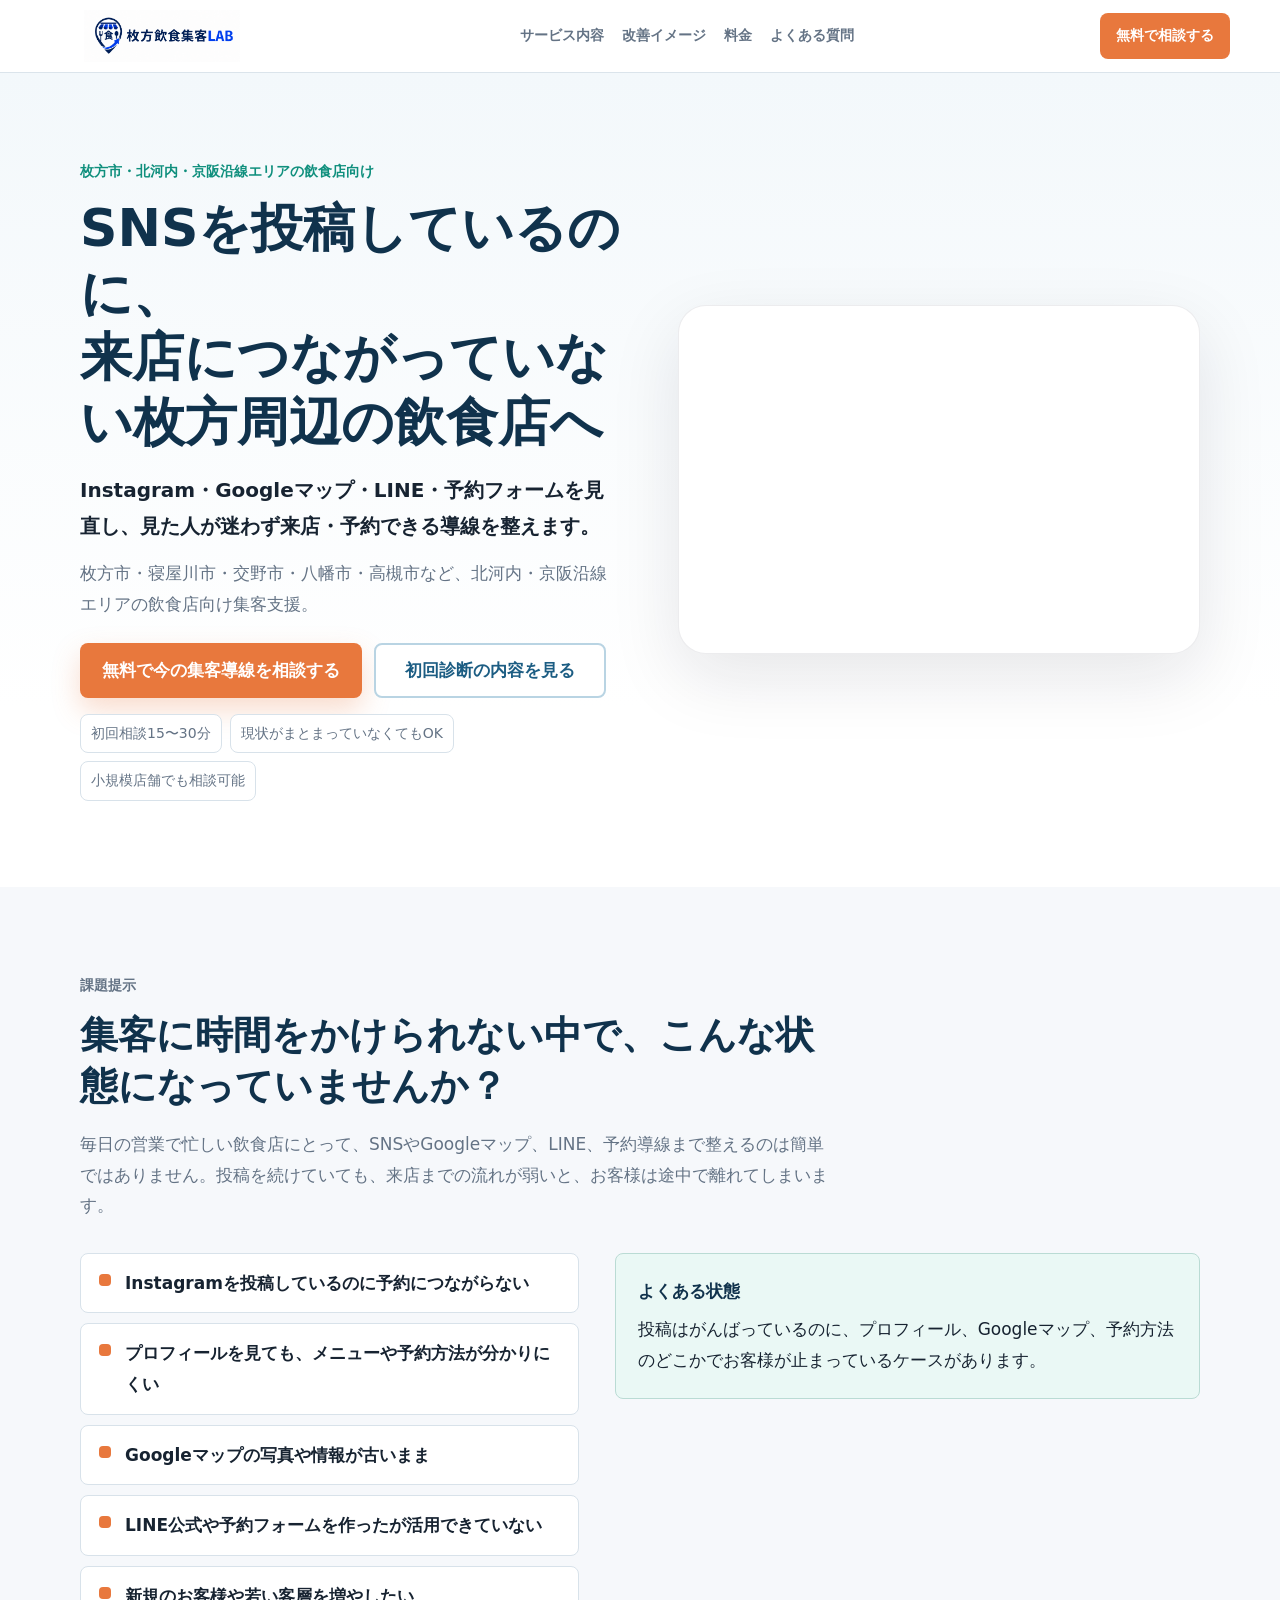
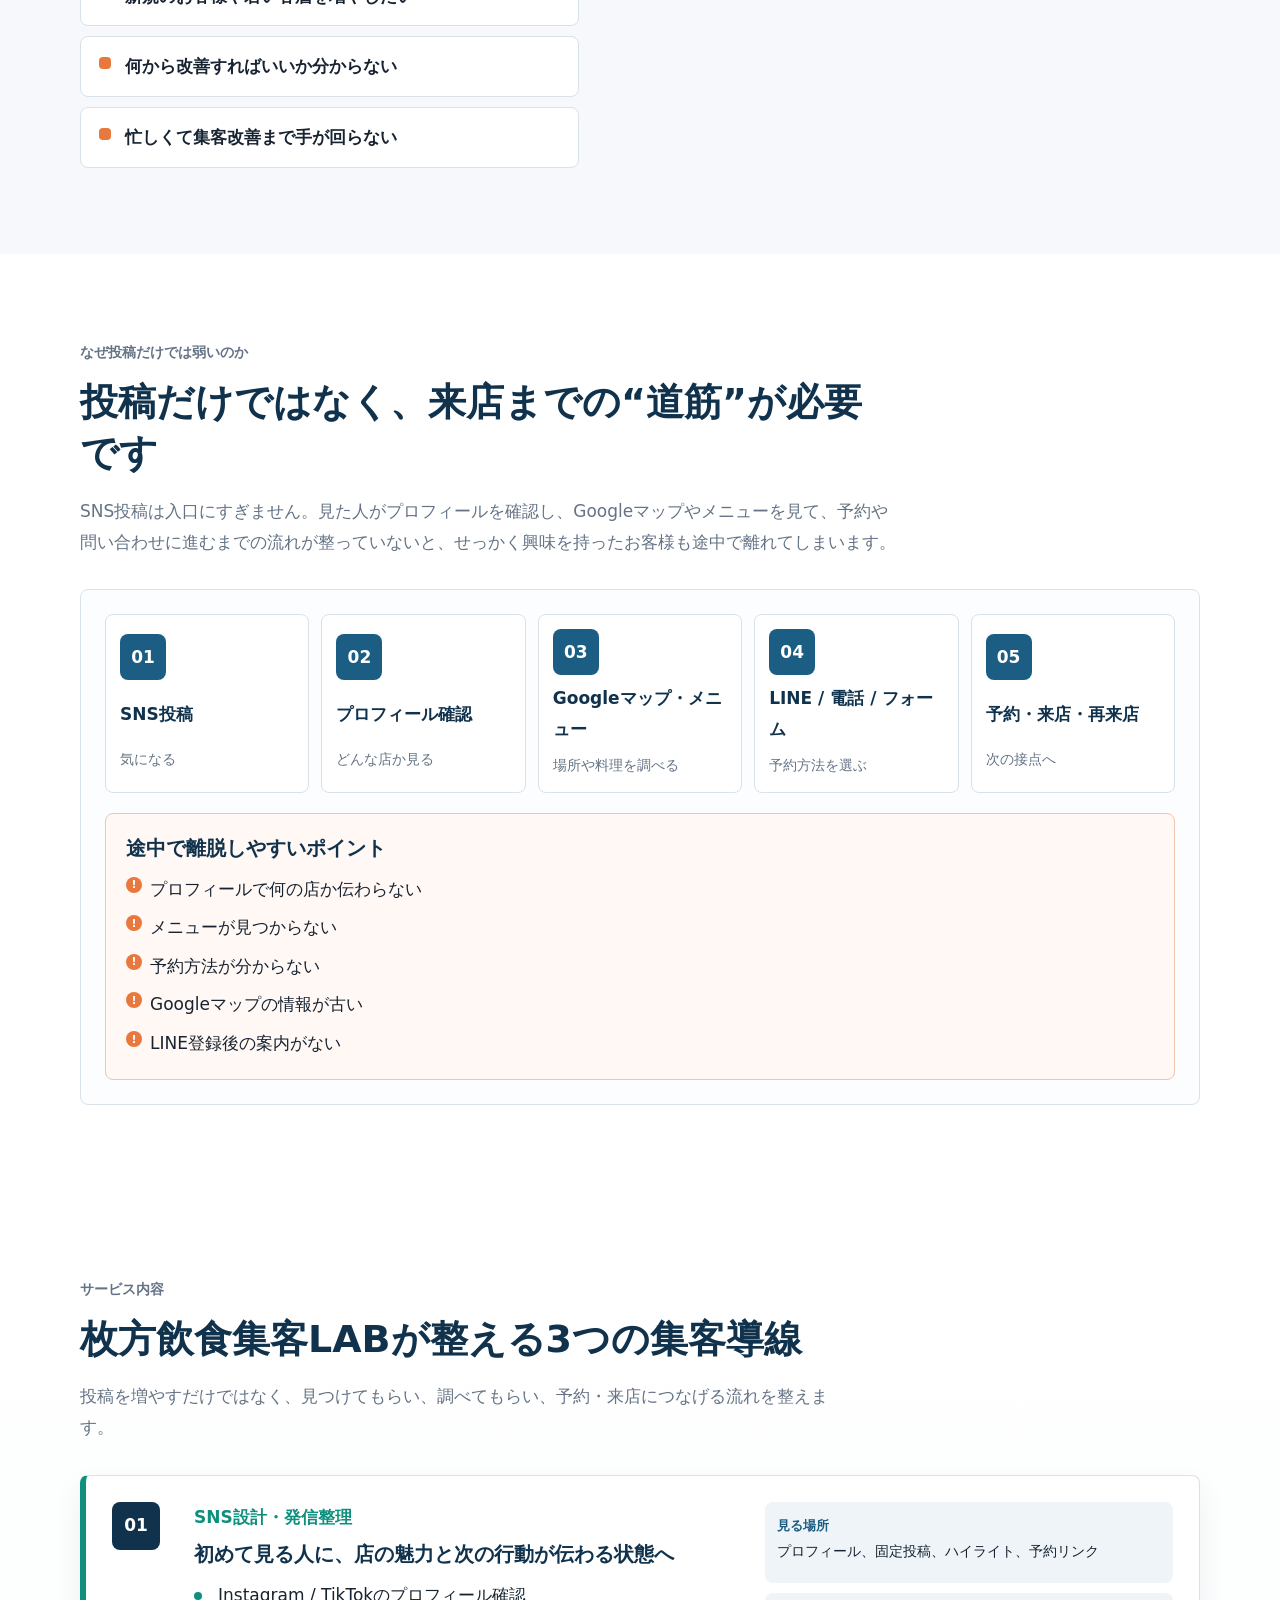
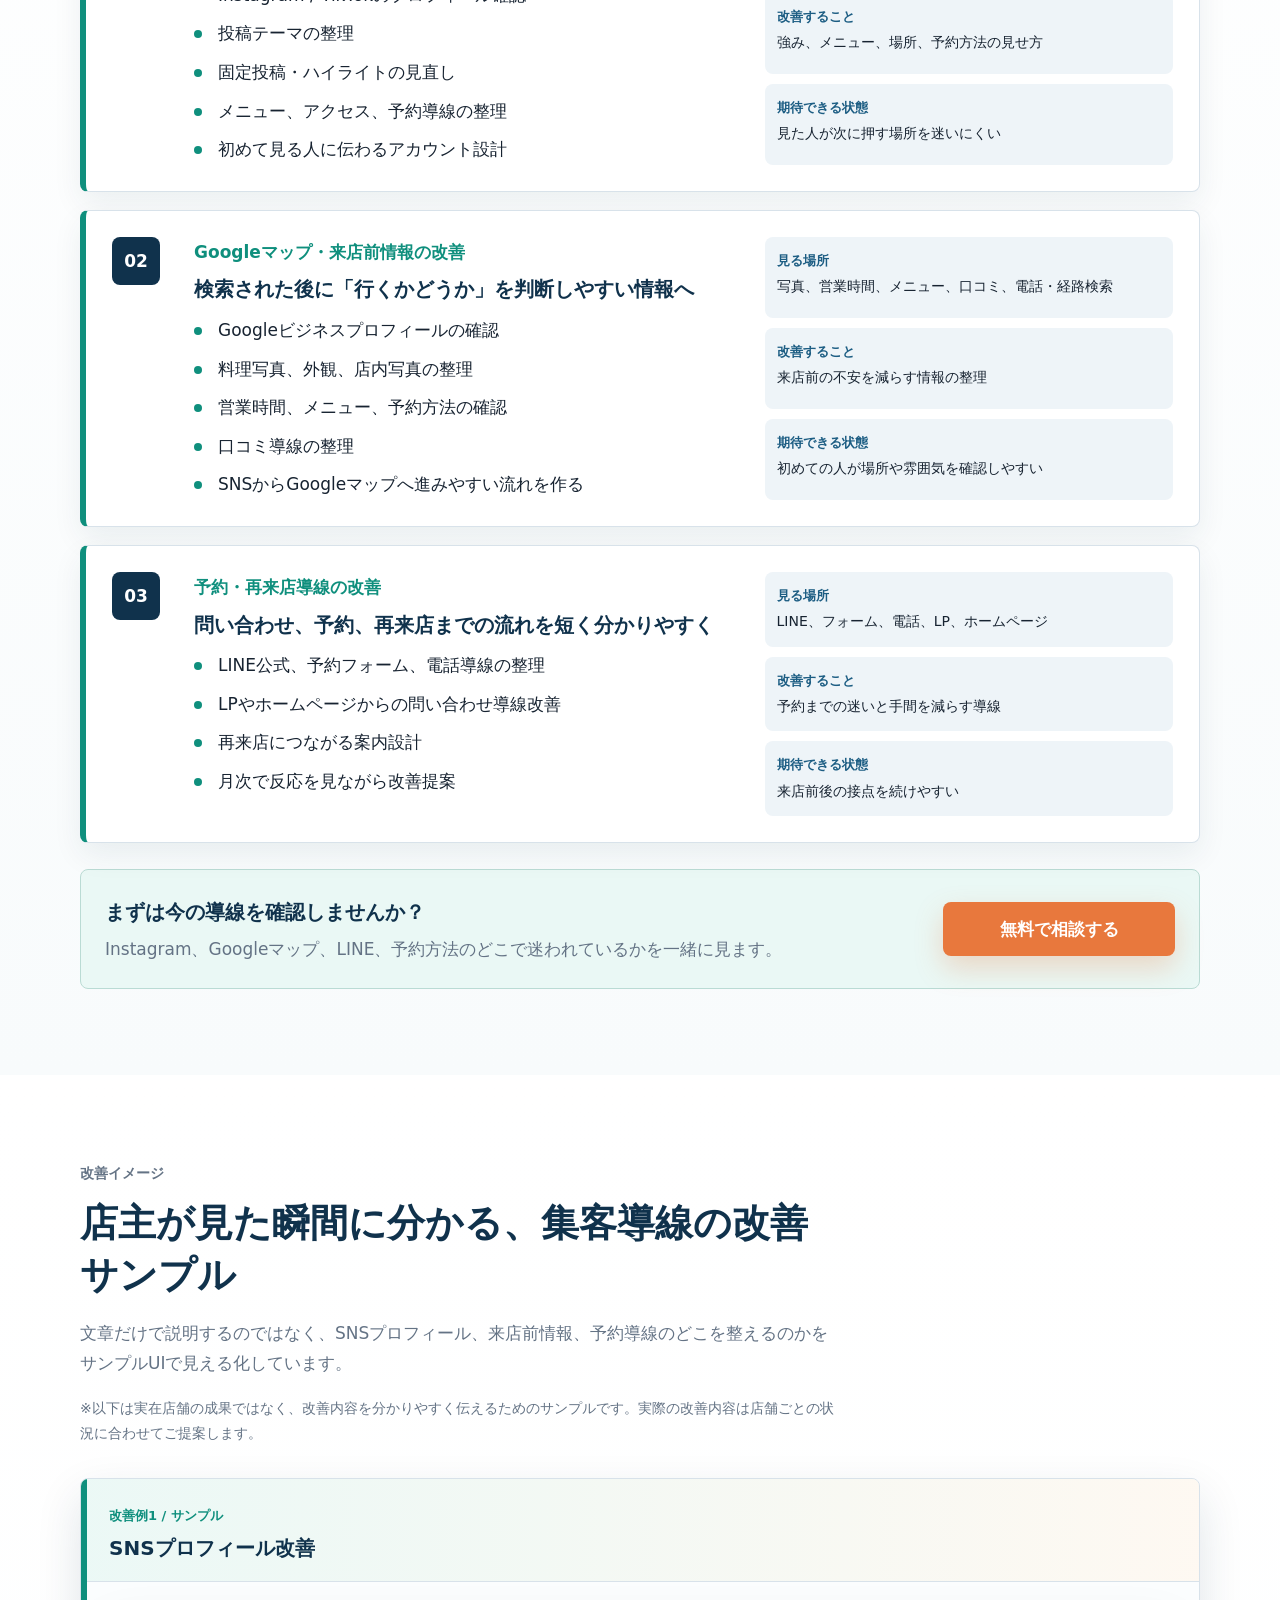
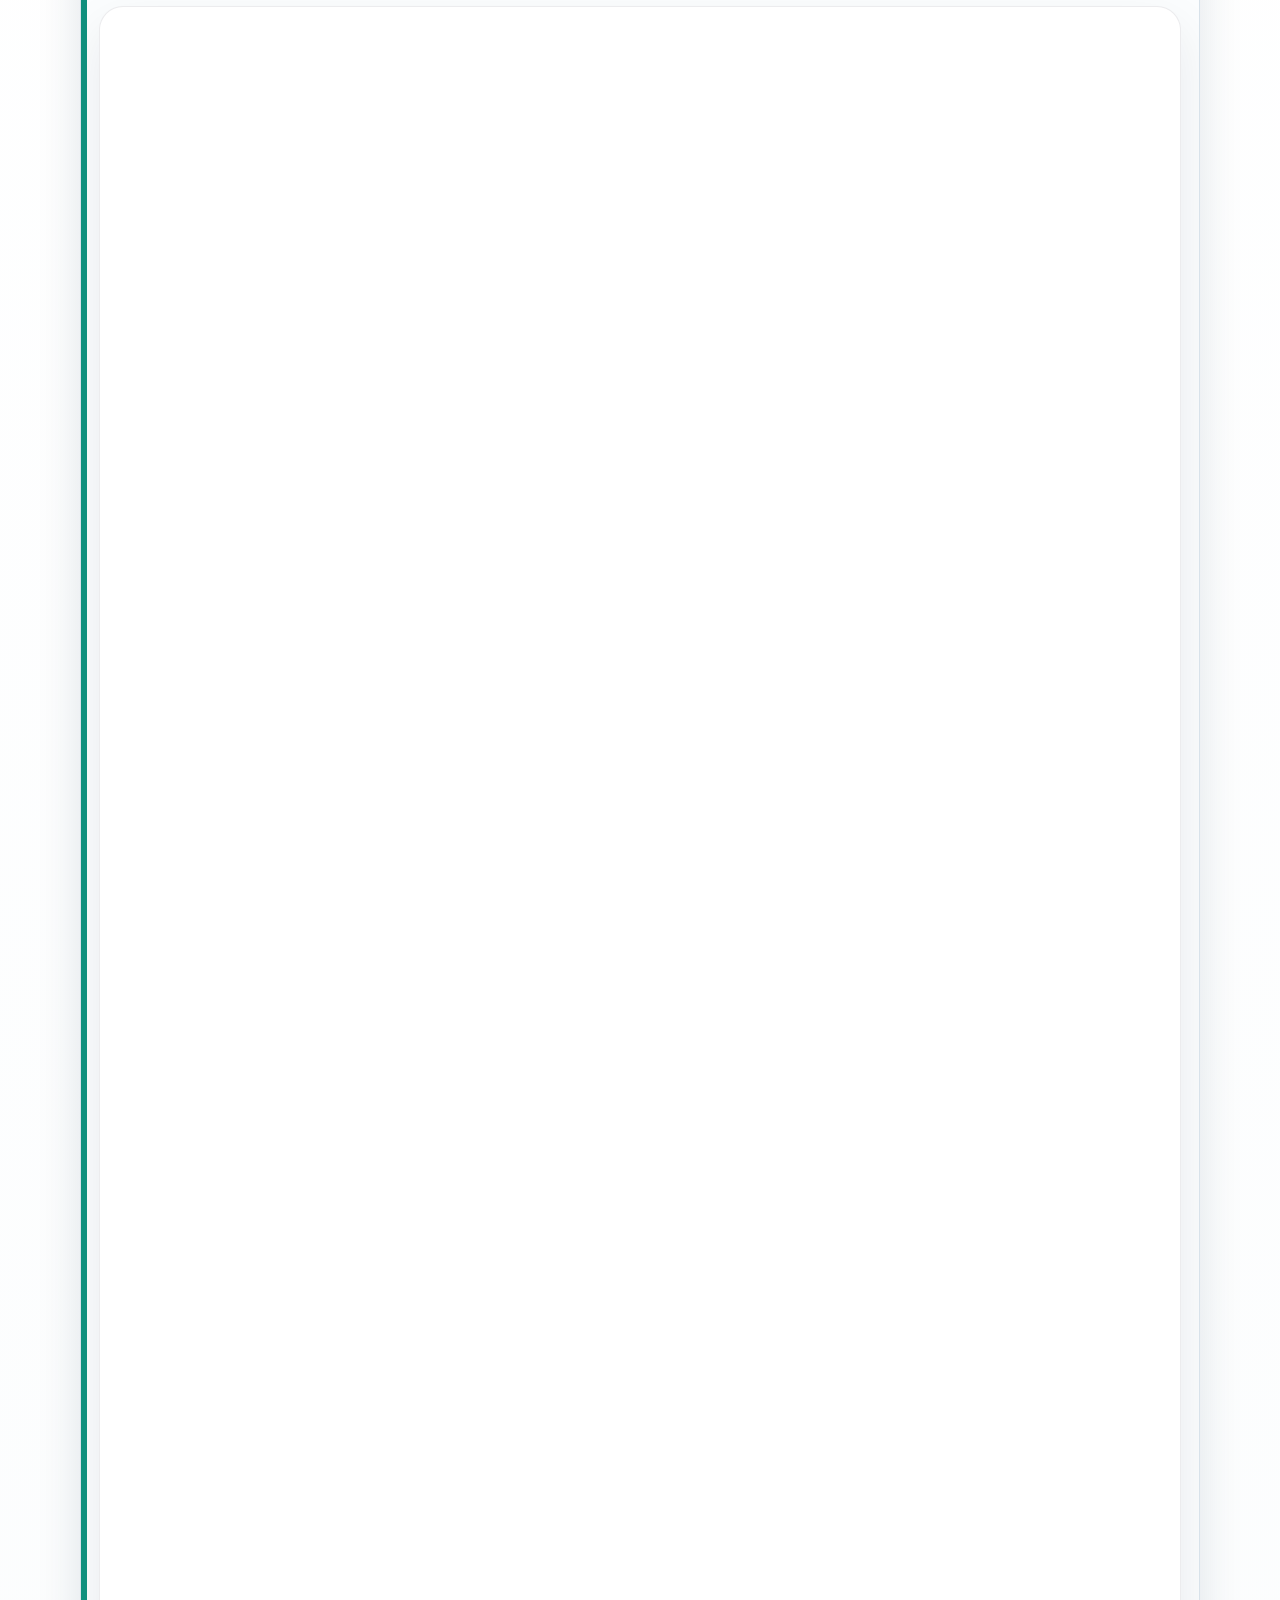
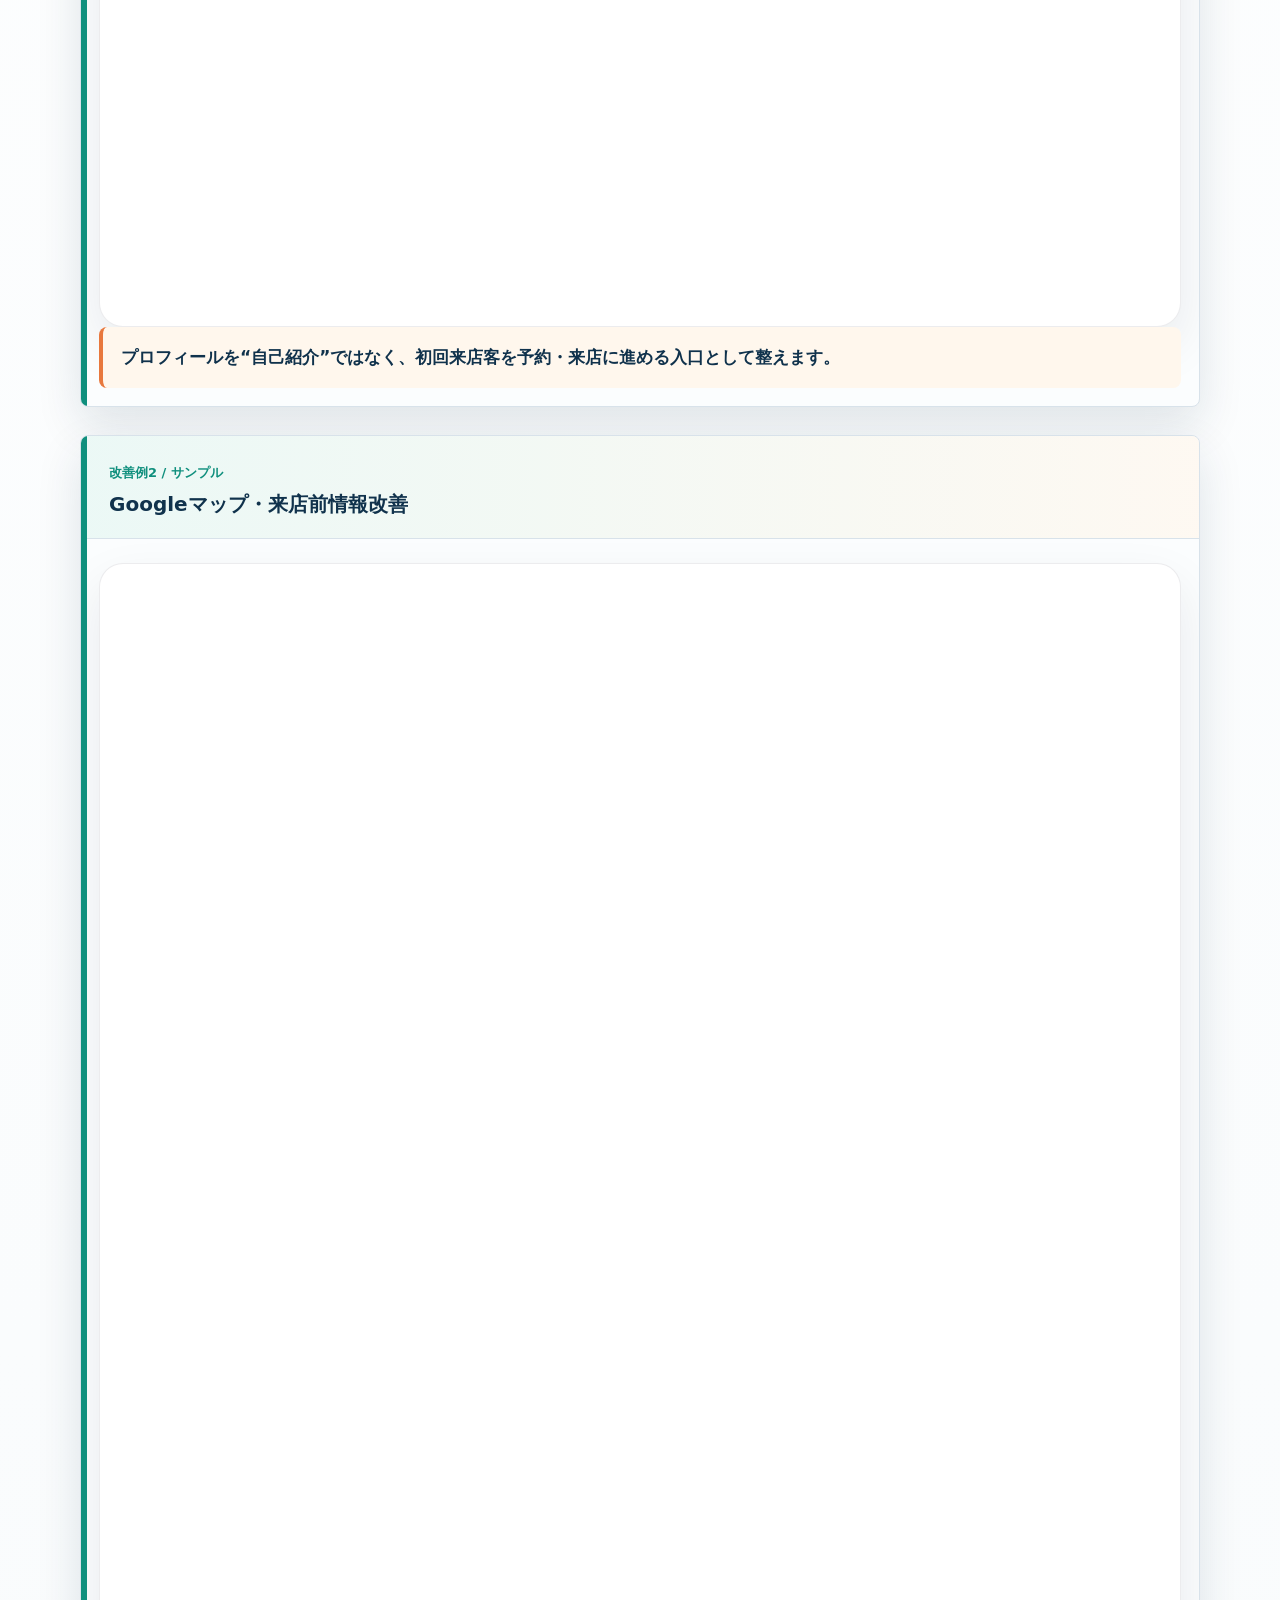
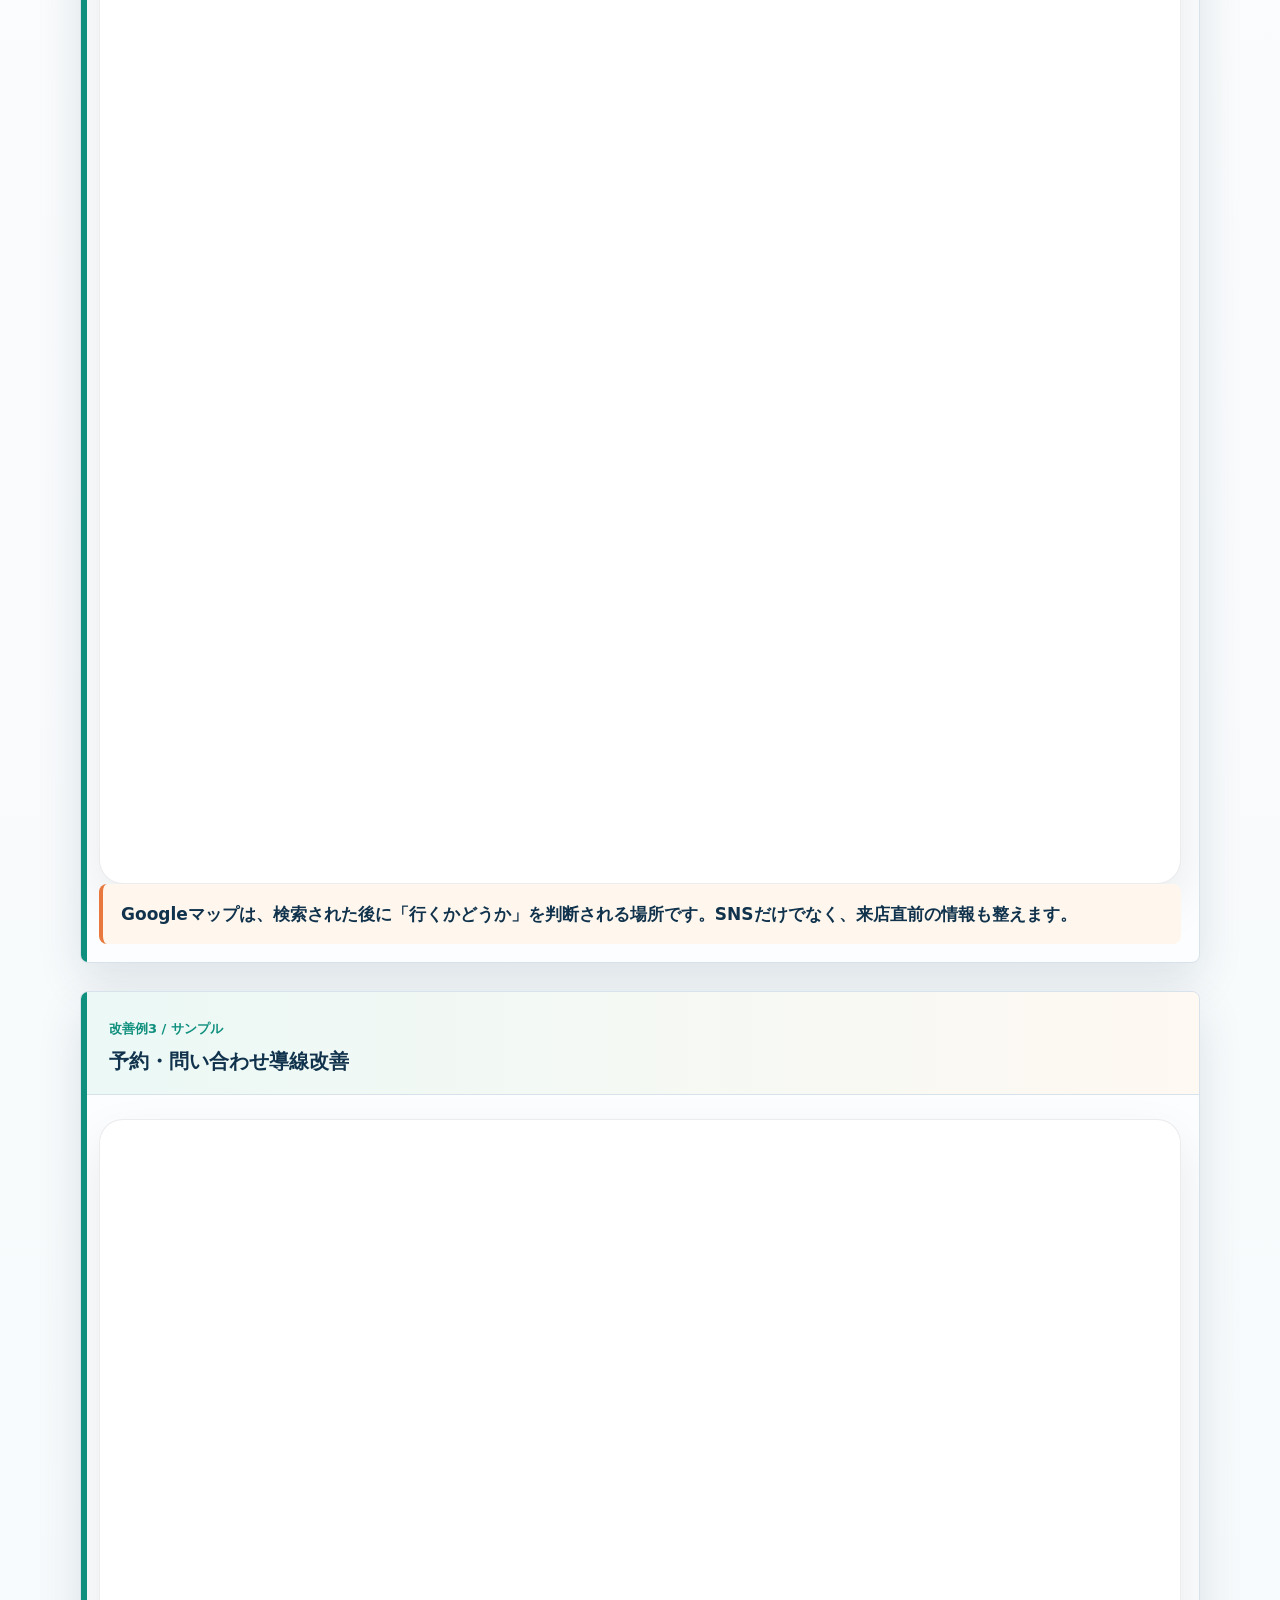
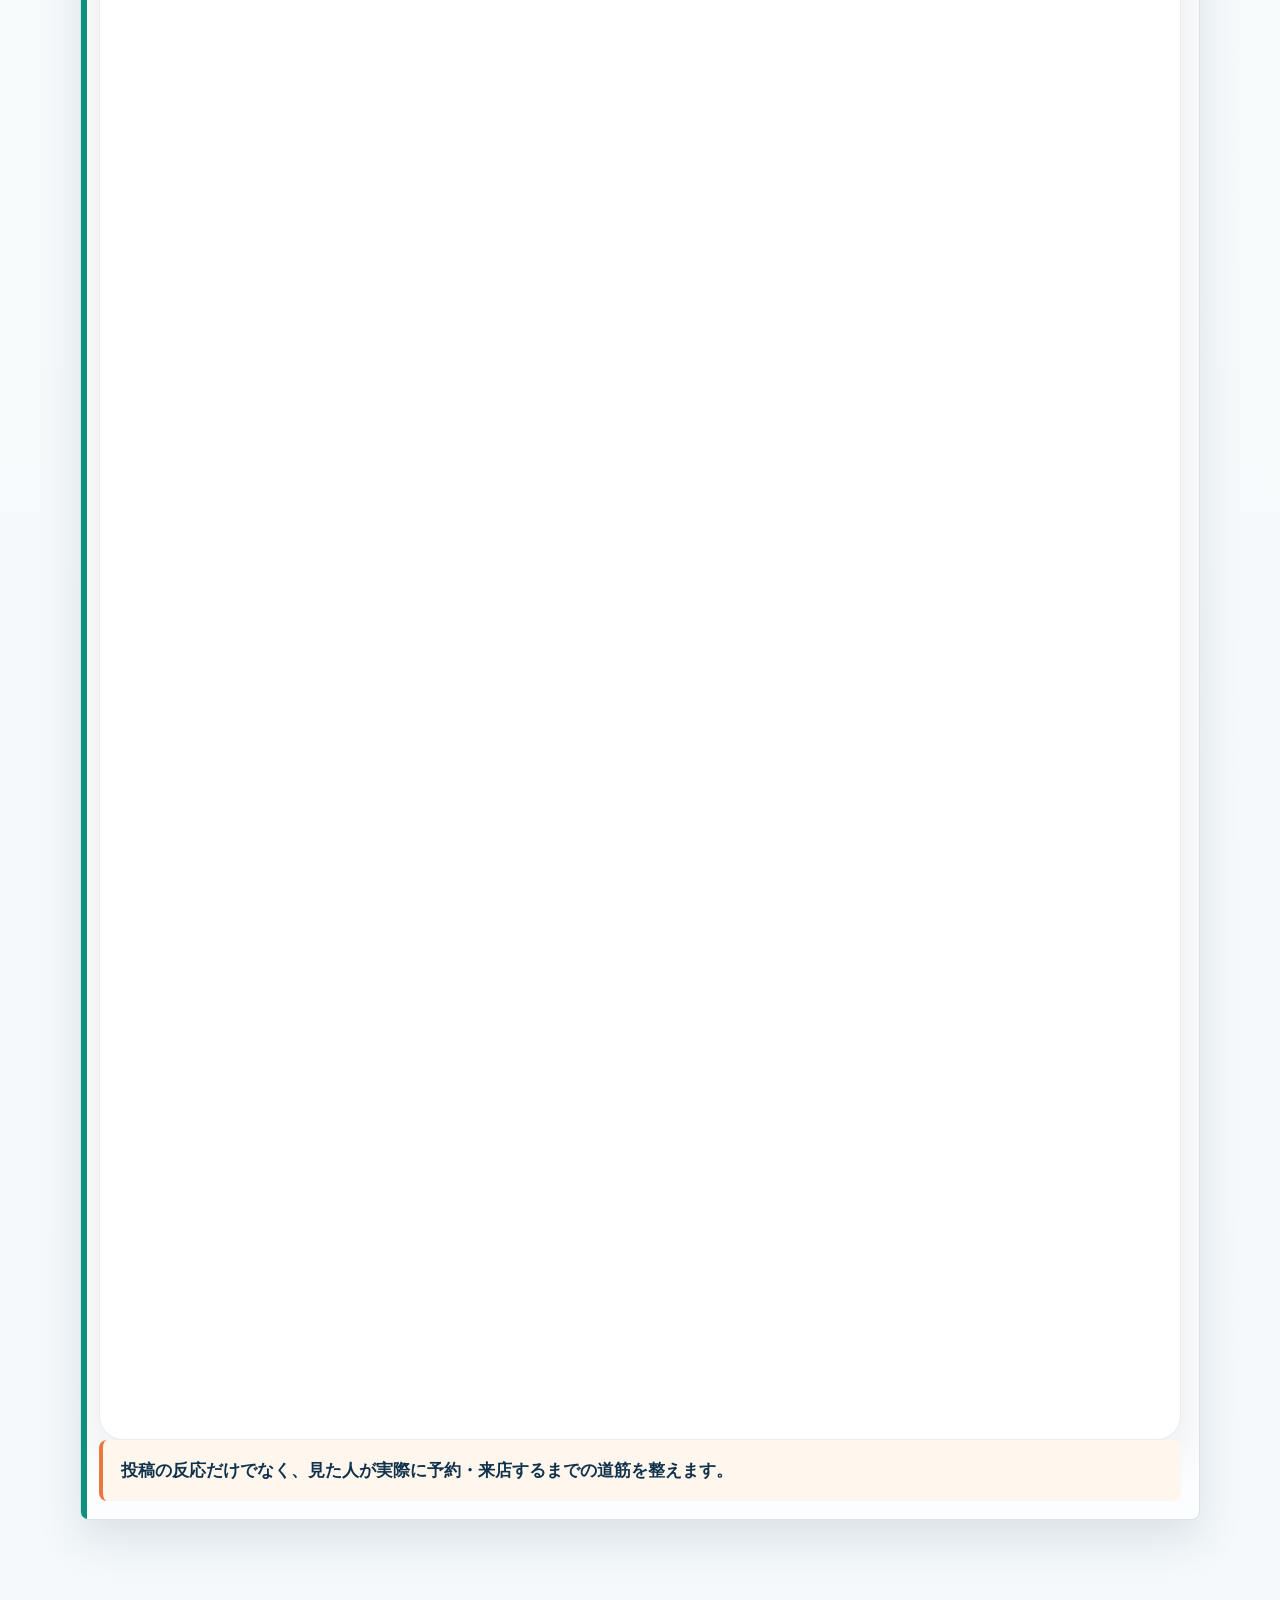
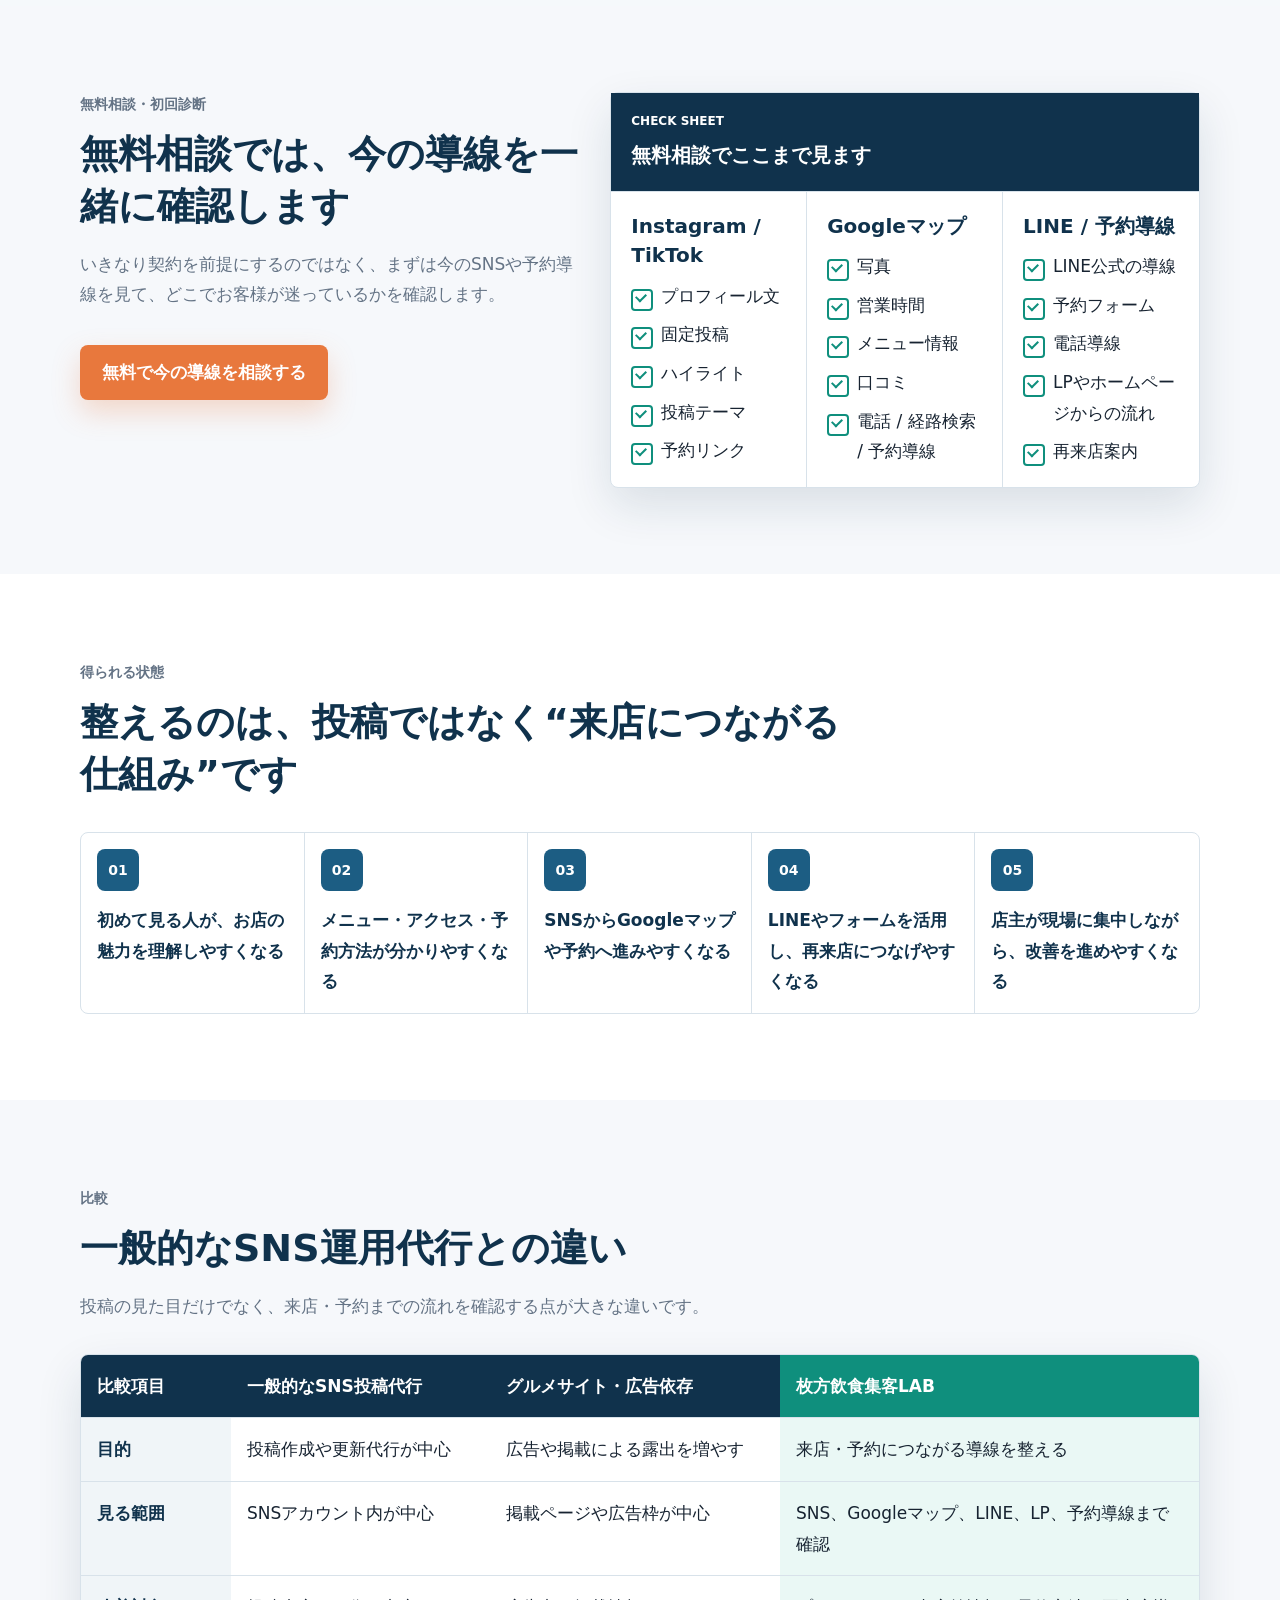
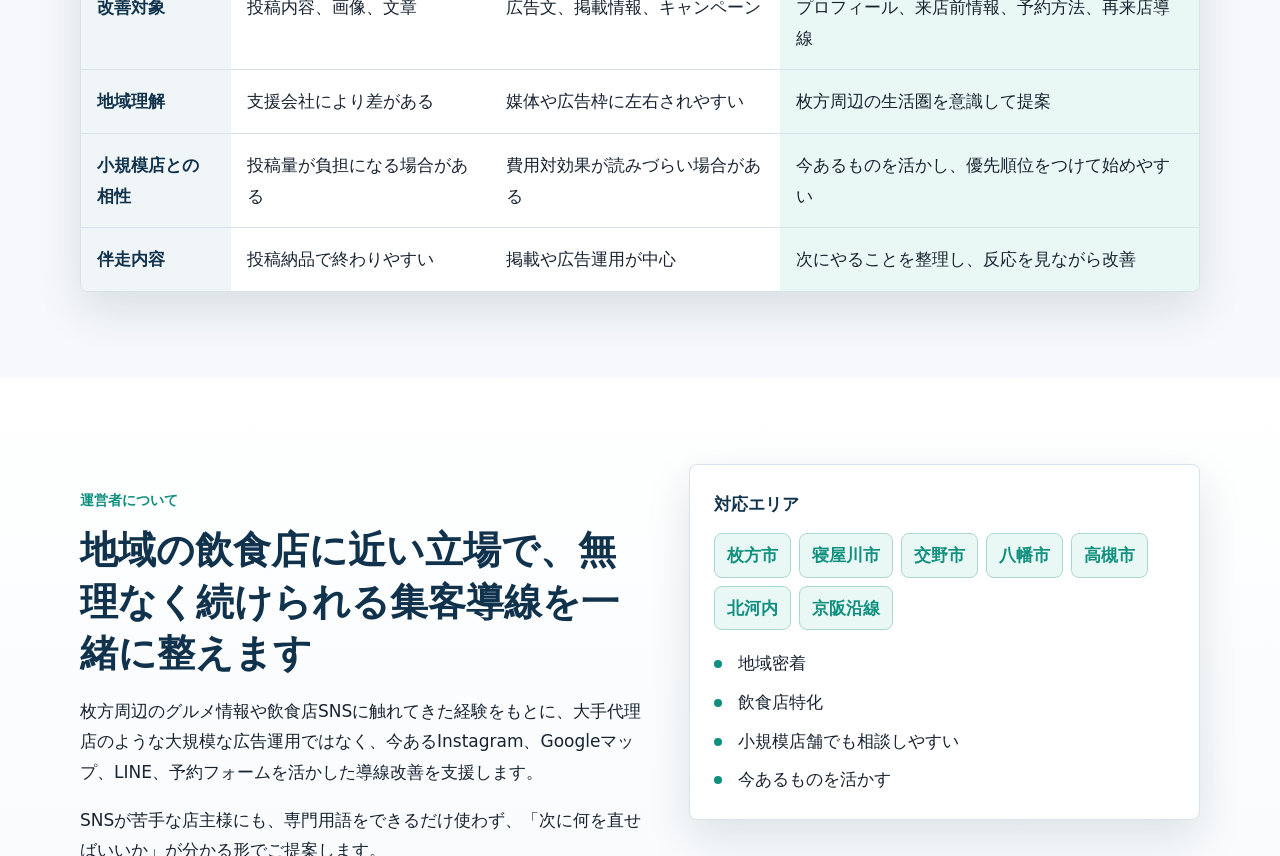
<file: index.html>
<!DOCTYPE html>
<html lang="ja">
<head>
  <meta charset="UTF-8">
  <meta name="viewport" content="width=device-width, initial-scale=1.0">
  <title>枚方の飲食店集客導線改善｜枚方飲食集客LAB</title>
  <meta name="description" content="枚方市・寝屋川市・交野市・八幡市・高槻市などの飲食店向けに、SNS・Googleマップ・LINE公式・予約フォーム・LPを整え、来店や予約につながる導線改善を支援します。無料相談・初回集客導線診断から始められます。">
  <meta name="google-site-verification" content="MD14YMlspKuAxLh0Ijfik8i6tKNVke8wj6avssrTmhw">
  <link rel="canonical" href="https://hirakata-inshoku-lab.netlify.app/">
  <meta property="og:type" content="website">
  <meta property="og:title" content="枚方の飲食店集客導線改善｜枚方飲食集客LAB">
  <meta property="og:description" content="SNS投稿だけで終わらせず、Instagram・Googleマップ・LINE公式・予約導線を整え、枚方周辺の飲食店の来店・予約につながる流れを作ります。">
  <meta property="og:url" content="https://hirakata-inshoku-lab.netlify.app/">
  <meta property="og:image" content="https://hirakata-inshoku-lab.netlify.app/images/hero-photo.jpg">
  <meta name="twitter:card" content="summary_large_image">
  <link rel="icon" href="images/logo-icon.png">
  <link rel="stylesheet" href="style.css">
  <script src="script.js" defer></script>
  <script type="application/ld+json">
  {
    "@context": "https://schema.org",
    "@type": "ProfessionalService",
    "name": "枚方飲食集客LAB",
    "url": "https://hirakata-inshoku-lab.netlify.app/",
    "logo": "https://hirakata-inshoku-lab.netlify.app/images/logo-horizontal.png",
    "image": "https://hirakata-inshoku-lab.netlify.app/images/hero-photo.jpg",
    "description": "枚方市・寝屋川市・交野市・八幡市・高槻市など北河内・京阪沿線エリアの飲食店向けに、SNS・Googleマップ・LINE公式・予約フォーム・LPを活用した集客導線改善を支援します。",
    "areaServed": [
      "枚方市",
      "寝屋川市",
      "交野市",
      "八幡市",
      "高槻市",
      "北河内",
      "京阪沿線"
    ],
    "serviceType": [
      "飲食店集客支援",
      "SNS運用代行",
      "Instagram集客支援",
      "Googleマップ改善",
      "LINE公式導線改善",
      "LP改善",
      "予約導線改善",
      "初回集客導線診断"
    ],
    "offers": [
      {
        "@type": "Offer",
        "name": "無料相談",
        "price": "0",
        "priceCurrency": "JPY"
      },
      {
        "@type": "Offer",
        "name": "初回集客導線診断",
        "priceSpecification": {
          "@type": "PriceSpecification",
          "priceCurrency": "JPY",
          "minPrice": "30000"
        }
      }
    ]
  }
  </script>
</head>
<body>
  <header class="site-header">
    <div class="header-inner">
      <a class="brand" href="#top" aria-label="枚方飲食集客LAB トップへ">
        <picture class="brand-picture">
          <source media="(max-width: 440px)" srcset="images/logo-icon.png">
          <img src="images/logo-horizontal.png" alt="枚方飲食集客LAB ロゴ" width="320" height="88">
        </picture>
      </a>

      <button class="nav-toggle" type="button" aria-label="メニューを開く" aria-controls="site-nav" aria-expanded="false">
        <span></span>
        <span></span>
        <span></span>
      </button>

      <nav id="site-nav" class="site-nav" aria-label="主要ナビゲーション">
        <a href="#pillars">サービス内容</a>
        <a href="#improvement">改善イメージ</a>
        <a href="#pricing">料金</a>
        <a href="#faq">よくある質問</a>
      </nav>

      <a class="header-cta" href="https://docs.google.com/forms/d/e/1FAIpQLSeF6iDq8pUbsbjHx9hHU5rHtEu4IAuaCSqkZSKJsNvo9KnTTw/viewform" data-cta>無料で相談する</a>
    </div>
  </header>

  <main id="top">
    <section class="hero section">
      <div class="container hero-grid">
        <div class="hero-copy">
          <p class="eyebrow">枚方市・北河内・京阪沿線エリアの飲食店向け</p>
          <h1>SNSを投稿している<span class="mobile-break"><br></span>のに、<br>来店につながっていない<span class="mobile-break"><br></span>枚方周辺の飲食店へ</h1>
          <p class="hero-lead">
            Instagram・Googleマップ・LINE・予約フォームを見直し、見た人が迷わず来店・予約できる導線を整えます。
          </p>
          <p class="hero-area">
            枚方市・寝屋川市・交野市・八幡市・高槻市など、北河内・京阪沿線エリアの飲食店向け集客支援。
          </p>
          <div class="cta-row">
            <a class="button button-primary" href="https://docs.google.com/forms/d/e/1FAIpQLSeF6iDq8pUbsbjHx9hHU5rHtEu4IAuaCSqkZSKJsNvo9KnTTw/viewform" data-cta>無料で今の集客導線を相談する</a>
            <a class="button button-secondary" href="#diagnosis">初回診断の内容を見る</a>
          </div>
          <ul class="hero-trust" aria-label="無料相談の補足">
            <li>初回相談15〜30分</li>
            <li>現状がまとまっていなくてもOK</li>
            <li>小規模店舗でも相談可能</li>
          </ul>
        </div>

        <div class="hero-visual hero-visual-image" aria-label="SNSから来店までの導線イメージ">
          <figure class="hero-profile-figure">
            <picture>
              <source
                media="(max-width: 640px)"
                srcset="images/hero-profile-after-mobile.png"
              >
              <img
                src="images/hero-profile-after.png"
                alt="改善後のSNSプロフィールと来店までの導線イメージ"
                width="1536"
                height="864"
                decoding="async"
                fetchpriority="high"
              >
            </picture>
          </figure>
        </div>
      </div>
    </section>

    <section id="problem" class="section problem-section">
      <div class="container">
        <div class="section-heading">
          <p class="eyebrow">課題提示</p>
          <h2>集客に時間をかけられない中で、こんな状態になっていませんか？</h2>
          <p>
            毎日の営業で忙しい飲食店にとって、SNSやGoogleマップ、LINE、予約導線まで整えるのは簡単ではありません。投稿を続けていても、来店までの流れが弱いと、お客様は途中で離れてしまいます。
          </p>
        </div>

        <div class="problem-layout">
          <ul class="problem-checks">
            <li>Instagramを投稿しているのに予約につながらない</li>
            <li>プロフィールを見ても、メニューや予約方法が分かりにくい</li>
            <li>Googleマップの写真や情報が古いまま</li>
            <li>LINE公式や予約フォームを作ったが活用できていない</li>
            <li>新規のお客様や若い客層を増やしたい</li>
            <li>何から改善すればいいか分からない</li>
            <li>忙しくて集客改善まで手が回らない</li>
          </ul>

          <aside class="owner-note">
            <p class="note-title">よくある状態</p>
            <p>
              投稿はがんばっているのに、プロフィール、Googleマップ、予約方法のどこかでお客様が止まっているケースがあります。
            </p>
          </aside>
        </div>
      </div>
    </section>

    <section id="pathway" class="section pathway-section">
      <div class="container">
        <div class="section-heading narrow">
          <p class="eyebrow">なぜ投稿だけでは弱いのか</p>
          <h2>投稿だけではなく、来店までの“道筋”が必要です</h2>
          <p>
            SNS投稿は入口にすぎません。見た人がプロフィールを確認し、Googleマップやメニューを見て、予約や問い合わせに進むまでの流れが整っていないと、せっかく興味を持ったお客様も途中で離れてしまいます。
          </p>
        </div>

        <div class="pathway-panel">
          <ol class="pathway-flow">
            <li>
              <span>01</span>
              <strong>SNS投稿</strong>
              <small>気になる</small>
            </li>
            <li>
              <span>02</span>
              <strong>プロフィール確認</strong>
              <small>どんな店か見る</small>
            </li>
            <li>
              <span>03</span>
              <strong>Googleマップ・メニュー</strong>
              <small>場所や料理を調べる</small>
            </li>
            <li>
              <span>04</span>
              <strong>LINE / 電話 / フォーム</strong>
              <small>予約方法を選ぶ</small>
            </li>
            <li>
              <span>05</span>
              <strong>予約・来店・再来店</strong>
              <small>次の接点へ</small>
            </li>
          </ol>

          <div class="dropoff-box">
            <h3>途中で離脱しやすいポイント</h3>
            <ul>
              <li>プロフィールで何の店か伝わらない</li>
              <li>メニューが見つからない</li>
              <li>予約方法が分からない</li>
              <li>Googleマップの情報が古い</li>
              <li>LINE登録後の案内がない</li>
            </ul>
          </div>
        </div>
      </div>
    </section>

    <section id="pillars" class="section pillars-section">
      <div class="container">
        <div class="section-heading">
          <p class="eyebrow">サービス内容</p>
          <h2>枚方飲食集客LABが整える3つの集客導線</h2>
          <p>
            投稿を増やすだけではなく、見つけてもらい、調べてもらい、予約・来店につなげる流れを整えます。
          </p>
        </div>

        <div class="pillar-stack">
          <article class="pillar-block">
            <div class="pillar-number">01</div>
            <div class="pillar-main">
              <p class="pillar-kicker">SNS設計・発信整理</p>
              <h3>初めて見る人に、店の魅力と次の行動が伝わる状態へ</h3>
              <ul>
                <li>Instagram / TikTokのプロフィール確認</li>
                <li>投稿テーマの整理</li>
                <li>固定投稿・ハイライトの見直し</li>
                <li>メニュー、アクセス、予約導線の整理</li>
                <li>初めて見る人に伝わるアカウント設計</li>
              </ul>
            </div>
            <dl class="pillar-meta">
              <div>
                <dt>見る場所</dt>
                <dd>プロフィール、固定投稿、ハイライト、予約リンク</dd>
              </div>
              <div>
                <dt>改善すること</dt>
                <dd>強み、メニュー、場所、予約方法の見せ方</dd>
              </div>
              <div>
                <dt>期待できる状態</dt>
                <dd>見た人が次に押す場所を迷いにくい</dd>
              </div>
            </dl>
          </article>

          <article class="pillar-block">
            <div class="pillar-number">02</div>
            <div class="pillar-main">
              <p class="pillar-kicker">Googleマップ・来店前情報の改善</p>
              <h3>検索された後に「行くかどうか」を判断しやすい情報へ</h3>
              <ul>
                <li>Googleビジネスプロフィールの確認</li>
                <li>料理写真、外観、店内写真の整理</li>
                <li>営業時間、メニュー、予約方法の確認</li>
                <li>口コミ導線の整理</li>
                <li>SNSからGoogleマップへ進みやすい流れを作る</li>
              </ul>
            </div>
            <dl class="pillar-meta">
              <div>
                <dt>見る場所</dt>
                <dd>写真、営業時間、メニュー、口コミ、電話・経路検索</dd>
              </div>
              <div>
                <dt>改善すること</dt>
                <dd>来店前の不安を減らす情報の整理</dd>
              </div>
              <div>
                <dt>期待できる状態</dt>
                <dd>初めての人が場所や雰囲気を確認しやすい</dd>
              </div>
            </dl>
          </article>

          <article class="pillar-block">
            <div class="pillar-number">03</div>
            <div class="pillar-main">
              <p class="pillar-kicker">予約・再来店導線の改善</p>
              <h3>問い合わせ、予約、再来店までの流れを短く分かりやすく</h3>
              <ul>
                <li>LINE公式、予約フォーム、電話導線の整理</li>
                <li>LPやホームページからの問い合わせ導線改善</li>
                <li>再来店につながる案内設計</li>
                <li>月次で反応を見ながら改善提案</li>
              </ul>
            </div>
            <dl class="pillar-meta">
              <div>
                <dt>見る場所</dt>
                <dd>LINE、フォーム、電話、LP、ホームページ</dd>
              </div>
              <div>
                <dt>改善すること</dt>
                <dd>予約までの迷いと手間を減らす導線</dd>
              </div>
              <div>
                <dt>期待できる状態</dt>
                <dd>来店前後の接点を続けやすい</dd>
              </div>
            </dl>
          </article>
        </div>

        <div class="inline-cta">
          <div>
            <strong>まずは今の導線を確認しませんか？</strong>
            <p>Instagram、Googleマップ、LINE、予約方法のどこで迷われているかを一緒に見ます。</p>
          </div>
          <a class="button button-primary" href="https://docs.google.com/forms/d/e/1FAIpQLSeF6iDq8pUbsbjHx9hHU5rHtEu4IAuaCSqkZSKJsNvo9KnTTw/viewform" data-cta>無料で相談する</a>
        </div>
      </div>
    </section>

    <section id="improvement" class="section improvement-section">
      <div class="container">
        <div class="section-heading">
          <p class="eyebrow">改善イメージ</p>
          <h2>店主が見た瞬間に分かる、集客導線の改善サンプル</h2>
          <p>
            文章だけで説明するのではなく、SNSプロフィール、来店前情報、予約導線のどこを整えるのかをサンプルUIで見える化しています。
          </p>
          <p class="section-note">
            ※以下は実在店舗の成果ではなく、改善内容を分かりやすく伝えるためのサンプルです。実際の改善内容は店舗ごとの状況に合わせてご提案します。
          </p>
        </div>

        <div class="sample-case-list">
          <article class="sample-case">
            <header class="sample-case-header">
              <span>改善例1 / サンプル</span>
              <h3>SNSプロフィール改善</h3>
            </header>

            <figure class="replaceable-image-slot" data-image-src="images/before-after-sns.png">
              <picture>
                <source
                  media="(max-width: 640px)"
                  srcset="images/before-after-sns-mobile.png"
                >
                <img
                  src="images/before-after-sns.png"
                  alt="SNSプロフィール改善のBefore/Afterサンプル"
                  loading="lazy"
                  decoding="async"
                >
              </picture>
            </figure>

            <div class="visual-before-after">
              <div class="visual-state visual-before">
                <p class="state-label">Before</p>
                <div class="phone-sample weak-profile" aria-label="改善前のSNSプロフィール風サンプル">
                  <div class="phone-bar"></div>
                  <div class="sample-profile-head">
                    <span class="sample-avatar muted"></span>
                    <div>
                      <strong>お店のアカウント</strong>
                      <small>おいしい料理を出しています</small>
                    </div>
                  </div>
                  <div class="bio-lines muted-lines">
                    <span></span>
                    <span></span>
                    <span class="short"></span>
                  </div>
                  <div class="weak-link">予約はこちら</div>
                  <div class="highlight-row unorganized">
                    <span>日々</span>
                    <span>写真</span>
                    <span>その他</span>
                  </div>
                  <div class="missing-posts">
                    <span>固定投稿なし</span>
                  </div>
                </div>
                <ul class="sample-points warning-list">
                  <li>プロフィール文があいまい</li>
                  <li>何のお店か一瞬で分からない</li>
                  <li>予約リンクが目立たない</li>
                  <li>ハイライトが未整理</li>
                  <li>固定投稿がない</li>
                </ul>
              </div>

              <div class="visual-arrow" aria-hidden="true">→</div>

              <div class="visual-state visual-after">
                <p class="state-label">After</p>
                <div class="phone-sample strong-profile" aria-label="改善後のSNSプロフィール風サンプル">
                  <div class="phone-bar"></div>
                  <div class="sample-profile-head">
                    <span class="sample-avatar active"></span>
                    <div>
                      <strong>枚方市駅近くの和食ランチ</strong>
                      <small>旬の定食と夜の小宴会</small>
                    </div>
                  </div>
                  <div class="profile-action-row">
                    <span>メニュー</span>
                    <span>アクセス</span>
                    <span>予約</span>
                  </div>
                  <div class="highlight-row organized">
                    <span>メニュー</span>
                    <span>店内</span>
                    <span>予約</span>
                    <span>アクセス</span>
                  </div>
                  <div class="fixed-posts">
                    <span>人気メニュー</span>
                    <span>初めての方へ</span>
                    <span>アクセス</span>
                  </div>
                </div>
                <ul class="sample-points check-list-visual">
                  <li>業態、場所、強みが一文で分かる</li>
                  <li>メニュー、アクセス、予約導線をボタン風に整理</li>
                  <li>固定投稿に「人気メニュー」「初めての方へ」「アクセス」を配置</li>
                  <li>ハイライトを「メニュー」「店内」「予約」「アクセス」に整理</li>
                </ul>
              </div>
            </div>

            <p class="case-point">プロフィールを“自己紹介”ではなく、初回来店客を予約・来店に進める入口として整えます。</p>
          </article>

          <article class="sample-case">
            <header class="sample-case-header">
              <span>改善例2 / サンプル</span>
              <h3>Googleマップ・来店前情報改善</h3>
            </header>

            <figure class="replaceable-image-slot" data-image-src="images/before-after-google-map.png">
              <picture>
                <source
                  media="(max-width: 640px)"
                  srcset="images/before-after-google-map-mobile.png"
                >
                <img
                  src="images/before-after-google-map.png"
                  alt="Googleマップ来店前情報改善のBefore/Afterサンプル"
                  loading="lazy"
                  decoding="async"
                >
              </picture>
            </figure>

            <div class="visual-before-after">
              <div class="visual-state visual-before">
                <p class="state-label">Before</p>
                <div class="map-sample weak-map" aria-label="改善前の来店前情報カード風サンプル">
                  <div class="map-photo-grid sparse">
                    <span></span>
                    <span></span>
                    <span></span>
                  </div>
                  <div class="map-info-card">
                    <strong>地域の飲食店</strong>
                    <small>情報が少なく、初めての人が判断しにくい</small>
                    <div class="map-alert-row">
                      <span>営業時間未確認</span>
                      <span>メニュー古い</span>
                    </div>
                  </div>
                </div>
                <ul class="sample-points warning-list">
                  <li>料理写真が少ない</li>
                  <li>外観や入口が分からない</li>
                  <li>メニュー情報が古い</li>
                  <li>営業時間が不安</li>
                  <li>口コミ返信が止まっている</li>
                </ul>
              </div>

              <div class="visual-arrow" aria-hidden="true">→</div>

              <div class="visual-state visual-after">
                <p class="state-label">After</p>
                <div class="map-sample strong-map" aria-label="改善後の来店前情報カード風サンプル">
                  <div class="map-photo-grid organized-photos">
                    <span>看板料理</span>
                    <span>外観</span>
                    <span>店内</span>
                    <span>席</span>
                  </div>
                  <div class="map-info-card">
                    <strong>来店前に知りたい情報を整理</strong>
                    <small>営業時間・電話・経路・予約方法を確認しやすく</small>
                    <div class="map-action-row">
                      <span>電話</span>
                      <span>経路</span>
                      <span>予約</span>
                    </div>
                  </div>
                </div>
                <ul class="sample-points check-list-visual">
                  <li>看板料理、外観、店内、席の写真を整理</li>
                  <li>営業時間、電話、経路、予約方法が分かる</li>
                  <li>初めての人が来店判断しやすい情報に整理</li>
                  <li>SNSからGoogleマップへ進みやすい導線を作る</li>
                </ul>
              </div>
            </div>

            <p class="case-point">Googleマップは、検索された後に「行くかどうか」を判断される場所です。SNSだけでなく、来店直前の情報も整えます。</p>
          </article>

          <article class="sample-case">
            <header class="sample-case-header">
              <span>改善例3 / サンプル</span>
              <h3>予約・問い合わせ導線改善</h3>
            </header>

            <figure class="replaceable-image-slot" data-image-src="images/before-after-reservation.png">
              <picture>
                <source
                  media="(max-width: 640px)"
                  srcset="images/before-after-reservation-mobile.png"
                >
                <img
                  src="images/before-after-reservation.png"
                  alt="予約導線改善のBefore/Afterサンプル"
                  loading="lazy"
                  decoding="async"
                >
              </picture>
            </figure>

            <div class="visual-before-after">
              <div class="visual-state visual-before">
                <p class="state-label">Before</p>
                <ol class="route-sample weak-route" aria-label="離脱が起きる導線図サンプル">
                  <li><span>SNS投稿</span></li>
                  <li><span>プロフィール確認</span></li>
                  <li class="drop-step"><span>予約方法が分からない</span></li>
                  <li class="lost-step"><span>離脱</span></li>
                </ol>
              </div>

              <div class="visual-arrow" aria-hidden="true">→</div>

              <div class="visual-state visual-after">
                <p class="state-label">After</p>
                <ol class="route-sample strong-route" aria-label="予約まで進む導線図サンプル">
                  <li><span>SNS投稿</span></li>
                  <li><span>メニュー確認</span></li>
                  <li><span>Googleマップ確認</span></li>
                  <li><span>LINE / フォーム / 電話</span></li>
                  <li class="goal-step"><span>予約・来店</span></li>
                </ol>
              </div>
            </div>

            <p class="case-point">投稿の反応だけでなく、見た人が実際に予約・来店するまでの道筋を整えます。</p>
          </article>
        </div>
      </div>
    </section>

    <section id="diagnosis" class="section diagnosis-section">
      <div class="container diagnosis-grid">
        <div class="section-heading sticky-heading">
          <p class="eyebrow">無料相談・初回診断</p>
          <h2>無料相談では、今の導線を一緒に確認します</h2>
          <p>
            いきなり契約を前提にするのではなく、まずは今のSNSや予約導線を見て、どこでお客様が迷っているかを確認します。
          </p>
          <a class="button button-primary" href="https://docs.google.com/forms/d/e/1FAIpQLSeF6iDq8pUbsbjHx9hHU5rHtEu4IAuaCSqkZSKJsNvo9KnTTw/viewform" data-cta>無料で今の導線を相談する</a>
        </div>

        <div class="diagnosis-sheet" aria-label="無料相談で確認するチェック項目">
          <div class="sheet-header">
            <span>CHECK SHEET</span>
            <strong>無料相談でここまで見ます</strong>
          </div>
          <div class="sheet-columns">
            <section>
              <h3>Instagram / TikTok</h3>
              <ul>
                <li>プロフィール文</li>
                <li>固定投稿</li>
                <li>ハイライト</li>
                <li>投稿テーマ</li>
                <li>予約リンク</li>
              </ul>
            </section>
            <section>
              <h3>Googleマップ</h3>
              <ul>
                <li>写真</li>
                <li>営業時間</li>
                <li>メニュー情報</li>
                <li>口コミ</li>
                <li>電話 / 経路検索 / 予約導線</li>
              </ul>
            </section>
            <section>
              <h3>LINE / 予約導線</h3>
              <ul>
                <li>LINE公式の導線</li>
                <li>予約フォーム</li>
                <li>電話導線</li>
                <li>LPやホームページからの流れ</li>
                <li>再来店案内</li>
              </ul>
            </section>
          </div>
        </div>
      </div>
    </section>

    <section class="section benefits-section">
      <div class="container">
        <div class="section-heading">
          <p class="eyebrow">得られる状態</p>
          <h2>整えるのは、投稿ではなく“来店につながる仕組み”です</h2>
        </div>
        <div class="benefit-list">
          <article>
            <span>01</span>
            <p>初めて見る人が、お店の魅力を理解しやすくなる</p>
          </article>
          <article>
            <span>02</span>
            <p>メニュー・アクセス・予約方法が分かりやすくなる</p>
          </article>
          <article>
            <span>03</span>
            <p>SNSからGoogleマップや予約へ進みやすくなる</p>
          </article>
          <article>
            <span>04</span>
            <p>LINEやフォームを活用し、再来店につなげやすくなる</p>
          </article>
          <article>
            <span>05</span>
            <p>店主が現場に集中しながら、改善を進めやすくなる</p>
          </article>
        </div>
      </div>
    </section>

    <section class="section comparison-section">
      <div class="container">
        <div class="section-heading">
          <p class="eyebrow">比較</p>
          <h2>一般的なSNS運用代行との違い</h2>
          <p>
            投稿の見た目だけでなく、来店・予約までの流れを確認する点が大きな違いです。
          </p>
        </div>

        <div class="table-wrap" role="region" aria-label="一般的なSNS運用代行との比較表" tabindex="0">
          <table class="comparison-table">
            <thead>
              <tr>
                <th>比較項目</th>
                <th>一般的なSNS投稿代行</th>
                <th>グルメサイト・広告依存</th>
                <th>枚方飲食集客LAB</th>
              </tr>
            </thead>
            <tbody>
              <tr>
                <th>目的</th>
                <td>投稿作成や更新代行が中心</td>
                <td>広告や掲載による露出を増やす</td>
                <td>来店・予約につながる導線を整える</td>
              </tr>
              <tr>
                <th>見る範囲</th>
                <td>SNSアカウント内が中心</td>
                <td>掲載ページや広告枠が中心</td>
                <td>SNS、Googleマップ、LINE、LP、予約導線まで確認</td>
              </tr>
              <tr>
                <th>改善対象</th>
                <td>投稿内容、画像、文章</td>
                <td>広告文、掲載情報、キャンペーン</td>
                <td>プロフィール、来店前情報、予約方法、再来店導線</td>
              </tr>
              <tr>
                <th>地域理解</th>
                <td>支援会社により差がある</td>
                <td>媒体や広告枠に左右されやすい</td>
                <td>枚方周辺の生活圏を意識して提案</td>
              </tr>
              <tr>
                <th>小規模店との相性</th>
                <td>投稿量が負担になる場合がある</td>
                <td>費用対効果が読みづらい場合がある</td>
                <td>今あるものを活かし、優先順位をつけて始めやすい</td>
              </tr>
              <tr>
                <th>伴走内容</th>
                <td>投稿納品で終わりやすい</td>
                <td>掲載や広告運用が中心</td>
                <td>次にやることを整理し、反応を見ながら改善</td>
              </tr>
            </tbody>
          </table>
        </div>
      </div>
    </section>

    <section id="operator" class="section operator-section">
      <div class="container operator-layout">
        <div class="operator-message">
          <p class="eyebrow">運営者について</p>
          <h2>地域の飲食店に近い立場で、無理なく続けられる集客導線を一緒に整えます</h2>
          <p>
            枚方周辺のグルメ情報や飲食店SNSに触れてきた経験をもとに、大手代理店のような大規模な広告運用ではなく、今あるInstagram、Googleマップ、LINE、予約フォームを活かした導線改善を支援します。
          </p>
          <p>
            SNSが苦手な店主様にも、専門用語をできるだけ使わず、「次に何を直せばいいか」が分かる形でご提案します。
          </p>
        </div>
        <div class="local-map-card" aria-label="対応エリア">
          <p class="map-title">対応エリア</p>
          <div class="map-tags">
            <span>枚方市</span>
            <span>寝屋川市</span>
            <span>交野市</span>
            <span>八幡市</span>
            <span>高槻市</span>
            <span>北河内</span>
            <span>京阪沿線</span>
          </div>
          <ul>
            <li>地域密着</li>
            <li>飲食店特化</li>
            <li>小規模店舗でも相談しやすい</li>
            <li>今あるものを活かす</li>
          </ul>
        </div>
      </div>
    </section>

    <section id="pricing" class="section pricing-section">
      <div class="container">
        <div class="section-heading">
          <p class="eyebrow">料金</p>
          <h2>料金プラン</h2>
          <p>
            まずは無料相談から。月額運用の前に、単発の初回集客導線診断から始めることもできます。
          </p>
        </div>

        <div class="entry-plans">
          <article class="entry-plan free-plan">
            <span>最初におすすめ</span>
            <h3>無料相談</h3>
            <p class="price">0円</p>
            <ul>
              <li>15〜30分</li>
              <li>現状ヒアリング</li>
              <li>SNSや予約導線の簡易確認</li>
              <li>今すぐ直せそうなポイントを共有</li>
            </ul>
            <a class="button button-primary" href="https://docs.google.com/forms/d/e/1FAIpQLSeF6iDq8pUbsbjHx9hHU5rHtEu4IAuaCSqkZSKJsNvo9KnTTw/viewform" data-cta>無料で相談する</a>
          </article>

          <article class="entry-plan diagnosis-plan">
            <span>単発で詳しく確認</span>
            <h3>初回集客導線診断</h3>
            <p class="price">30,000円〜</p>
            <ul>
              <li>SNSプロフィール確認</li>
              <li>Googleマップ確認</li>
              <li>予約導線確認</li>
              <li>改善ポイント整理</li>
              <li>優先順位の提案</li>
            </ul>
          </article>
        </div>

        <div class="monthly-plans" aria-label="月額プラン">
          <article class="plan-card">
            <h3>ライトプラン</h3>
            <p class="plan-price">月額50,000円〜</p>
            <p>まずはSNSと基本導線を整えたい店舗向け。</p>
            <ul>
              <li>SNSプロフィール改善</li>
              <li>投稿テーマ設計</li>
              <li>基本導線の確認</li>
              <li>月次改善提案</li>
            </ul>
          </article>

          <article class="plan-card recommended-plan">
            <span class="recommended">おすすめ</span>
            <h3>スタンダードプラン</h3>
            <p class="plan-price">月額100,000円〜</p>
            <p>SNS発信とGoogleマップ、予約導線を継続的に整えたい店舗向け。</p>
            <ul>
              <li>ライトプランの内容</li>
              <li>投稿作成サポート</li>
              <li>Googleマップ改善</li>
              <li>LINE / 予約導線整理</li>
            </ul>
          </article>

          <article class="plan-card">
            <h3>伴走プラン</h3>
            <p class="plan-price">月額150,000円〜</p>
            <p>LPやキャンペーン導線まで含めて改善したい店舗向け。</p>
            <ul>
              <li>スタンダードプランの内容</li>
              <li>LP / ホームページ改善</li>
              <li>キャンペーン導線設計</li>
              <li>月次改善提案の強化</li>
            </ul>
          </article>
        </div>

        <p class="price-note">正式な内容は、お店の状況や必要な支援範囲に合わせて無料相談でご提案します。</p>
      </div>
    </section>

    <section class="section flow-section">
      <div class="container">
        <div class="section-heading">
          <p class="eyebrow">導入の流れ</p>
          <h2>ご相談から改善開始までの流れ</h2>
          <p>
            まずは現状を伺い、優先順位を決めてから必要な改善に進みます。
          </p>
        </div>

        <ol class="flow-steps">
          <li>
            <span>1</span>
            <h3>無料相談</h3>
            <p>お店の状況や今のお悩みを伺います。</p>
          </li>
          <li>
            <span>2</span>
            <h3>現状確認</h3>
            <p>Instagram、Googleマップ、LINE、予約導線を確認します。</p>
          </li>
          <li>
            <span>3</span>
            <h3>改善提案</h3>
            <p>優先順位をつけて、まず直すべきポイントをご提案します。</p>
          </li>
          <li>
            <span>4</span>
            <h3>実施</h3>
            <p>必要な改善から順番に進めます。</p>
          </li>
          <li>
            <span>5</span>
            <h3>振り返り・改善</h3>
            <p>反応を見ながら、次の改善点を整理します。</p>
          </li>
        </ol>
      </div>
    </section>

    <section id="faq" class="section faq-section">
      <div class="container faq-layout">
        <div class="section-heading">
          <p class="eyebrow">FAQ</p>
          <h2>よくある質問</h2>
          <p>
            はじめての方にも安心してご相談いただけるよう、よくある質問をまとめました。
          </p>
        </div>

        <div class="faq-list">
          <article class="faq-item">
            <button class="faq-question" type="button" aria-expanded="false">
              <span>Q. SNSが苦手でも大丈夫ですか？</span>
              <span class="faq-icon" aria-hidden="true">+</span>
            </button>
            <div class="faq-answer">
              <p>A. 大丈夫です。専門用語をできるだけ使わず、今のお店に合う形でご説明します。</p>
            </div>
          </article>

          <article class="faq-item">
            <button class="faq-question" type="button" aria-expanded="false">
              <span>Q. Googleマップだけの相談もできますか？</span>
              <span class="faq-icon" aria-hidden="true">+</span>
            </button>
            <div class="faq-answer">
              <p>A. 可能です。Googleマップは来店前の判断に関わるため、単体での確認もおすすめです。</p>
            </div>
          </article>

          <article class="faq-item">
            <button class="faq-question" type="button" aria-expanded="false">
              <span>Q. 写真が少なくても相談できますか？</span>
              <span class="faq-icon" aria-hidden="true">+</span>
            </button>
            <div class="faq-answer">
              <p>A. 相談できます。まずは今ある写真を確認し、追加で必要な写真も整理します。</p>
            </div>
          </article>

          <article class="faq-item">
            <button class="faq-question" type="button" aria-expanded="false">
              <span>Q. LINE公式がなくても大丈夫ですか？</span>
              <span class="faq-icon" aria-hidden="true">+</span>
            </button>
            <div class="faq-answer">
              <p>A. 大丈夫です。必要な場合は導入から一緒に考えます。</p>
            </div>
          </article>

          <article class="faq-item">
            <button class="faq-question" type="button" aria-expanded="false">
              <span>Q. 無料相談だけでも大丈夫ですか？</span>
              <span class="faq-icon" aria-hidden="true">+</span>
            </button>
            <div class="faq-answer">
              <p>A. 大丈夫です。まずは今の状態を確認し、必要な改善点を整理します。</p>
            </div>
          </article>

          <article class="faq-item">
            <button class="faq-question" type="button" aria-expanded="false">
              <span>Q. 実績が少ない店舗でも相談できますか？</span>
              <span class="faq-icon" aria-hidden="true">+</span>
            </button>
            <div class="faq-answer">
              <p>A. もちろん可能です。むしろ、これから集客の土台を整えたい店舗に向いています。</p>
            </div>
          </article>

          <article class="faq-item">
            <button class="faq-question" type="button" aria-expanded="false">
              <span>Q. SNS投稿代行だけお願いできますか？</span>
              <span class="faq-icon" aria-hidden="true">+</span>
            </button>
            <div class="faq-answer">
              <p>A. 内容によって可能です。ただし、投稿だけでなく来店・予約までの導線も合わせて確認することをおすすめします。</p>
            </div>
          </article>
        </div>
      </div>
    </section>

    <section id="contact" class="section final-cta-section">
      <div class="container final-cta">
        <p class="eyebrow">無料相談</p>
        <h2>投稿しても来店につながらない原因を、一緒に確認します</h2>
        <p>
          Instagram、Googleマップ、LINE、予約フォームのどこでお客様が迷っているかを確認し、まず直すべきポイントを整理します。
        </p>
        <div class="cta-row center">
          <a class="button button-primary button-light" href="https://docs.google.com/forms/d/e/1FAIpQLSeF6iDq8pUbsbjHx9hHU5rHtEu4IAuaCSqkZSKJsNvo9KnTTw/viewform" data-cta>無料で今の集客導線を相談する</a>
          <a class="button button-secondary button-ghost" href="#diagnosis">初回診断の内容を見る</a>
        </div>
        <p class="final-note">現状がまとまっていなくても大丈夫です。お店のSNSや予約方法を見ながら、分かる範囲で確認します。</p>
      </div>
    </section>
  </main>

  <footer class="site-footer">
    <div class="container footer-inner">
      <div>
        <img src="images/logo-icon.png" alt="枚方飲食集客LAB アイコン" width="72" height="72" loading="lazy" decoding="async">
        <p class="footer-brand">枚方飲食集客LAB</p>
      </div>
      <p>枚方発、北河内・京阪沿線と近隣エリアの飲食店向け 集客導線改善サービス</p>
    </div>
  </footer>

  <a class="mobile-sticky-cta" href="https://docs.google.com/forms/d/e/1FAIpQLSeF6iDq8pUbsbjHx9hHU5rHtEu4IAuaCSqkZSKJsNvo9KnTTw/viewform" data-cta>無料で相談する</a>
</body>
</html>
</file>
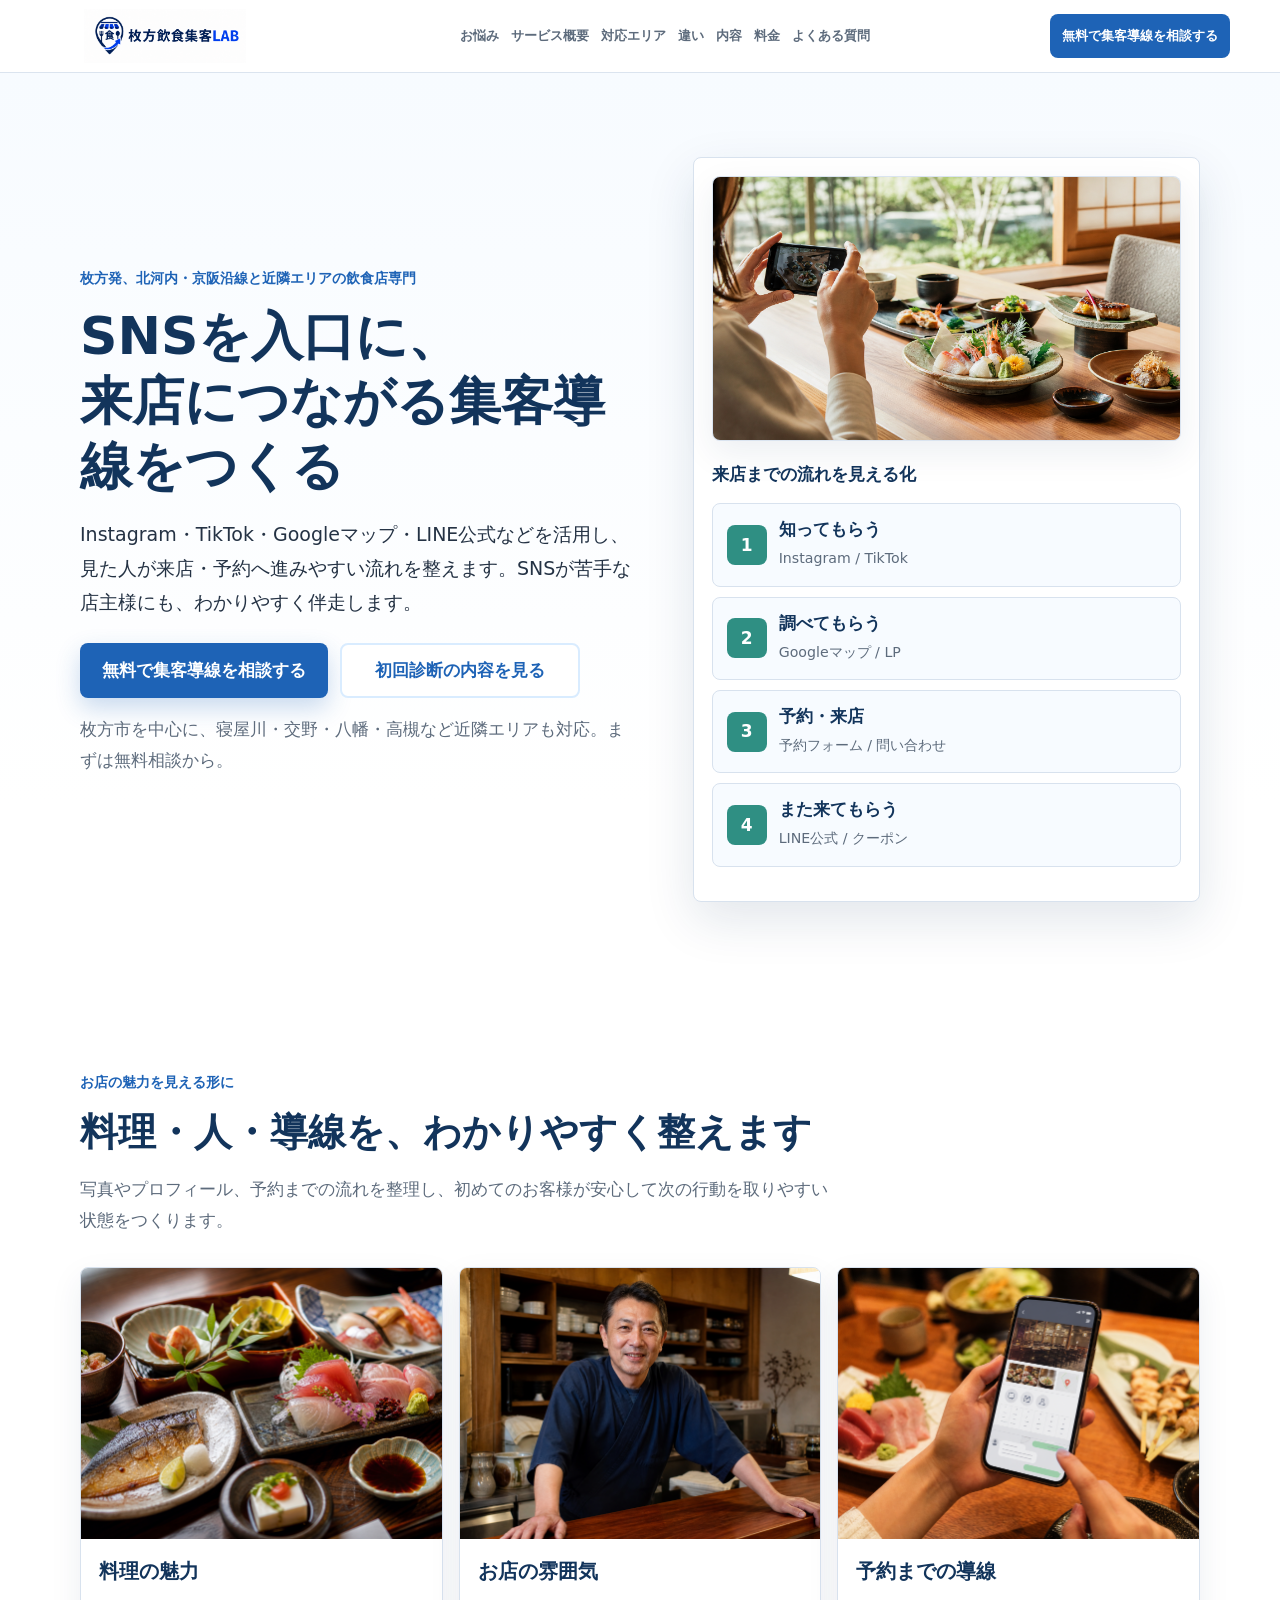
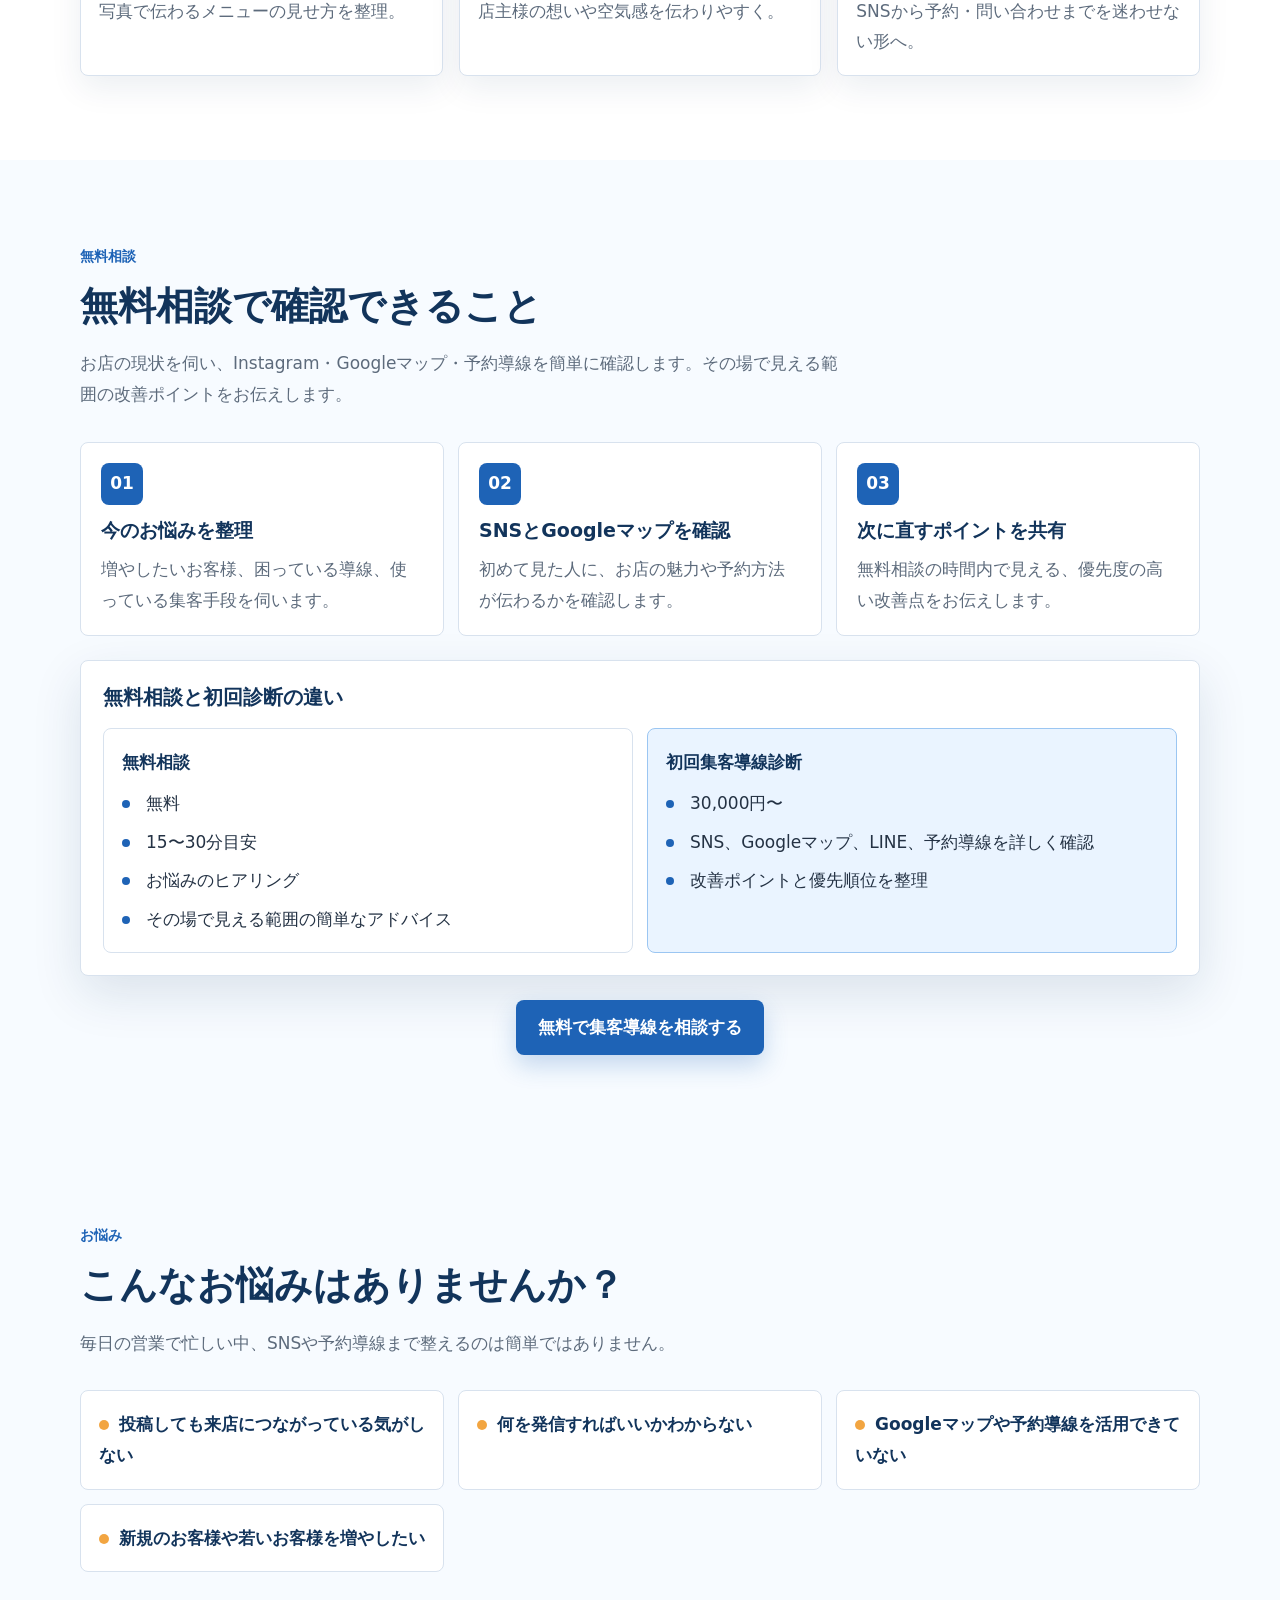
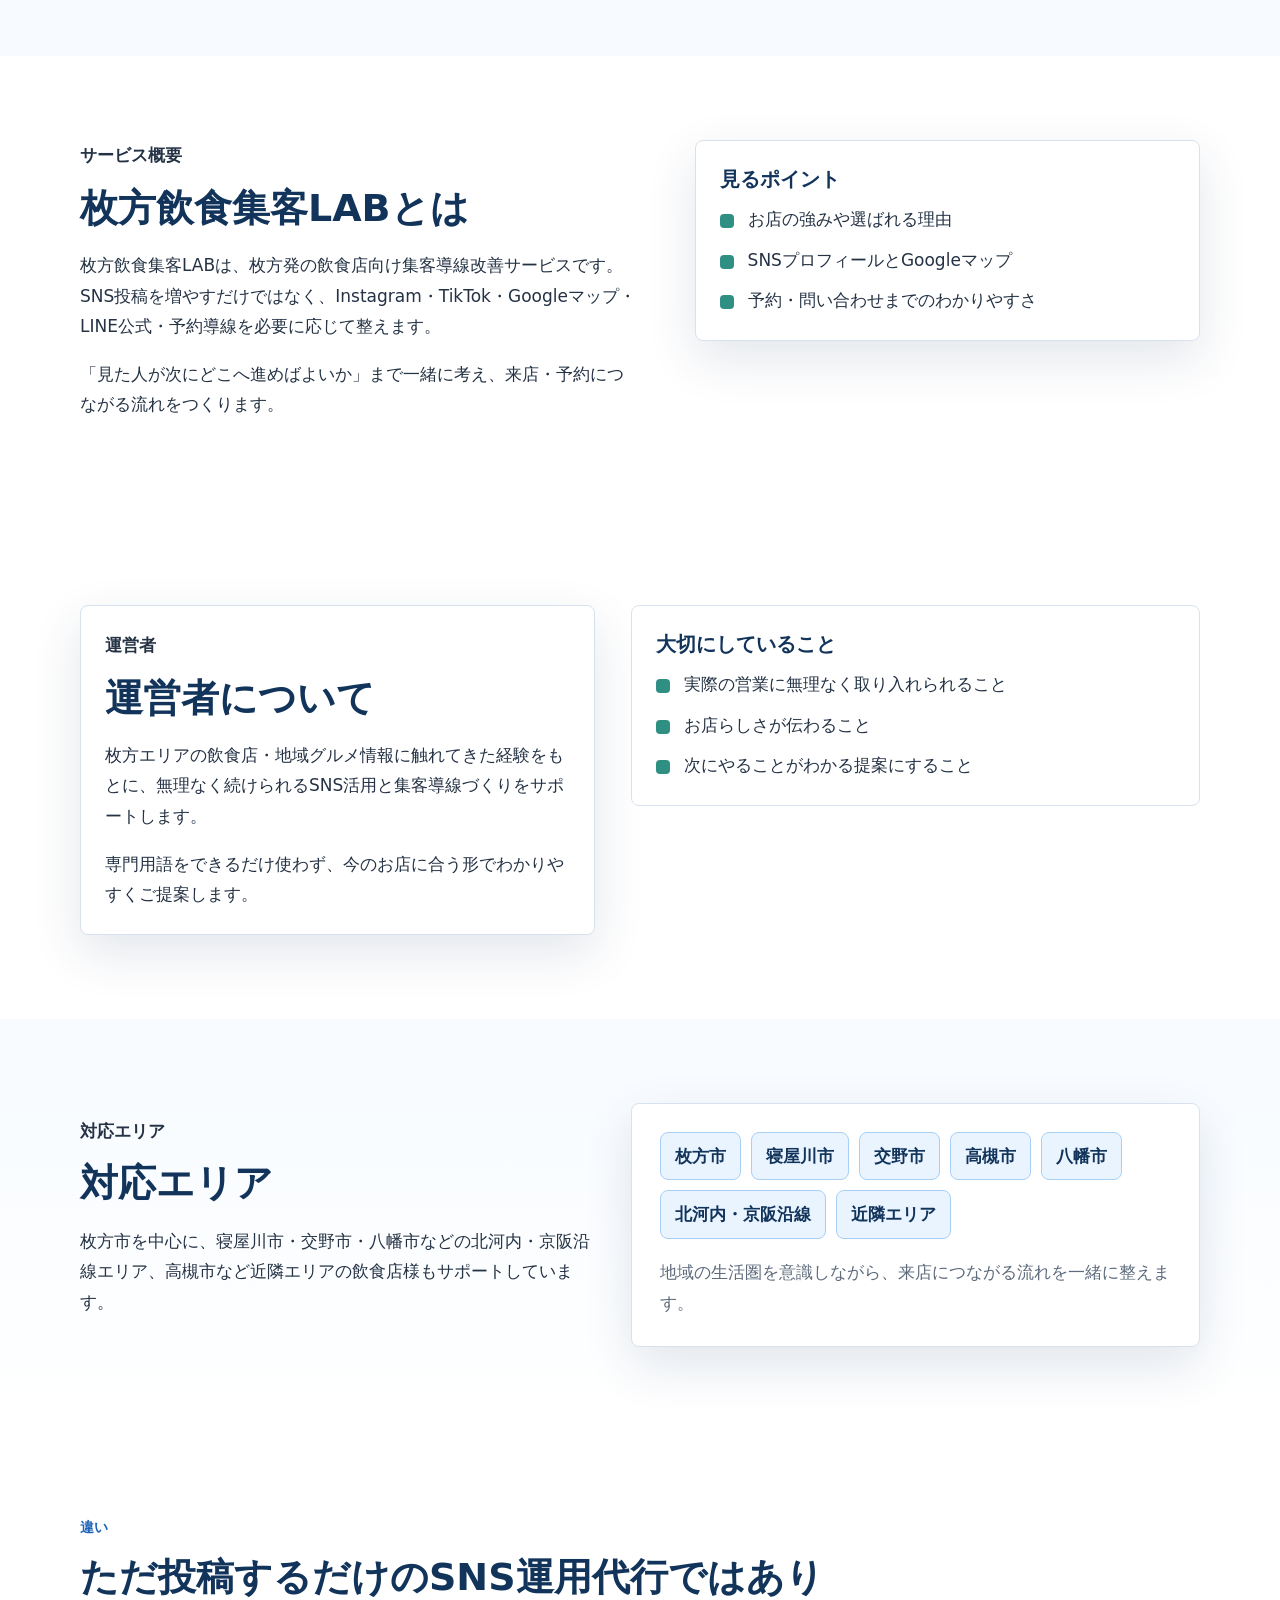
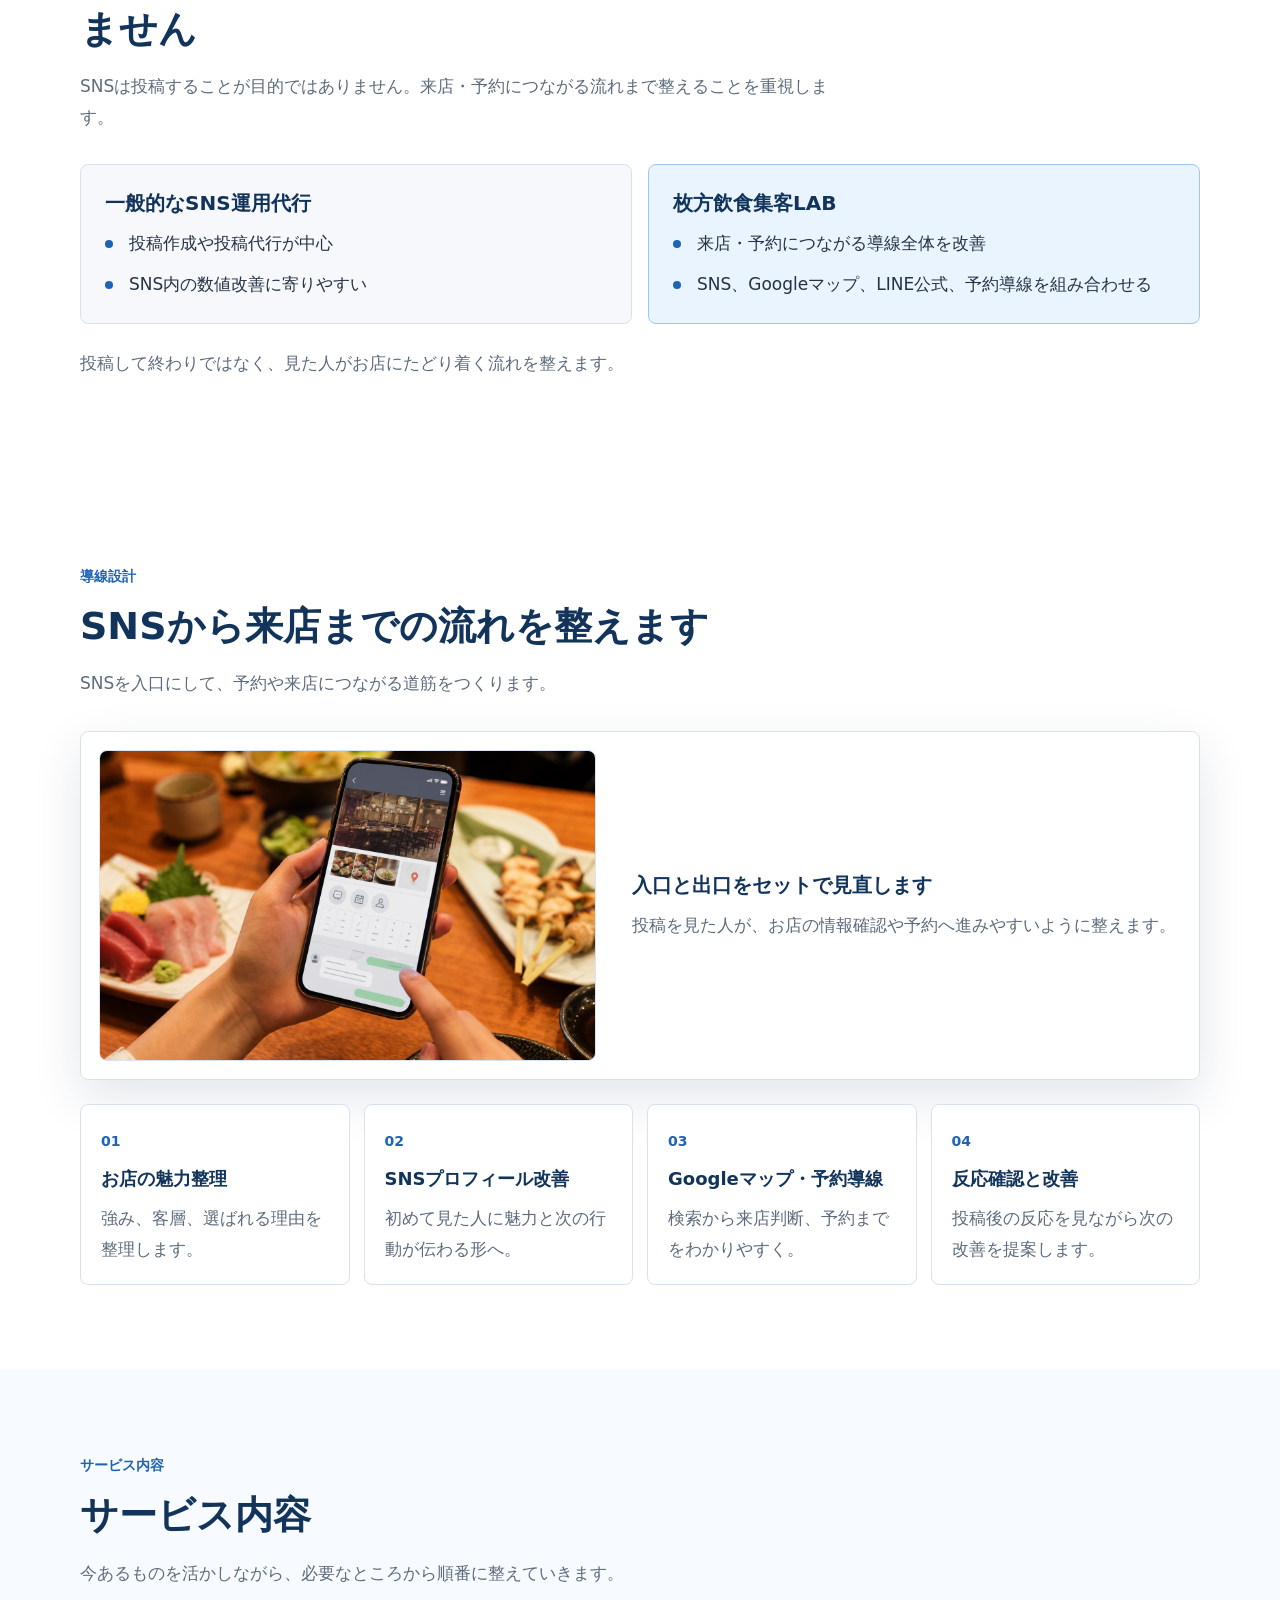
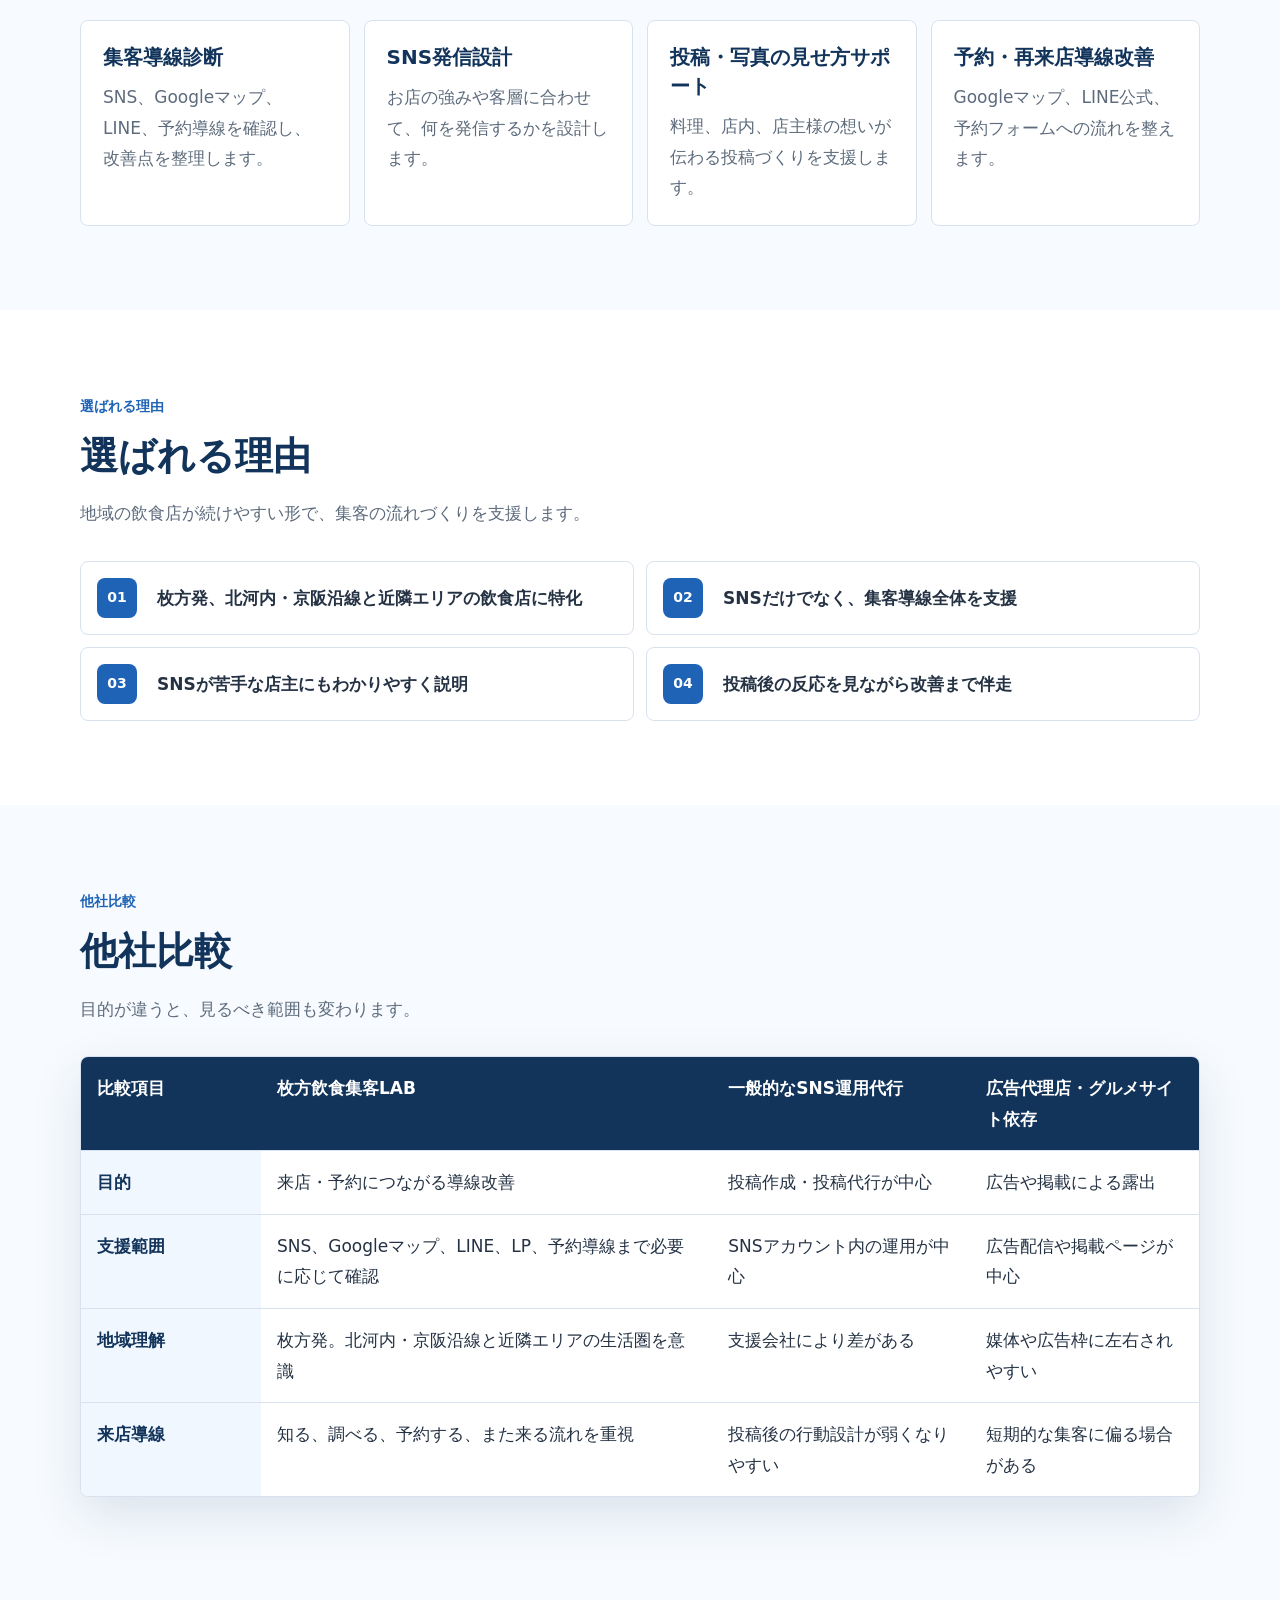
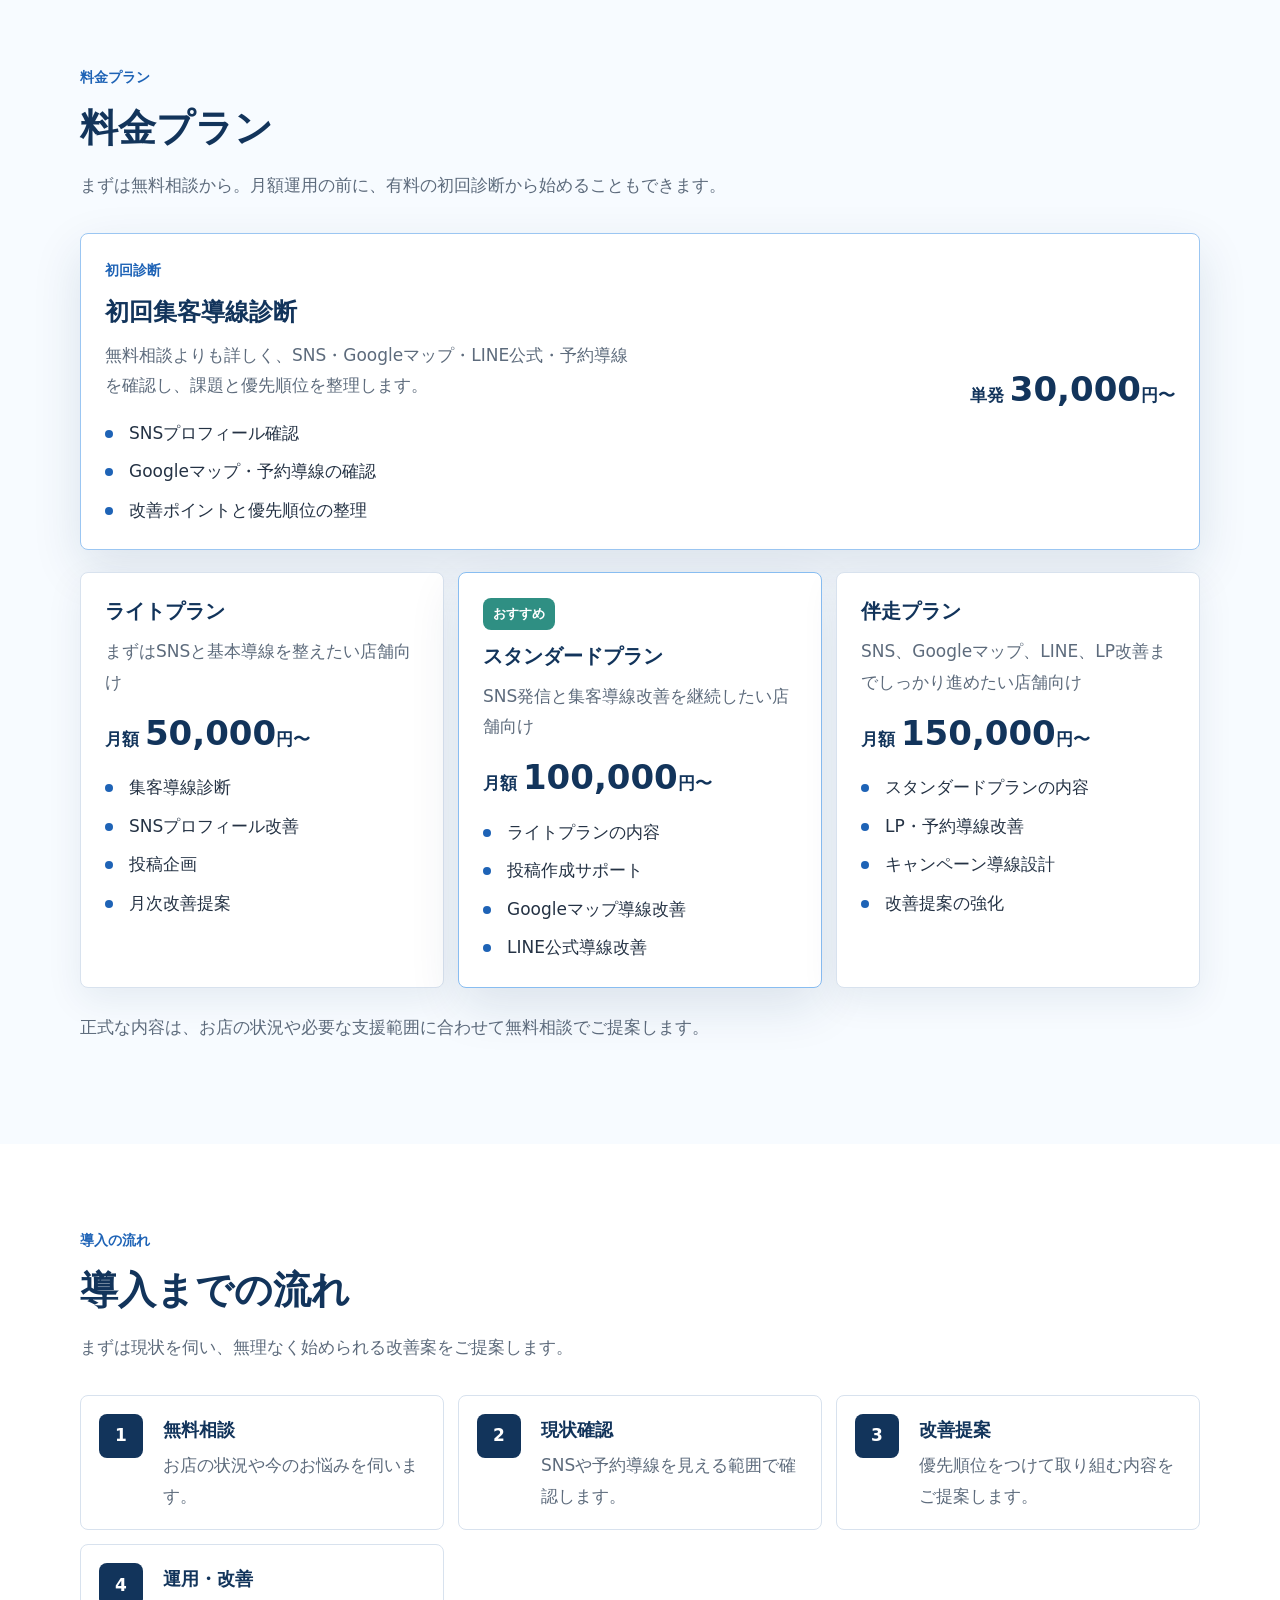
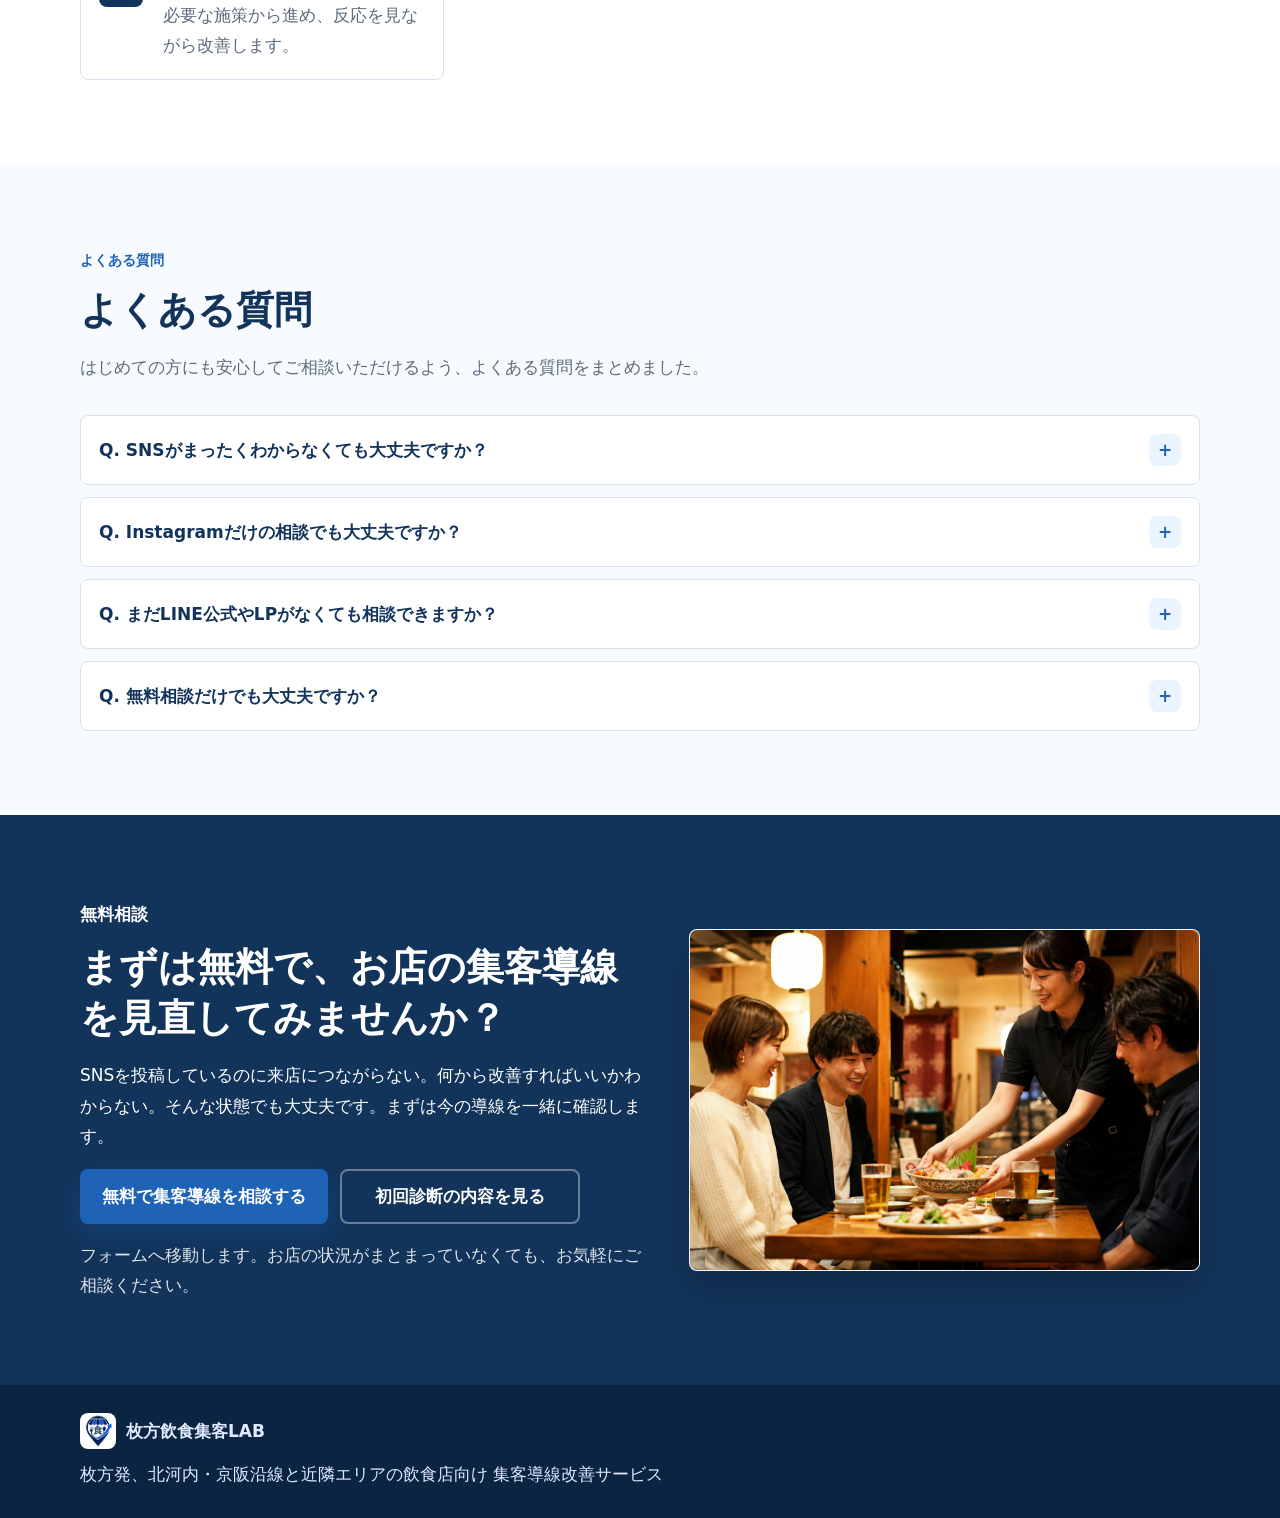
<file: hirakata-lp-test/index.html>
<!DOCTYPE html>
<html lang="ja">
<head>
  <meta charset="UTF-8">
  <meta name="viewport" content="width=device-width, initial-scale=1.0">
  <title>枚方飲食集客LAB | 北河内・京阪沿線と近隣エリアの飲食店集客支援</title>
  <meta name="description" content="枚方飲食集客LABは、枚方発の地域密着型集客支援サービスです。枚方市を中心に、寝屋川市・交野市・八幡市などの北河内・京阪沿線エリア、高槻市など近隣エリアの飲食店向けに、SNS、Googleマップ、LINE公式、LP、予約導線を整えます。">
  <meta property="og:type" content="website">
  <meta property="og:title" content="枚方飲食集客LAB | SNSを入口に、来店につながる集客導線をつくる">
  <meta property="og:description" content="枚方発。寝屋川市・交野市・八幡市など北河内・京阪沿線エリア、高槻市など近隣エリアの飲食店向けに、来店につながる集客導線を整えます。">
  <meta property="og:url" content="https://hirakata-inshoku-lab.netlify.app/">
  <meta property="og:image" content="https://hirakata-inshoku-lab.netlify.app/images/hero-photo.jpg">
  <meta name="twitter:card" content="summary_large_image">
  <link rel="icon" href="images/logo-icon.png">
  <link rel="stylesheet" href="style.css">
  <script src="script.js" defer></script>
</head>
<body>
  <header class="site-header">
    <div class="header-inner">
      <a class="brand" href="#top" aria-label="枚方飲食集客LAB トップへ">
        <picture class="brand-picture">
          <source media="(max-width: 420px)" srcset="images/logo-icon.png">
          <img src="images/logo-horizontal.png" alt="枚方飲食集客LAB ロゴ" width="320" height="88">
        </picture>
      </a>
      <button class="nav-toggle" type="button" aria-label="メニューを開く" aria-controls="site-nav" aria-expanded="false">
        <span></span>
        <span></span>
        <span></span>
      </button>
      <nav id="site-nav" class="site-nav" aria-label="主要ナビゲーション">
        <a href="#problem">お悩み</a>
        <a href="#about">サービス概要</a>
        <a href="#area">対応エリア</a>
        <a href="#difference">違い</a>
        <a href="#services">内容</a>
        <a href="#plans">料金</a>
        <a href="#faq">よくある質問</a>
      </nav>
      <a class="header-cta" href="https://docs.google.com/forms/d/e/1FAIpQLSeF6iDq8pUbsbjHx9hHU5rHtEu4IAuaCSqkZSKJsNvo9KnTTw/viewform" data-cta>無料で集客導線を相談する</a>
    </div>
  </header>

  <main id="top">
    <section class="hero section">
      <div class="container hero-grid">
        <div class="hero-copy">
          <p class="eyebrow">枚方発、北河内・京阪沿線と近隣エリアの飲食店専門</p>
          <h1>SNSを入口に、<br>来店につながる集客導線をつくる</h1>
          <p class="hero-lead">
            Instagram・TikTok・Googleマップ・LINE公式などを活用し、見た人が来店・予約へ進みやすい流れを整えます。SNSが苦手な店主様にも、わかりやすく伴走します。
          </p>
          <div class="cta-row">
            <a class="button button-primary" href="https://docs.google.com/forms/d/e/1FAIpQLSeF6iDq8pUbsbjHx9hHU5rHtEu4IAuaCSqkZSKJsNvo9KnTTw/viewform" data-cta>無料で集客導線を相談する</a>
            <a class="button button-secondary" href="#plans">初回診断の内容を見る</a>
          </div>
          <p class="hero-note">枚方市を中心に、寝屋川・交野・八幡・高槻など近隣エリアも対応。まずは無料相談から。</p>
        </div>

        <div class="hero-panel" aria-label="SNSから来店までの流れ">
          <figure class="media-frame hero-media">
            <img src="images/hero-photo.jpg" width="1600" height="900" alt="料理をスマホで撮影している様子" decoding="async">
          </figure>
          <div class="panel-label">来店までの流れを見える化</div>
          <div class="route-flow">
            <div class="route-step">
              <span>1</span>
              <strong>知ってもらう</strong>
              <small>Instagram / TikTok</small>
            </div>
            <div class="route-step">
              <span>2</span>
              <strong>調べてもらう</strong>
              <small>Googleマップ / LP</small>
            </div>
            <div class="route-step">
              <span>3</span>
              <strong>予約・来店</strong>
              <small>予約フォーム / 問い合わせ</small>
            </div>
            <div class="route-step">
              <span>4</span>
              <strong>また来てもらう</strong>
              <small>LINE公式 / クーポン</small>
            </div>
          </div>
        </div>
      </div>
    </section>

    <section class="section front-photo-section">
      <div class="container">
        <div class="section-heading compact-heading">
          <p class="eyebrow">お店の魅力を見える形に</p>
          <h2>料理・人・導線を、わかりやすく整えます</h2>
          <p>写真やプロフィール、予約までの流れを整理し、初めてのお客様が安心して次の行動を取りやすい状態をつくります。</p>
        </div>
        <div class="front-photo-grid">
          <article class="front-photo-card">
            <img src="images/food-photo.jpg" width="900" height="700" alt="飲食店の料理とメニューを魅力的に見せる写真" loading="lazy" decoding="async">
            <div>
              <h3>料理の魅力</h3>
              <p>写真で伝わるメニューの見せ方を整理。</p>
            </div>
          </article>
          <article class="front-photo-card">
            <img src="images/owner-photo.jpg" width="900" height="700" alt="店主やスタッフの接客と店内の雰囲気が伝わる写真" loading="lazy" decoding="async">
            <div>
              <h3>お店の雰囲気</h3>
              <p>店主様の想いや空気感を伝わりやすく。</p>
            </div>
          </article>
          <article class="front-photo-card">
            <img src="images/tech-photo.jpg" width="900" height="700" alt="SNS、Googleマップ、LINE公式、予約導線をスマホで確認する様子" loading="lazy" decoding="async">
            <div>
              <h3>予約までの導線</h3>
              <p>SNSから予約・問い合わせまでを迷わせない形へ。</p>
            </div>
          </article>
        </div>
      </div>
    </section>
    <section id="diagnosis" class="section diagnosis-section">
      <div class="container">
        <div class="section-heading">
          <p class="eyebrow">無料相談</p>
          <h2>無料相談で確認できること</h2>
          <p>お店の現状を伺い、Instagram・Googleマップ・予約導線を簡単に確認します。その場で見える範囲の改善ポイントをお伝えします。</p>
        </div>
        <div class="diagnosis-grid">
          <article class="diagnosis-card">
            <span>01</span>
            <h3>今のお悩みを整理</h3>
            <p>増やしたいお客様、困っている導線、使っている集客手段を伺います。</p>
          </article>
          <article class="diagnosis-card">
            <span>02</span>
            <h3>SNSとGoogleマップを確認</h3>
            <p>初めて見た人に、お店の魅力や予約方法が伝わるかを確認します。</p>
          </article>
          <article class="diagnosis-card">
            <span>03</span>
            <h3>次に直すポイントを共有</h3>
            <p>無料相談の時間内で見える、優先度の高い改善点をお伝えします。</p>
          </article>
        </div>
        <div class="consult-compare">
          <h3>無料相談と初回診断の違い</h3>
          <div class="consult-compare-grid">
            <article class="consult-card">
              <p class="consult-label">無料相談</p>
              <ul>
                <li>無料</li>
                <li>15〜30分目安</li>
                <li>お悩みのヒアリング</li>
                <li>その場で見える範囲の簡単なアドバイス</li>
              </ul>
            </article>
            <article class="consult-card paid-card">
              <p class="consult-label">初回集客導線診断</p>
              <ul>
                <li>30,000円〜</li>
                <li>SNS、Googleマップ、LINE、予約導線を詳しく確認</li>
                <li>改善ポイントと優先順位を整理</li>
              </ul>
            </article>
          </div>
        </div>
        <div class="section-cta">
          <a class="button button-primary" href="https://docs.google.com/forms/d/e/1FAIpQLSeF6iDq8pUbsbjHx9hHU5rHtEu4IAuaCSqkZSKJsNvo9KnTTw/viewform" data-cta>無料で集客導線を相談する</a>
        </div>
      </div>
    </section>

    <section id="problem" class="section problem-section">
      <div class="container">
        <div class="section-heading">
          <p class="eyebrow">お悩み</p>
          <h2>こんなお悩みはありませんか？</h2>
          <p>毎日の営業で忙しい中、SNSや予約導線まで整えるのは簡単ではありません。</p>
        </div>
        <div class="problem-grid">
          <div class="problem-card">投稿しても来店につながっている気がしない</div>
          <div class="problem-card">何を発信すればいいかわからない</div>
          <div class="problem-card">Googleマップや予約導線を活用できていない</div>
          <div class="problem-card">新規のお客様や若いお客様を増やしたい</div>
        </div>
      </div>
    </section>

    <section id="about" class="section">
      <div class="container two-column">
        <div>
          <p class="eyebrow">サービス概要</p>
          <h2>枚方飲食集客LABとは</h2>
          <p>
            枚方飲食集客LABは、枚方発の飲食店向け集客導線改善サービスです。SNS投稿を増やすだけではなく、Instagram・TikTok・Googleマップ・LINE公式・予約導線を必要に応じて整えます。
          </p>
          <p>
            「見た人が次にどこへ進めばよいか」まで一緒に考え、来店・予約につながる流れをつくります。
          </p>
        </div>
        <div class="about-card">
          <h3>見るポイント</h3>
          <ul class="check-list">
            <li>お店の強みや選ばれる理由</li>
            <li>SNSプロフィールとGoogleマップ</li>
            <li>予約・問い合わせまでのわかりやすさ</li>
          </ul>
        </div>
      </div>
    </section>

    <section class="section operator-section">
      <div class="container operator-grid">
        <div class="operator-card">
          <p class="eyebrow">運営者</p>
          <h2>運営者について</h2>
          <p>
            枚方エリアの飲食店・地域グルメ情報に触れてきた経験をもとに、無理なく続けられるSNS活用と集客導線づくりをサポートします。
          </p>
          <p>
            専門用語をできるだけ使わず、今のお店に合う形でわかりやすくご提案します。
          </p>
        </div>
        <div class="operator-note">
          <h3>大切にしていること</h3>
          <ul class="check-list">
            <li>実際の営業に無理なく取り入れられること</li>
            <li>お店らしさが伝わること</li>
            <li>次にやることがわかる提案にすること</li>
          </ul>
        </div>
      </div>
    </section>

    <section id="area" class="section area-section">
      <div class="container area-grid">
        <div>
          <p class="eyebrow">対応エリア</p>
          <h2>対応エリア</h2>
          <p>
            枚方市を中心に、寝屋川市・交野市・八幡市などの北河内・京阪沿線エリア、高槻市など近隣エリアの飲食店様もサポートしています。
          </p>
        </div>
        <div class="area-card">
          <div class="area-tags" aria-label="対応エリア一覧">
            <span>枚方市</span>
            <span>寝屋川市</span>
            <span>交野市</span>
            <span>高槻市</span>
            <span>八幡市</span>
            <span>北河内・京阪沿線</span>
            <span>近隣エリア</span>
          </div>
          <p>地域の生活圏を意識しながら、来店につながる流れを一緒に整えます。</p>
        </div>
      </div>
    </section>

    <section id="difference" class="section difference-section">
      <div class="container">
        <div class="section-heading">
          <p class="eyebrow">違い</p>
          <h2>ただ投稿するだけのSNS運用代行ではありません</h2>
          <p>
            SNSは投稿することが目的ではありません。来店・予約につながる流れまで整えることを重視します。
          </p>
        </div>
        <div class="difference-grid">
          <div class="plain-card muted-card">
            <h3>一般的なSNS運用代行</h3>
            <ul>
              <li>投稿作成や投稿代行が中心</li>
              <li>SNS内の数値改善に寄りやすい</li>
            </ul>
          </div>
          <div class="plain-card highlight-card">
            <h3>枚方飲食集客LAB</h3>
            <ul>
              <li>来店・予約につながる導線全体を改善</li>
              <li>SNS、Googleマップ、LINE公式、予約導線を組み合わせる</li>
            </ul>
          </div>
        </div>
        <p class="support-text">
          投稿して終わりではなく、見た人がお店にたどり着く流れを整えます。
        </p>
      </div>
    </section>

    <section class="section">
      <div class="container">
        <div class="section-heading">
          <p class="eyebrow">導線設計</p>
          <h2>SNSから来店までの流れを整えます</h2>
          <p>
            SNSを入口にして、予約や来店につながる道筋をつくります。
          </p>
        </div>
        <div class="route-visual">
          <figure class="media-frame route-media">
            <img src="images/tech-photo.jpg" width="900" height="700" alt="SNS、Googleマップ、LINE公式、予約導線をスマホで確認する様子" loading="lazy" decoding="async">
          </figure>
          <div class="route-visual-copy">
            <h3>入口と出口をセットで見直します</h3>
            <p>投稿を見た人が、お店の情報確認や予約へ進みやすいように整えます。</p>
          </div>
        </div>
        <div class="route-grid route-grid-compact">
          <div class="route-card"><span>01</span><strong>お店の魅力整理</strong><p>強み、客層、選ばれる理由を整理します。</p></div>
          <div class="route-card"><span>02</span><strong>SNSプロフィール改善</strong><p>初めて見た人に魅力と次の行動が伝わる形へ。</p></div>
          <div class="route-card"><span>03</span><strong>Googleマップ・予約導線</strong><p>検索から来店判断、予約までをわかりやすく。</p></div>
          <div class="route-card"><span>04</span><strong>反応確認と改善</strong><p>投稿後の反応を見ながら次の改善を提案します。</p></div>
        </div>
      </div>
    </section>

    <section id="services" class="section services-section">
      <div class="container">
        <div class="section-heading">
          <p class="eyebrow">サービス内容</p>
          <h2>サービス内容</h2>
          <p>今あるものを活かしながら、必要なところから順番に整えていきます。</p>
        </div>
        <div class="service-grid service-grid-compact">
          <article class="service-card">
            <h3>集客導線診断</h3>
            <p>SNS、Googleマップ、LINE、予約導線を確認し、改善点を整理します。</p>
          </article>
          <article class="service-card">
            <h3>SNS発信設計</h3>
            <p>お店の強みや客層に合わせて、何を発信するかを設計します。</p>
          </article>
          <article class="service-card">
            <h3>投稿・写真の見せ方サポート</h3>
            <p>料理、店内、店主様の想いが伝わる投稿づくりを支援します。</p>
          </article>
          <article class="service-card">
            <h3>予約・再来店導線改善</h3>
            <p>Googleマップ、LINE公式、予約フォームへの流れを整えます。</p>
          </article>
        </div>
      </div>
    </section>

    <section class="section reason-section">
      <div class="container">
        <div class="section-heading">
          <p class="eyebrow">選ばれる理由</p>
          <h2>選ばれる理由</h2>
          <p>地域の飲食店が続けやすい形で、集客の流れづくりを支援します。</p>
        </div>
        <div class="reason-list">
          <div><span>01</span>枚方発、北河内・京阪沿線と近隣エリアの飲食店に特化</div>
          <div><span>02</span>SNSだけでなく、集客導線全体を支援</div>
          <div><span>03</span>SNSが苦手な店主にもわかりやすく説明</div>
          <div><span>04</span>投稿後の反応を見ながら改善まで伴走</div>
        </div>
      </div>
    </section>

    <section class="section comparison-section">
      <div class="container">
        <div class="section-heading">
          <p class="eyebrow">他社比較</p>
          <h2>他社比較</h2>
          <p>目的が違うと、見るべき範囲も変わります。</p>
        </div>
        <div class="table-wrap" role="region" aria-label="他社比較表" tabindex="0">
          <table class="comparison-table">
            <thead>
              <tr>
                <th>比較項目</th>
                <th>枚方飲食集客LAB</th>
                <th>一般的なSNS運用代行</th>
                <th>広告代理店・グルメサイト依存</th>
              </tr>
            </thead>
            <tbody>
              <tr>
                <th>目的</th>
                <td>来店・予約につながる導線改善</td>
                <td>投稿作成・投稿代行が中心</td>
                <td>広告や掲載による露出</td>
              </tr>
              <tr>
                <th>支援範囲</th>
                <td>SNS、Googleマップ、LINE、LP、予約導線まで必要に応じて確認</td>
                <td>SNSアカウント内の運用が中心</td>
                <td>広告配信や掲載ページが中心</td>
              </tr>
              <tr>
                <th>地域理解</th>
                <td>枚方発。北河内・京阪沿線と近隣エリアの生活圏を意識</td>
                <td>支援会社により差がある</td>
                <td>媒体や広告枠に左右されやすい</td>
              </tr>
              <tr>
                <th>来店導線</th>
                <td>知る、調べる、予約する、また来る流れを重視</td>
                <td>投稿後の行動設計が弱くなりやすい</td>
                <td>短期的な集客に偏る場合がある</td>
              </tr>
            </tbody>
          </table>
        </div>
      </div>
    </section>

    <section id="plans" class="section plans-section">
      <div class="container">
        <div class="section-heading">
          <p class="eyebrow">料金プラン</p>
          <h2>料金プラン</h2>
          <p>まずは無料相談から。月額運用の前に、有料の初回診断から始めることもできます。</p>
        </div>
        <article class="starter-plan">
          <div>
            <p class="eyebrow">初回診断</p>
            <h3>初回集客導線診断</h3>
            <p>無料相談よりも詳しく、SNS・Googleマップ・LINE公式・予約導線を確認し、課題と優先順位を整理します。</p>
            <ul class="starter-list">
              <li>SNSプロフィール確認</li>
              <li>Googleマップ・予約導線の確認</li>
              <li>改善ポイントと優先順位の整理</li>
            </ul>
          </div>
          <p class="price">単発 <strong>30,000</strong>円〜</p>
        </article>
        <div class="plan-grid">
          <article class="plan-card">
            <h3>ライトプラン</h3>
            <p class="plan-target">まずはSNSと基本導線を整えたい店舗向け</p>
            <p class="price">月額 <strong>50,000</strong>円〜</p>
            <ul>
              <li>集客導線診断</li>
              <li>SNSプロフィール改善</li>
              <li>投稿企画</li>
              <li>月次改善提案</li>
            </ul>
          </article>
          <article class="plan-card featured-plan">
            <p class="recommended">おすすめ</p>
            <h3>スタンダードプラン</h3>
            <p class="plan-target">SNS発信と集客導線改善を継続したい店舗向け</p>
            <p class="price">月額 <strong>100,000</strong>円〜</p>
            <ul>
              <li>ライトプランの内容</li>
              <li>投稿作成サポート</li>
              <li>Googleマップ導線改善</li>
              <li>LINE公式導線改善</li>
            </ul>
          </article>
          <article class="plan-card">
            <h3>伴走プラン</h3>
            <p class="plan-target">SNS、Googleマップ、LINE、LP改善までしっかり進めたい店舗向け</p>
            <p class="price">月額 <strong>150,000</strong>円〜</p>
            <ul>
              <li>スタンダードプランの内容</li>
              <li>LP・予約導線改善</li>
              <li>キャンペーン導線設計</li>
              <li>改善提案の強化</li>
            </ul>
          </article>
        </div>

        <p class="plan-note">
          正式な内容は、お店の状況や必要な支援範囲に合わせて無料相談でご提案します。
        </p>
      </div>
    </section>

    <section class="section flow-section">
      <div class="container">
        <div class="section-heading">
          <p class="eyebrow">導入の流れ</p>
          <h2>導入までの流れ</h2>
          <p>まずは現状を伺い、無理なく始められる改善案をご提案します。</p>
        </div>
        <ol class="flow-list flow-list-compact">
          <li><span>1</span><strong>無料相談</strong><p>お店の状況や今のお悩みを伺います。</p></li>
          <li><span>2</span><strong>現状確認</strong><p>SNSや予約導線を見える範囲で確認します。</p></li>
          <li><span>3</span><strong>改善提案</strong><p>優先順位をつけて取り組む内容をご提案します。</p></li>
          <li><span>4</span><strong>運用・改善</strong><p>必要な施策から進め、反応を見ながら改善します。</p></li>
        </ol>
      </div>
    </section>

    <section id="faq" class="section faq-section">
      <div class="container">
        <div class="section-heading">
          <p class="eyebrow">よくある質問</p>
          <h2>よくある質問</h2>
          <p>はじめての方にも安心してご相談いただけるよう、よくある質問をまとめました。</p>
        </div>
        <div class="faq-list">
          <div class="faq-item">
            <button class="faq-question" type="button" aria-expanded="false">
              <span>Q. SNSがまったくわからなくても大丈夫ですか？</span>
              <span class="faq-icon">+</span>
            </button>
            <div class="faq-answer">
              <p>A. 大丈夫です。専門用語をできるだけ使わず、わかりやすくご説明します。</p>
            </div>
          </div>
          <div class="faq-item">
            <button class="faq-question" type="button" aria-expanded="false">
              <span>Q. Instagramだけの相談でも大丈夫ですか？</span>
              <span class="faq-icon">+</span>
            </button>
            <div class="faq-answer">
              <p>A. はい、大丈夫です。必要に応じて、GoogleマップやLINE公式なども含めて改善提案します。</p>
            </div>
          </div>
          <div class="faq-item">
            <button class="faq-question" type="button" aria-expanded="false">
              <span>Q. まだLINE公式やLPがなくても相談できますか？</span>
              <span class="faq-icon">+</span>
            </button>
            <div class="faq-answer">
              <p>A. はい、大丈夫です。今ある導線を確認し、必要なものから順番に整えていきます。</p>
            </div>
          </div>
          <div class="faq-item">
            <button class="faq-question" type="button" aria-expanded="false">
              <span>Q. 無料相談だけでも大丈夫ですか？</span>
              <span class="faq-icon">+</span>
            </button>
            <div class="faq-answer">
              <p>A. はい。現状を伺い、見える範囲で改善できそうなポイントをお伝えします。</p>
            </div>
          </div>
        </div>
      </div>
    </section>

    <section id="contact" class="section final-cta-section">
      <div class="container final-cta final-cta-grid">
        <div class="final-cta-copy">
          <p class="eyebrow">無料相談</p>
          <h2>まずは無料で、お店の集客導線を見直してみませんか？</h2>
          <p>
            SNSを投稿しているのに来店につながらない。何から改善すればいいかわからない。そんな状態でも大丈夫です。まずは今の導線を一緒に確認します。
          </p>
          <div class="cta-row">
            <a class="button button-primary" href="https://docs.google.com/forms/d/e/1FAIpQLSeF6iDq8pUbsbjHx9hHU5rHtEu4IAuaCSqkZSKJsNvo9KnTTw/viewform" data-cta>無料で集客導線を相談する</a>
            <a class="button button-secondary" href="#plans">初回診断の内容を見る</a>
          </div>
          <p class="contact-note">フォームへ移動します。お店の状況がまとまっていなくても、お気軽にご相談ください。</p>
        </div>
        <figure class="media-frame final-cta-media">
          <img src="images/cta-photo.jpg" width="1200" height="800" alt="飲食店の店内であたたかく接客している様子" loading="lazy" decoding="async">
        </figure>
      </div>
    </section>
  </main>

  <footer class="site-footer">
    <div class="container footer-inner">
      <div class="footer-brand-group">
        <img src="images/logo-icon.png" width="96" height="96" alt="枚方飲食集客LAB ブランドマーク" loading="lazy" decoding="async">
        <p class="footer-brand">枚方飲食集客LAB</p>
      </div>
      <p>枚方発、北河内・京阪沿線と近隣エリアの飲食店向け 集客導線改善サービス</p>
    </div>
  </footer>
</body>
</html>
</file>
<file: style.css>
:root {
  --color-ink: #172331;
  --color-navy: #10324c;
  --color-blue: #1c5d83;
  --color-teal: #0f8f7d;
  --color-orange: #e8783d;
  --color-orange-dark: #c95c25;
  --color-mint: #eaf8f5;
  --color-sand: #fff7ed;
  --color-bg: #f6f8fb;
  --color-soft: #eef4f8;
  --color-line: #d8e2ea;
  --color-muted: #647385;
  --color-white: #ffffff;
  --shadow: 0 18px 46px rgba(16, 50, 76, 0.12);
  --radius: 8px;
  --container: 1120px;
}

* {
  box-sizing: border-box;
}

html {
  scroll-behavior: smooth;
  scroll-padding-top: 86px;
}

body {
  margin: 0;
  color: var(--color-ink);
  background: var(--color-white);
  font-family: "Yu Gothic", "Hiragino Kaku Gothic ProN", Meiryo, system-ui, sans-serif;
  font-size: 16px;
  line-height: 1.8;
}

body.nav-open {
  overflow: hidden;
}

a {
  color: inherit;
  text-decoration: none;
}

img {
  display: block;
  max-width: 100%;
  height: auto;
}

p,
h1,
h2,
h3 {
  margin-top: 0;
}

ul,
ol,
dl {
  margin: 0;
  padding: 0;
}

li {
  list-style: none;
}

button,
input,
textarea,
select {
  font: inherit;
}

.container {
  width: min(100% - 32px, var(--container));
  margin-inline: auto;
}

.section {
  padding: 64px 0;
}

.site-header {
  position: sticky;
  top: 0;
  z-index: 80;
  border-bottom: 1px solid rgba(216, 226, 234, 0.92);
  background: rgba(255, 255, 255, 0.96);
  backdrop-filter: blur(12px);
}

.header-inner {
  width: min(100% - 24px, 1180px);
  min-height: 72px;
  margin-inline: auto;
  display: flex;
  align-items: center;
  justify-content: space-between;
  gap: 14px;
}

.brand {
  display: inline-flex;
  flex: 0 0 auto;
  max-width: 236px;
}

.brand-picture {
  display: inline-flex;
  align-items: center;
}

.brand img {
  width: min(224px, 48vw);
  max-height: 52px;
  object-fit: contain;
}

.site-nav {
  position: fixed;
  inset: 72px 0 auto 0;
  display: none;
  flex-direction: column;
  gap: 4px;
  padding: 18px 16px 24px;
  border-bottom: 1px solid var(--color-line);
  background: var(--color-white);
  box-shadow: var(--shadow);
}

.site-nav.is-open {
  display: flex;
}

.site-nav a {
  padding: 12px 8px;
  color: var(--color-muted);
  font-size: 15px;
  font-weight: 700;
}

.site-nav a:hover,
.site-nav a:focus-visible {
  color: var(--color-blue);
}

.nav-toggle {
  width: 44px;
  height: 44px;
  display: inline-flex;
  flex-direction: column;
  align-items: center;
  justify-content: center;
  gap: 5px;
  border: 1px solid var(--color-line);
  border-radius: var(--radius);
  background: var(--color-white);
  cursor: pointer;
}

.nav-toggle span {
  width: 20px;
  height: 2px;
  background: var(--color-navy);
}

.header-cta {
  display: none;
}

.hero {
  padding-top: 54px;
  background:
    linear-gradient(180deg, #f3f8fb 0%, #ffffff 78%);
}

.hero-grid {
  display: grid;
  gap: 34px;
  align-items: center;
}

.hero-copy,
.hero-visual {
  min-width: 0;
}

.eyebrow {
  margin-bottom: 12px;
  color: var(--color-teal);
  font-size: 14px;
  font-weight: 800;
  letter-spacing: 0;
}

h1 {
  margin-bottom: 18px;
  color: var(--color-navy);
  font-size: 36px;
  line-height: 1.24;
  letter-spacing: 0;
  overflow-wrap: anywhere;
}

h2 {
  margin-bottom: 16px;
  color: var(--color-navy);
  font-size: 30px;
  line-height: 1.36;
  letter-spacing: 0;
}

h3 {
  margin-bottom: 10px;
  color: var(--color-navy);
  font-size: 20px;
  line-height: 1.48;
  letter-spacing: 0;
}

.hero-lead {
  margin-bottom: 14px;
  font-size: 18px;
  font-weight: 700;
  overflow-wrap: anywhere;
}

.hero-area,
.section-heading p,
.hero-trust,
.price-note,
.final-note {
  color: var(--color-muted);
}

.cta-row {
  display: grid;
  gap: 12px;
  margin: 24px 0 16px;
}

.cta-row.center {
  justify-content: center;
}

.button {
  min-height: 52px;
  display: inline-flex;
  align-items: center;
  justify-content: center;
  padding: 14px 20px;
  border: 2px solid transparent;
  border-radius: var(--radius);
  font-weight: 800;
  line-height: 1.35;
  text-align: center;
  transition: background 0.18s ease, border-color 0.18s ease, transform 0.18s ease, box-shadow 0.18s ease;
}

.button:hover,
.button:focus-visible {
  transform: translateY(-1px);
}

.button-primary {
  color: var(--color-white);
  background: var(--color-orange);
  box-shadow: 0 12px 28px rgba(232, 120, 61, 0.26);
}

.button-primary:hover,
.button-primary:focus-visible {
  background: var(--color-orange-dark);
}

.button-secondary {
  color: var(--color-blue);
  border-color: #b9d4e3;
  background: var(--color-white);
}

.button-secondary:hover,
.button-secondary:focus-visible {
  background: var(--color-soft);
}

.hero-trust {
  display: flex;
  flex-wrap: wrap;
  gap: 8px;
  font-size: 14px;
}

.mobile-break {
  display: none;
}

.hero-trust li {
  padding: 6px 10px;
  border: 1px solid var(--color-line);
  border-radius: var(--radius);
  background: var(--color-white);
}

.hero-visual {
  position: relative;
  display: grid;
  gap: 16px;
  padding: 18px;
  border: 1px solid var(--color-line);
  border-radius: var(--radius);
  background:
    linear-gradient(135deg, rgba(234, 248, 245, 0.9), rgba(255, 247, 237, 0.82)),
    #ffffff;
  box-shadow: var(--shadow);
}

.hero-visual-image {
  width: 100%;
  max-width: 100%;
  min-width: 0;
  display: flex;
  align-items: center;
  justify-content: center;
  padding: 0;
  border: 0;
  background: transparent;
  box-shadow: none;
}

.hero-profile-figure {
  width: min(100%, 760px);
  max-width: 100%;
  min-width: 0;
  margin: 0;
  overflow: hidden;
  border: 1px solid rgba(15, 23, 42, 0.08);
  border-radius: 28px;
  background: #fff;
  box-shadow: 0 24px 70px rgba(15, 23, 42, 0.10);
}

.hero-profile-figure picture,
.hero-profile-figure img {
  display: block;
  width: 100%;
  max-width: 100%;
  height: auto;
  object-fit: contain;
}

.mock-phone {
  position: relative;
  max-width: 320px;
  width: 100%;
  margin-inline: auto;
  padding: 14px;
  border: 1px solid #bed4df;
  border-radius: var(--radius);
  background: var(--color-white);
  box-shadow: 0 16px 38px rgba(16, 50, 76, 0.16);
}

.phone-topbar {
  width: 76px;
  height: 8px;
  margin: 0 auto 14px;
  border-radius: 8px;
  background: #dbe6ed;
}

.phone-badge-row {
  display: flex;
  flex-wrap: wrap;
  gap: 6px;
  margin-bottom: 12px;
}

.phone-badge-row span {
  min-height: 28px;
  display: inline-flex;
  align-items: center;
  padding: 4px 8px;
  border: 1px solid #cddde6;
  border-radius: var(--radius);
  color: var(--color-blue);
  background: #f5f9fb;
  font-size: 11px;
  font-weight: 800;
  line-height: 1.2;
}

.phone-badge-row span:not(.phone-badge-main) {
  padding-left: 22px;
  position: relative;
}

.phone-badge-row span:not(.phone-badge-main)::before {
  content: "";
  position: absolute;
  left: 8px;
  width: 9px;
  height: 9px;
  border-radius: 50%;
  background: var(--color-teal);
}

.phone-badge-row .phone-badge-main {
  color: var(--color-white);
  border-color: var(--color-teal);
  background: var(--color-teal);
}

.phone-profile {
  display: grid;
  grid-template-columns: 46px 1fr;
  gap: 10px;
  align-items: center;
  margin-bottom: 10px;
}

.profile-dot {
  width: 46px;
  height: 46px;
  border-radius: 50%;
  background:
    linear-gradient(135deg, var(--color-teal), var(--color-blue));
}

.phone-profile strong,
.phone-profile small {
  display: block;
}

.phone-profile small {
  color: var(--color-muted);
  font-size: 12px;
}

.phone-profile-summary {
  margin-bottom: 14px;
  padding: 10px 12px;
  border: 1px solid #e6d9c8;
  border-radius: var(--radius);
  color: var(--color-navy);
  background: #fffaf2;
  font-size: 12px;
  font-weight: 700;
  line-height: 1.55;
}

.phone-post-grid {
  display: grid;
  grid-template-columns: repeat(2, minmax(0, 1fr));
  gap: 10px;
  margin: 18px 0 14px;
}

.phone-card {
  min-height: 98px;
  display: flex;
  flex-direction: column;
  justify-content: center;
  gap: 4px;
  padding: 10px;
  border: 1px solid rgba(15, 23, 42, 0.08);
  border-radius: var(--radius);
  background:
    linear-gradient(135deg, #fffaf2, #eef6f4);
}

.phone-card .card-icon {
  position: relative;
  width: 28px;
  height: 28px;
  display: inline-block;
  border-radius: 8px;
  background: var(--color-white);
  box-shadow: inset 0 0 0 1px rgba(15, 23, 42, 0.08);
}

.phone-card .card-icon::before,
.phone-card .card-icon::after {
  content: "";
  position: absolute;
}

.food-card .card-icon::before {
  inset: 6px;
  border: 2px solid var(--color-orange);
  border-radius: 50%;
}

.food-card .card-icon::after {
  top: 9px;
  right: 5px;
  width: 2px;
  height: 13px;
  border-radius: 2px;
  background: var(--color-orange);
}

.interior-card .card-icon::before {
  left: 6px;
  right: 6px;
  bottom: 6px;
  height: 11px;
  border-radius: 3px;
  background: var(--color-blue);
}

.interior-card .card-icon::after {
  left: 8px;
  top: 6px;
  width: 12px;
  height: 12px;
  border-left: 3px solid var(--color-blue);
  border-top: 3px solid var(--color-blue);
  transform: rotate(45deg);
}

.access-card .card-icon::before {
  left: 8px;
  top: 5px;
  width: 12px;
  height: 16px;
  border-radius: 50% 50% 50% 0;
  background: var(--color-teal);
  transform: rotate(-45deg);
}

.access-card .card-icon::after {
  left: 13px;
  top: 10px;
  width: 4px;
  height: 4px;
  border-radius: 50%;
  background: var(--color-white);
}

.reserve-card {
  border-color: rgba(20, 64, 125, 0.18);
  background:
    linear-gradient(135deg, #f4f8ff, #e8f0ff);
}

.reserve-card .card-icon::before {
  left: 6px;
  right: 6px;
  top: 7px;
  bottom: 5px;
  border: 2px solid var(--color-blue);
  border-radius: 4px;
}

.reserve-card .card-icon::after {
  left: 8px;
  right: 8px;
  top: 12px;
  height: 2px;
  background: var(--color-blue);
}

.phone-card strong {
  color: #0f172a;
  font-size: 13px;
  line-height: 1.35;
  word-break: keep-all;
}

.phone-card small {
  color: #64748b;
  font-size: 11px;
  line-height: 1.35;
}

.phone-actions {
  display: grid;
  grid-template-columns: repeat(3, minmax(0, 1fr));
  gap: 8px;
}

.phone-actions span {
  min-height: 38px;
  display: grid;
  place-items: center;
  border-radius: var(--radius);
  color: var(--color-blue);
  background: var(--color-soft);
  font-size: 13px;
  font-weight: 800;
}

.phone-actions span:last-child {
  color: var(--color-white);
  background: #0f3d68;
  box-shadow: 0 8px 20px rgba(15, 61, 104, 0.18);
}

.journey-board {
  position: relative;
  z-index: 1;
  padding: 16px;
  border: 1px solid rgba(16, 50, 76, 0.14);
  border-radius: var(--radius);
  background: rgba(255, 255, 255, 0.86);
}

.board-label {
  margin-bottom: 12px;
  color: var(--color-navy);
  font-weight: 800;
}

.journey-list {
  display: grid;
  gap: 8px;
  margin-bottom: 14px;
}

.journey-list li {
  display: grid;
  grid-template-columns: 1fr auto;
  gap: 8px;
  align-items: center;
  padding: 10px 12px;
  border-left: 4px solid var(--color-teal);
  border-radius: var(--radius);
  background: var(--color-white);
}

.journey-list span {
  color: var(--color-navy);
  font-weight: 800;
}

.journey-list small {
  color: var(--color-muted);
}

.mini-report {
  padding: 14px;
  border-radius: var(--radius);
  color: var(--color-navy);
  background: var(--color-sand);
}

.mini-report p {
  margin: 4px 0 0;
  color: var(--color-muted);
}

.section-heading {
  max-width: 760px;
  margin-bottom: 32px;
}

.section-heading.narrow {
  max-width: 820px;
}

.section-note {
  margin-top: 10px;
  font-size: 14px;
}

.problem-section,
.diagnosis-section,
.pricing-section,
.faq-section {
  background: var(--color-bg);
}

.problem-layout {
  display: grid;
  gap: 22px;
  align-items: start;
}

.problem-checks {
  display: grid;
  gap: 10px;
}

.problem-checks li {
  position: relative;
  padding: 14px 16px 14px 44px;
  border: 1px solid var(--color-line);
  border-radius: var(--radius);
  background: var(--color-white);
  font-weight: 700;
}

.problem-checks li::before {
  content: "";
  position: absolute;
  top: 20px;
  left: 18px;
  width: 12px;
  height: 12px;
  border-radius: 4px;
  background: var(--color-orange);
}

.owner-note {
  padding: 22px;
  border: 1px solid #badbd4;
  border-radius: var(--radius);
  background: var(--color-mint);
}

.note-title {
  margin-bottom: 8px;
  color: var(--color-navy);
  font-weight: 800;
}

.owner-note p:last-child {
  margin-bottom: 0;
}

.pathway-section {
  background: var(--color-white);
}

.pathway-panel {
  display: grid;
  gap: 20px;
  padding: 18px;
  border: 1px solid var(--color-line);
  border-radius: var(--radius);
  background: #fcfdff;
}

.pathway-flow {
  display: grid;
  gap: 12px;
}

.pathway-flow li {
  position: relative;
  display: grid;
  grid-template-columns: 46px 1fr;
  gap: 2px 12px;
  align-items: center;
  padding: 14px;
  border: 1px solid var(--color-line);
  border-radius: var(--radius);
  background: var(--color-white);
}

.pathway-flow span {
  grid-row: span 2;
  width: 46px;
  height: 46px;
  display: grid;
  place-items: center;
  border-radius: var(--radius);
  color: var(--color-white);
  background: var(--color-blue);
  font-weight: 800;
}

.pathway-flow strong {
  color: var(--color-navy);
}

.pathway-flow small {
  color: var(--color-muted);
}

.dropoff-box {
  padding: 20px;
  border: 1px solid #f0c5af;
  border-radius: var(--radius);
  background: #fff8f4;
}

.dropoff-box ul {
  display: grid;
  gap: 8px;
}

.dropoff-box li {
  position: relative;
  padding-left: 24px;
}

.dropoff-box li::before {
  content: "!";
  position: absolute;
  top: 3px;
  left: 0;
  width: 16px;
  height: 16px;
  display: grid;
  place-items: center;
  border-radius: 50%;
  color: var(--color-white);
  background: var(--color-orange);
  font-size: 11px;
  font-weight: 800;
  line-height: 1;
}

.pillars-section {
  background: linear-gradient(180deg, #ffffff 0%, #f8fbfc 100%);
}

.pillar-stack {
  display: grid;
  gap: 18px;
}

.pillar-block {
  display: grid;
  gap: 18px;
  padding: 22px;
  border: 1px solid var(--color-line);
  border-left: 6px solid var(--color-teal);
  border-radius: var(--radius);
  background: var(--color-white);
  box-shadow: 0 12px 30px rgba(16, 50, 76, 0.07);
}

.pillar-number {
  width: 48px;
  height: 48px;
  display: grid;
  place-items: center;
  border-radius: var(--radius);
  color: var(--color-white);
  background: var(--color-navy);
  font-weight: 800;
}

.pillar-kicker {
  margin-bottom: 8px;
  color: var(--color-teal);
  font-weight: 800;
}

.pillar-main ul,
.entry-plan ul,
.plan-card ul,
.local-map-card ul {
  display: grid;
  gap: 8px;
}

.pillar-main li,
.entry-plan li,
.plan-card li,
.local-map-card li {
  position: relative;
  padding-left: 24px;
}

.pillar-main li::before,
.entry-plan li::before,
.plan-card li::before,
.local-map-card li::before {
  content: "";
  position: absolute;
  top: 12px;
  left: 0;
  width: 8px;
  height: 8px;
  border-radius: 50%;
  background: var(--color-teal);
}

.pillar-meta {
  display: grid;
  gap: 10px;
}

.pillar-meta div {
  padding: 12px;
  border-radius: var(--radius);
  background: var(--color-soft);
}

.pillar-meta dt {
  color: var(--color-blue);
  font-size: 13px;
  font-weight: 800;
}

.pillar-meta dd {
  margin: 2px 0 0;
  color: var(--color-ink);
  font-size: 14px;
}

.inline-cta {
  display: grid;
  gap: 16px;
  align-items: center;
  margin-top: 26px;
  padding: 20px;
  border: 1px solid #badbd4;
  border-radius: var(--radius);
  background: var(--color-mint);
}

.inline-cta strong {
  display: block;
  margin-bottom: 4px;
  color: var(--color-navy);
  font-size: 20px;
}

.inline-cta p {
  margin: 0;
  color: var(--color-muted);
}

.improvement-section {
  background:
    linear-gradient(180deg, #ffffff 0%, #f5f9fb 100%);
}

.sample-case-list {
  display: grid;
  gap: 28px;
}

.sample-case {
  position: relative;
  overflow: hidden;
  border: 1px solid var(--color-line);
  border-radius: var(--radius);
  background: #fbfdfe;
  box-shadow: var(--shadow);
}

.sample-case::before {
  content: "";
  position: absolute;
  inset: 0 auto 0 0;
  width: 6px;
  background: var(--color-teal);
}

.sample-case-header {
  padding: 20px 22px 18px 28px;
  border-bottom: 1px solid var(--color-line);
  background:
    linear-gradient(90deg, rgba(234, 248, 245, 0.92), rgba(255, 247, 237, 0.72));
}

.sample-case-header span {
  display: inline-block;
  margin-bottom: 6px;
  color: var(--color-teal);
  font-size: 13px;
  font-weight: 800;
}

.sample-case-header h3 {
  margin-bottom: 0;
}

.sample-case-image,
.replaceable-image-slot {
  position: static;
  width: auto;
  height: auto;
  margin: 24px 18px 0;
  overflow: hidden;
  clip: auto;
  clip-path: none;
  white-space: normal;
  border: 1px solid rgba(15, 23, 42, 0.08);
  border-radius: 24px;
  background: var(--color-white);
  box-shadow: 0 20px 50px rgba(15, 23, 42, 0.08);
}

.sample-case-image picture,
.sample-case-image img,
.replaceable-image-slot picture,
.replaceable-image-slot img {
  display: block;
  width: 100%;
  height: auto;
}

@media (max-width: 768px) {
  .sample-case-image,
  .replaceable-image-slot {
    margin-top: 18px;
    border-radius: 16px;
  }
}

.visual-before-after {
  display: none;
  gap: 14px;
  padding: 18px;
}

.visual-state {
  display: grid;
  gap: 14px;
  min-width: 0;
  padding: 16px;
  border-radius: var(--radius);
}

.visual-before {
  border: 1px solid #d8dde3;
  background:
    linear-gradient(180deg, rgba(255, 255, 255, 0.64), rgba(239, 242, 245, 0.9)),
    #f4f6f8;
}

.visual-after {
  border: 1px solid #a9d8d0;
  background:
    linear-gradient(180deg, rgba(255, 255, 255, 0.72), rgba(234, 248, 245, 0.92)),
    var(--color-mint);
}

.state-label {
  display: inline-flex;
  width: fit-content;
  min-height: 34px;
  align-items: center;
  padding: 4px 12px;
  border-radius: var(--radius);
  font-weight: 800;
}

.visual-before .state-label {
  color: #586675;
  background: #e7ebef;
}

.visual-after .state-label {
  color: var(--color-white);
  background: var(--color-teal);
}

.visual-arrow {
  width: 44px;
  height: 44px;
  display: grid;
  place-items: center;
  justify-self: center;
  border-radius: 50%;
  color: var(--color-white);
  background: var(--color-orange);
  font-weight: 800;
}

.phone-sample,
.map-sample,
.route-sample {
  border: 1px solid rgba(16, 50, 76, 0.12);
  border-radius: var(--radius);
  background: var(--color-white);
  box-shadow: 0 12px 28px rgba(16, 50, 76, 0.08);
}

.phone-sample {
  max-width: 360px;
  width: 100%;
  margin-inline: auto;
  padding: 14px;
}

.phone-bar {
  width: 72px;
  height: 8px;
  margin: 0 auto 16px;
  border-radius: 999px;
  background: #dce5eb;
}

.sample-profile-head {
  display: grid;
  grid-template-columns: 48px 1fr;
  gap: 12px;
  align-items: center;
  margin-bottom: 14px;
}

.sample-avatar {
  width: 48px;
  height: 48px;
  border-radius: 50%;
}

.sample-avatar.muted {
  background: #cfd6dd;
}

.sample-avatar.active {
  background: linear-gradient(135deg, var(--color-teal), var(--color-blue));
}

.sample-profile-head strong,
.sample-profile-head small {
  display: block;
}

.sample-profile-head small {
  color: var(--color-muted);
  font-size: 12px;
}

.bio-lines {
  display: grid;
  gap: 8px;
  margin-bottom: 12px;
}

.bio-lines span {
  height: 10px;
  border-radius: 999px;
  background: #dfe5eb;
}

.bio-lines .short {
  width: 58%;
}

.weak-link {
  min-height: 34px;
  display: grid;
  place-items: center;
  margin-bottom: 12px;
  border: 1px dashed #c7d0d9;
  border-radius: var(--radius);
  color: #7b8794;
  background: #f3f5f7;
  font-size: 13px;
  font-weight: 800;
}

.highlight-row,
.profile-action-row,
.fixed-posts,
.map-action-row,
.map-alert-row {
  display: flex;
  flex-wrap: wrap;
  gap: 8px;
}

.highlight-row {
  margin-bottom: 12px;
}

.highlight-row span,
.profile-action-row span,
.fixed-posts span,
.map-action-row span,
.map-alert-row span {
  min-height: 34px;
  display: inline-flex;
  align-items: center;
  justify-content: center;
  padding: 6px 10px;
  border-radius: var(--radius);
  font-size: 12px;
  font-weight: 800;
}

.unorganized span {
  color: #6d7782;
  background: #edf0f3;
}

.profile-action-row {
  margin-bottom: 12px;
}

.profile-action-row span {
  flex: 1 1 84px;
  color: var(--color-blue);
  background: var(--color-soft);
}

.organized span,
.fixed-posts span,
.map-action-row span {
  color: var(--color-white);
  background: var(--color-teal);
}

.fixed-posts {
  display: grid;
  grid-template-columns: repeat(3, minmax(0, 1fr));
}

.fixed-posts span {
  min-height: 74px;
  text-align: center;
}

.missing-posts {
  min-height: 76px;
  display: grid;
  place-items: center;
  border: 1px dashed #c9d1d9;
  border-radius: var(--radius);
  color: #7b8794;
  background: repeating-linear-gradient(45deg, #f4f6f8, #f4f6f8 10px, #eceff2 10px, #eceff2 20px);
  font-weight: 800;
}

.sample-points {
  display: grid;
  gap: 8px;
}

.sample-points li {
  position: relative;
  padding-left: 28px;
}

.warning-list li::before {
  content: "!";
  position: absolute;
  top: 4px;
  left: 0;
  width: 18px;
  height: 18px;
  display: grid;
  place-items: center;
  border-radius: 50%;
  color: var(--color-white);
  background: var(--color-orange);
  font-size: 12px;
  font-weight: 800;
  line-height: 1;
}

.check-list-visual li::before {
  content: "";
  position: absolute;
  top: 6px;
  left: 0;
  width: 18px;
  height: 18px;
  border-radius: 50%;
  background: var(--color-teal);
}

.check-list-visual li::after {
  content: "";
  position: absolute;
  top: 11px;
  left: 5px;
  width: 8px;
  height: 5px;
  border-left: 2px solid var(--color-white);
  border-bottom: 2px solid var(--color-white);
  transform: rotate(-45deg);
}

.map-sample {
  overflow: hidden;
}

.map-photo-grid {
  display: grid;
  gap: 8px;
  padding: 12px;
  background: #eef3f6;
}

.map-photo-grid.sparse {
  grid-template-columns: 1fr 1fr;
}

.map-photo-grid.sparse span {
  min-height: 82px;
  border-radius: var(--radius);
  background: #dce2e8;
}

.map-photo-grid.sparse span:first-child {
  grid-column: span 2;
}

.map-photo-grid.organized-photos {
  grid-template-columns: repeat(2, minmax(0, 1fr));
  background: var(--color-mint);
}

.map-photo-grid.organized-photos span {
  min-height: 72px;
  display: grid;
  place-items: center;
  border-radius: var(--radius);
  color: var(--color-navy);
  background:
    linear-gradient(135deg, rgba(232, 120, 61, 0.16), rgba(15, 143, 125, 0.16)),
    var(--color-white);
  font-size: 13px;
  font-weight: 800;
}

.map-info-card {
  padding: 16px;
}

.map-info-card strong,
.map-info-card small {
  display: block;
}

.map-info-card small {
  margin-top: 4px;
  color: var(--color-muted);
}

.map-alert-row,
.map-action-row {
  margin-top: 14px;
}

.map-alert-row span {
  color: #8a4a25;
  background: #fff0e6;
}

.route-sample {
  display: grid;
  gap: 12px;
  padding: 16px;
  counter-reset: route;
}

.route-sample li {
  position: relative;
  min-height: 48px;
  display: grid;
  align-items: center;
  padding: 12px 14px 12px 48px;
  border-radius: var(--radius);
  font-weight: 800;
}

.route-sample li::before {
  counter-increment: route;
  content: counter(route);
  position: absolute;
  left: 12px;
  width: 26px;
  height: 26px;
  display: grid;
  place-items: center;
  border-radius: 50%;
  color: var(--color-white);
  font-size: 12px;
}

.route-sample li:not(:last-child)::after {
  content: "";
  position: absolute;
  bottom: -12px;
  left: 24px;
  width: 2px;
  height: 12px;
}

.weak-route li {
  color: #5e6874;
  background: #eef1f4;
}

.weak-route li::before,
.weak-route li:not(:last-child)::after {
  background: #8b96a2;
}

.weak-route .drop-step {
  color: #8a4a25;
  background: #fff0e6;
}

.weak-route .drop-step::before,
.weak-route .drop-step::after,
.weak-route .lost-step::before {
  background: var(--color-orange);
}

.weak-route .lost-step {
  color: #8a2f19;
  background: #ffe8df;
}

.strong-route li {
  color: var(--color-navy);
  background: var(--color-mint);
}

.strong-route li::before,
.strong-route li:not(:last-child)::after {
  background: var(--color-teal);
}

.strong-route .goal-step {
  color: var(--color-white);
  background: var(--color-teal);
}

.case-point {
  margin: 0 18px 18px;
  padding: 15px 18px;
  border-left: 4px solid var(--color-orange);
  border-radius: var(--radius);
  background: var(--color-sand);
  color: var(--color-navy);
  font-weight: 700;
}

.diagnosis-grid {
  display: grid;
  gap: 28px;
  align-items: start;
}

.sticky-heading .button {
  margin-top: 18px;
}

.diagnosis-sheet {
  border: 1px solid var(--color-line);
  border-radius: var(--radius);
  background: var(--color-white);
  box-shadow: var(--shadow);
}

.sheet-header {
  display: grid;
  gap: 4px;
  padding: 18px 20px;
  border-bottom: 1px solid var(--color-line);
  background: var(--color-navy);
  color: var(--color-white);
}

.sheet-header span {
  font-size: 12px;
  font-weight: 800;
}

.sheet-header strong {
  font-size: 20px;
}

.sheet-columns {
  display: grid;
  gap: 0;
}

.sheet-columns section {
  padding: 20px;
  border-bottom: 1px solid var(--color-line);
}

.sheet-columns section:last-child {
  border-bottom: 0;
}

.sheet-columns ul {
  display: grid;
  gap: 8px;
}

.sheet-columns li {
  position: relative;
  padding-left: 30px;
}

.sheet-columns li::before {
  content: "";
  position: absolute;
  top: 8px;
  left: 0;
  width: 18px;
  height: 18px;
  border: 2px solid var(--color-teal);
  border-radius: 4px;
}

.sheet-columns li::after {
  content: "";
  position: absolute;
  top: 12px;
  left: 5px;
  width: 8px;
  height: 5px;
  border-left: 2px solid var(--color-teal);
  border-bottom: 2px solid var(--color-teal);
  transform: rotate(-45deg);
}

.benefits-section {
  background: #ffffff;
}

.benefit-list {
  display: grid;
  gap: 12px;
}

.benefit-list article {
  display: grid;
  grid-template-columns: 48px 1fr;
  gap: 14px;
  align-items: center;
  padding: 16px;
  border-top: 1px solid var(--color-line);
}

.benefit-list article:last-child {
  border-bottom: 1px solid var(--color-line);
}

.benefit-list span {
  width: 42px;
  height: 42px;
  display: grid;
  place-items: center;
  border-radius: var(--radius);
  color: var(--color-white);
  background: var(--color-blue);
  font-size: 14px;
  font-weight: 800;
}

.benefit-list p {
  margin: 0;
  color: var(--color-navy);
  font-weight: 800;
}

.comparison-section {
  background: var(--color-bg);
}

.table-wrap {
  overflow-x: auto;
  border: 1px solid var(--color-line);
  border-radius: var(--radius);
  background: var(--color-white);
  box-shadow: var(--shadow);
}

table {
  width: 100%;
  min-width: 840px;
  border-collapse: collapse;
}

th,
td {
  padding: 16px;
  border-bottom: 1px solid var(--color-line);
  text-align: left;
  vertical-align: top;
}

thead th {
  color: var(--color-white);
  background: var(--color-navy);
}

tbody th {
  width: 150px;
  color: var(--color-navy);
  background: #f0f5f8;
}

thead th:nth-child(4),
tbody td:nth-child(4) {
  background: var(--color-mint);
}

thead th:nth-child(4) {
  color: var(--color-white);
  background: var(--color-teal);
}

tbody tr:last-child th,
tbody tr:last-child td {
  border-bottom: 0;
}

.operator-section {
  background:
    linear-gradient(180deg, #ffffff 0%, #f7fafc 100%);
}

.operator-layout {
  display: grid;
  gap: 24px;
  align-items: start;
}

.operator-message {
  padding: 24px 0;
}

.operator-message p:not(.eyebrow) {
  font-size: 17px;
}

.local-map-card {
  padding: 24px;
  border: 1px solid var(--color-line);
  border-radius: var(--radius);
  background: var(--color-white);
  box-shadow: var(--shadow);
}

.map-title {
  margin-bottom: 14px;
  color: var(--color-navy);
  font-weight: 800;
}

.map-tags {
  display: flex;
  flex-wrap: wrap;
  gap: 8px;
  margin-bottom: 18px;
}

.map-tags span {
  min-height: 36px;
  display: inline-flex;
  align-items: center;
  padding: 6px 12px;
  border: 1px solid #acd7d0;
  border-radius: var(--radius);
  color: var(--color-teal);
  background: var(--color-mint);
  font-weight: 800;
}

.entry-plans,
.monthly-plans {
  display: grid;
  gap: 16px;
}

.entry-plans {
  margin-bottom: 18px;
}

.entry-plan,
.plan-card {
  padding: 22px;
  border: 1px solid var(--color-line);
  border-radius: var(--radius);
  background: var(--color-white);
}

.entry-plan {
  box-shadow: var(--shadow);
}

.entry-plan > span,
.recommended {
  display: inline-block;
  margin-bottom: 10px;
  padding: 4px 10px;
  border-radius: var(--radius);
  color: var(--color-white);
  background: var(--color-teal);
  font-size: 13px;
  font-weight: 800;
}

.free-plan {
  border-color: #efb48e;
  background: #fffaf6;
}

.diagnosis-plan {
  border-color: #b8d9e5;
}

.price,
.plan-price {
  margin: 12px 0;
  color: var(--color-navy);
  font-size: 26px;
  font-weight: 800;
}

.entry-plan .button {
  margin-top: 18px;
}

.plan-card {
  box-shadow: 0 12px 28px rgba(16, 50, 76, 0.07);
}

.recommended-plan {
  border-color: #efb48e;
  box-shadow: var(--shadow);
}

.recommended-plan .recommended {
  background: var(--color-orange);
}

.plan-card p:not(.plan-price) {
  color: var(--color-muted);
}

.price-note {
  margin: 18px 0 0;
}

.flow-section {
  background: #ffffff;
}

.flow-steps {
  display: grid;
  gap: 12px;
}

.flow-steps li {
  display: grid;
  grid-template-columns: 48px 1fr;
  gap: 4px 14px;
  padding: 18px;
  border: 1px solid var(--color-line);
  border-radius: var(--radius);
  background: var(--color-white);
}

.flow-steps span {
  grid-row: span 2;
  width: 44px;
  height: 44px;
  display: grid;
  place-items: center;
  border-radius: var(--radius);
  color: var(--color-white);
  background: var(--color-navy);
  font-weight: 800;
}

.flow-steps h3 {
  margin: 0;
  font-size: 18px;
}

.flow-steps p {
  margin: 0;
  color: var(--color-muted);
}

.faq-layout {
  display: grid;
  gap: 10px;
}

.faq-list {
  display: grid;
  gap: 12px;
}

.faq-item {
  border: 1px solid var(--color-line);
  border-radius: var(--radius);
  background: var(--color-white);
}

.faq-question {
  width: 100%;
  min-height: 64px;
  display: flex;
  align-items: center;
  justify-content: space-between;
  gap: 16px;
  padding: 18px;
  border: 0;
  color: var(--color-navy);
  background: transparent;
  font-weight: 800;
  text-align: left;
  cursor: pointer;
}

.faq-icon {
  width: 32px;
  height: 32px;
  flex: 0 0 auto;
  display: grid;
  place-items: center;
  border-radius: var(--radius);
  color: var(--color-white);
  background: var(--color-teal);
}

.faq-answer {
  display: none;
  padding: 0 18px 18px;
  color: var(--color-muted);
}

.faq-answer p {
  margin: 0;
}

.faq-item.is-open .faq-answer {
  display: block;
}

.faq-item.is-open .faq-icon {
  background: var(--color-orange);
}

.final-cta-section {
  background: var(--color-navy);
}

.final-cta {
  max-width: 900px;
  color: var(--color-white);
  text-align: center;
}

.final-cta .eyebrow,
.final-cta h2,
.final-cta p {
  color: var(--color-white);
}

.button-light {
  background: var(--color-orange);
}

.button-ghost {
  color: var(--color-white);
  border-color: rgba(255, 255, 255, 0.42);
  background: transparent;
}

.button-ghost:hover,
.button-ghost:focus-visible {
  background: rgba(255, 255, 255, 0.08);
}

.final-note {
  margin-bottom: 0;
  opacity: 0.88;
}

.site-footer {
  padding: 28px 0 84px;
  color: #dfeaf0;
  background: #0c2539;
}

.footer-inner {
  display: grid;
  gap: 10px;
}

.footer-inner p {
  margin: 0;
}

.footer-inner img {
  width: 38px;
  height: 38px;
  border-radius: var(--radius);
}

.footer-brand {
  font-weight: 800;
}

.mobile-sticky-cta {
  position: fixed;
  right: 16px;
  bottom: 16px;
  left: 16px;
  z-index: 90;
  min-height: 52px;
  display: grid;
  place-items: center;
  border-radius: var(--radius);
  color: var(--color-white);
  background: var(--color-orange);
  box-shadow: 0 14px 34px rgba(16, 50, 76, 0.24);
  font-weight: 800;
}

@media (min-width: 640px) {
  .cta-row {
    display: flex;
    flex-wrap: wrap;
  }

  .button {
    min-width: 232px;
  }

  .sheet-columns {
    grid-template-columns: repeat(3, minmax(0, 1fr));
  }

  .sheet-columns section {
    border-right: 1px solid var(--color-line);
    border-bottom: 0;
  }

  .sheet-columns section:last-child {
    border-right: 0;
  }

  .entry-plans,
  .monthly-plans {
    grid-template-columns: repeat(2, minmax(0, 1fr));
  }
}

@media (min-width: 900px) {
  body {
    font-size: 17px;
  }

  .section {
    padding: 86px 0;
  }

  .nav-toggle {
    display: none;
  }

  .site-nav {
    position: static;
    display: flex;
    flex-direction: row;
    align-items: center;
    gap: 18px;
    padding: 0;
    border: 0;
    background: transparent;
    box-shadow: none;
  }

  .site-nav a {
    padding: 8px 0;
    font-size: 14px;
  }

  .header-cta {
    min-height: 44px;
    display: inline-flex;
    align-items: center;
    justify-content: center;
    padding: 10px 16px;
    border-radius: var(--radius);
    color: var(--color-white);
    background: var(--color-orange);
    font-size: 14px;
    font-weight: 800;
    white-space: nowrap;
  }

  .hero {
    padding-top: 86px;
  }

  .hero-grid {
    grid-template-columns: 1.02fr 0.98fr;
    gap: 54px;
  }

  h1 {
    font-size: 52px;
  }

  h2 {
    font-size: 38px;
  }

  .hero-lead {
    font-size: 20px;
  }

  .hero-visual {
    grid-template-columns: 0.82fr 1fr;
    align-items: center;
    padding: 24px;
  }

  .hero-visual-image {
    display: flex;
    padding: 0;
  }

  .mock-phone {
    margin-inline: 0;
  }

  .improved-profile-phone::after {
    content: "";
    position: absolute;
    top: 50%;
    right: -34px;
    width: 34px;
    border-top: 2px dashed rgba(15, 143, 125, 0.42);
  }

  .problem-layout,
  .operator-layout,
  .diagnosis-grid,
  .faq-layout {
    grid-template-columns: 0.92fr 1.08fr;
  }

  .problem-layout {
    gap: 36px;
  }

  .pathway-panel {
    padding: 24px;
  }

  .pathway-flow {
    grid-template-columns: repeat(5, minmax(0, 1fr));
  }

  .pathway-flow li {
    grid-template-columns: 1fr;
    gap: 8px;
  }

  .pathway-flow span {
    grid-row: auto;
  }

  .pillar-block {
    grid-template-columns: 64px minmax(0, 1.15fr) minmax(280px, 0.85fr);
    padding: 26px;
  }

  .inline-cta {
    grid-template-columns: 1fr auto;
    padding: 24px;
  }

  .visual-before-after {
    grid-template-columns: minmax(0, 1fr) 44px minmax(0, 1fr);
    align-items: stretch;
    padding: 22px;
    gap: 16px;
  }

  .visual-arrow {
    align-self: center;
    font-size: 28px;
  }

  .benefit-list {
    grid-template-columns: repeat(5, minmax(0, 1fr));
    gap: 0;
    border: 1px solid var(--color-line);
    border-radius: var(--radius);
    background: var(--color-white);
  }

  .benefit-list article {
    grid-template-columns: 1fr;
    align-content: start;
    min-height: 180px;
    border-top: 0;
    border-right: 1px solid var(--color-line);
  }

  .benefit-list article:last-child {
    border-right: 0;
    border-bottom: 0;
  }

  .operator-layout {
    grid-template-columns: 1.05fr 0.95fr;
    gap: 44px;
  }

  .entry-plans {
    grid-template-columns: 0.94fr 1.06fr;
  }

  .monthly-plans {
    grid-template-columns: repeat(3, minmax(0, 1fr));
  }

  .flow-steps {
    grid-template-columns: repeat(5, minmax(0, 1fr));
  }

  .flow-steps li {
    grid-template-columns: 1fr;
  }

  .flow-steps span {
    grid-row: auto;
  }

  .mobile-sticky-cta {
    display: none;
  }

  .site-footer {
    padding-bottom: 28px;
  }
}

@media (max-width: 440px) {
  .brand {
    max-width: 48px;
  }

  .brand img {
    width: 42px;
    height: 42px;
    max-height: 42px;
    object-fit: contain;
  }

  h1 {
    font-size: 30px;
    line-height: 1.34;
  }

  .mobile-break {
    display: inline;
  }
}

@media (max-width: 960px) {
  .hero-profile-figure {
    width: min(100%, 680px);
    border-radius: 22px;
  }
}

@media (max-width: 640px) {
  .hero-profile-figure {
    width: min(100%, 430px);
    margin-inline: auto;
    border-radius: 24px;
    box-shadow: 0 16px 44px rgba(15, 23, 42, 0.10);
  }

  .replaceable-image-slot {
    margin-top: 18px;
    border-radius: 20px;
    box-shadow: 0 14px 34px rgba(15, 23, 42, 0.08);
  }

  .replaceable-image-slot img {
    width: 100%;
    height: auto;
    object-fit: contain;
  }

  .visual-before-after {
    display: none;
  }
}

@media (max-width: 380px) {
  .container {
    width: min(100% - 24px, var(--container));
  }

  h1 {
    font-size: 31px;
  }

  h2 {
    font-size: 26px;
  }

  .button {
    padding-inline: 14px;
  }
}
</file>
<file: hirakata-lp-test/style.css>
:root {
  --color-navy: #12345b;
  --color-blue: #1e63b6;
  --color-sky: #eaf4ff;
  --color-sky-strong: #d9ecff;
  --color-green: #2f8f83;
  --color-amber: #f2a541;
  --color-text: #243244;
  --color-muted: #5d6b7c;
  --color-line: #d8e2ee;
  --color-bg: #f7fbff;
  --color-white: #ffffff;
  --shadow-soft: 0 18px 50px rgba(18, 52, 91, 0.12);
  --radius: 8px;
  --container: 1120px;
}

* {
  box-sizing: border-box;
}

html {
  scroll-behavior: smooth;
}

body {
  margin: 0;
  color: var(--color-text);
  background: var(--color-white);
  font-family: "Yu Gothic", "Hiragino Kaku Gothic ProN", Meiryo, system-ui, sans-serif;
  font-size: 16px;
  line-height: 1.8;
}

body.nav-open {
  overflow: hidden;
}

a {
  color: inherit;
  text-decoration: none;
}

img {
  max-width: 100%;
  height: auto;
  display: block;
}

figure {
  margin: 0;
}

p,
h1,
h2,
h3 {
  margin-top: 0;
}

ul,
ol {
  margin: 0;
  padding: 0;
}

li {
  list-style: none;
}

.container {
  width: min(100% - 32px, var(--container));
  margin-inline: auto;
}

.section {
  padding: 64px 0;
}

.site-header {
  position: sticky;
  top: 0;
  z-index: 50;
  border-bottom: 1px solid rgba(216, 226, 238, 0.92);
  background: rgba(255, 255, 255, 0.96);
  backdrop-filter: blur(12px);
}

.header-inner {
  width: min(100% - 24px, 1180px);
  min-height: 72px;
  margin-inline: auto;
  display: flex;
  align-items: center;
  justify-content: space-between;
  gap: 16px;
}

.brand {
  display: inline-flex;
  align-items: center;
  flex: 0 0 auto;
  max-width: 230px;
}

.brand-picture {
  display: inline-flex;
  align-items: center;
}

.brand img {
  width: min(220px, 48vw);
  max-height: 50px;
  object-fit: contain;
}

.site-nav {
  position: fixed;
  inset: 72px 0 auto 0;
  display: none;
  flex-direction: column;
  gap: 4px;
  padding: 18px 16px 24px;
  border-bottom: 1px solid var(--color-line);
  background: var(--color-white);
  box-shadow: var(--shadow-soft);
}

.site-nav.is-open {
  display: flex;
}

.site-nav a {
  padding: 12px 8px;
  color: var(--color-muted);
  font-size: 15px;
  font-weight: 700;
}

.site-nav a:hover,
.site-nav a:focus-visible {
  color: var(--color-blue);
}

.nav-toggle {
  width: 44px;
  height: 44px;
  display: inline-flex;
  flex-direction: column;
  align-items: center;
  justify-content: center;
  gap: 5px;
  border: 1px solid var(--color-line);
  border-radius: 8px;
  background: var(--color-white);
  cursor: pointer;
}

.nav-toggle span {
  width: 20px;
  height: 2px;
  background: var(--color-navy);
}

.header-cta {
  display: none;
}

.hero {
  padding-top: 56px;
  background:
    linear-gradient(180deg, #f7fbff 0%, #ffffff 80%);
}

.hero-grid {
  display: grid;
  gap: 32px;
  align-items: center;
}

.eyebrow {
  margin-bottom: 12px;
  color: var(--color-blue);
  font-size: 14px;
  font-weight: 800;
  letter-spacing: 0;
}

h1 {
  margin-bottom: 18px;
  color: var(--color-navy);
  font-size: 38px;
  line-height: 1.25;
  letter-spacing: 0;
}

h2 {
  margin-bottom: 16px;
  color: var(--color-navy);
  font-size: 30px;
  line-height: 1.35;
  letter-spacing: 0;
}

h3 {
  margin-bottom: 10px;
  color: var(--color-navy);
  font-size: 20px;
  line-height: 1.45;
}

.hero-lead {
  max-width: 680px;
  margin-bottom: 24px;
  color: var(--color-text);
  font-size: 18px;
}

.hero-note,
.support-text,
.plan-note,
.contact-note {
  color: var(--color-muted);
}

.cta-row {
  display: grid;
  gap: 12px;
  margin-bottom: 16px;
}

.cta-row.center {
  justify-content: center;
}

.button {
  min-height: 52px;
  display: inline-flex;
  align-items: center;
  justify-content: center;
  padding: 14px 20px;
  border: 2px solid transparent;
  border-radius: 8px;
  font-weight: 800;
  line-height: 1.35;
  text-align: center;
  transition: transform 0.2s ease, box-shadow 0.2s ease, background 0.2s ease;
}

.button:hover,
.button:focus-visible {
  transform: translateY(-1px);
}

.button-primary {
  color: var(--color-white);
  background: var(--color-blue);
  box-shadow: 0 10px 24px rgba(30, 99, 182, 0.24);
}

.button-primary:hover,
.button-primary:focus-visible {
  background: #174f92;
}

.button-secondary {
  color: var(--color-blue);
  border-color: var(--color-sky-strong);
  background: var(--color-white);
}

.button-secondary:hover,
.button-secondary:focus-visible {
  background: var(--color-sky);
}

.hero-panel {
  padding: 18px;
  border: 1px solid var(--color-line);
  border-radius: var(--radius);
  background: var(--color-white);
  box-shadow: var(--shadow-soft);
}
.front-photo-section {
  padding-top: 44px;
  background: #ffffff;
}

.compact-heading {
  max-width: 720px;
  margin-bottom: 24px;
}

.front-photo-grid {
  display: grid;
  gap: 16px;
}

.front-photo-card {
  overflow: hidden;
  border: 1px solid var(--color-line);
  border-radius: var(--radius);
  background: var(--color-white);
  box-shadow: 0 12px 32px rgba(18, 52, 91, 0.08);
}

.front-photo-card img {
  width: 100%;
  aspect-ratio: 4 / 3;
  object-fit: cover;
}

.front-photo-card div {
  padding: 18px;
}

.front-photo-card p {
  margin-bottom: 0;
  color: var(--color-muted);
}

.media-frame,
.image-card-media,
.image-card-visual {
  overflow: hidden;
  border: 1px solid rgba(216, 226, 238, 0.86);
  border-radius: var(--radius);
  background: var(--color-sky);
  box-shadow: 0 12px 34px rgba(18, 52, 91, 0.08);
}

.media-frame img,
.image-card-media img {
  width: 100%;
  object-fit: cover;
}

.hero-media {
  margin-bottom: 18px;
}

.hero-media img {
  aspect-ratio: 16 / 9;
  object-fit: cover;
}

.route-media img {
  aspect-ratio: 16 / 10;
}

.final-cta-media img {
  aspect-ratio: 3 / 2;
}

.panel-label {
  margin-bottom: 14px;
  color: var(--color-navy);
  font-weight: 800;
}

.route-flow {
  display: grid;
  gap: 10px;
  margin-bottom: 16px;
}

.route-step {
  display: grid;
  grid-template-columns: 40px 1fr;
  gap: 4px 12px;
  align-items: center;
  padding: 14px;
  border: 1px solid var(--color-line);
  border-radius: var(--radius);
  background: var(--color-bg);
}

.route-step span {
  grid-row: span 2;
  width: 40px;
  height: 40px;
  display: inline-grid;
  place-items: center;
  border-radius: 8px;
  color: var(--color-white);
  background: var(--color-green);
  font-weight: 800;
}

.route-step strong {
  color: var(--color-navy);
  line-height: 1.4;
}

.route-step small {
  color: var(--color-muted);
}

.image-placeholder {
  min-height: 150px;
  display: grid;
  place-items: center;
  padding: 24px;
  border: 1px dashed #8ab8e8;
  border-radius: var(--radius);
  color: var(--color-muted);
  background: repeating-linear-gradient(
    45deg,
    #f3f9ff,
    #f3f9ff 10px,
    #e8f3ff 10px,
    #e8f3ff 20px
  );
  text-align: center;
}

.section-heading {
  max-width: 760px;
  margin-bottom: 32px;
}

.section-heading p:last-child {
  color: var(--color-muted);
  font-size: 17px;
}

.problem-section,
.diagnosis-section,
.services-section,
.plans-section,
.faq-section {
  background: var(--color-bg);
}

.problem-grid,
.diagnosis-grid,
.service-grid,
.route-grid,
.plan-grid {
  display: grid;
  gap: 14px;
}

.problem-card,
.diagnosis-card,
.service-card,
.route-card,
.plain-card,
.about-card,
.operator-card,
.operator-note,
.starter-plan,
.plan-card,
.faq-item {
  border: 1px solid var(--color-line);
  border-radius: var(--radius);
  background: var(--color-white);
}

.problem-card {
  padding: 18px;
  color: var(--color-navy);
  font-weight: 700;
}

.problem-card::before {
  content: "";
  width: 10px;
  height: 10px;
  display: inline-block;
  margin-right: 10px;
  border-radius: 50%;
  background: var(--color-amber);
}

.diagnosis-card {
  padding: 20px;
}

.diagnosis-card span {
  display: inline-grid;
  place-items: center;
  width: 42px;
  height: 42px;
  margin-bottom: 12px;
  border-radius: 8px;
  color: var(--color-white);
  background: var(--color-blue);
  font-weight: 800;
}

.diagnosis-card h3 {
  font-size: 19px;
}

.diagnosis-card p {
  margin-bottom: 0;
  color: var(--color-muted);
}

.consult-compare {
  margin-top: 24px;
  padding: 22px;
  border: 1px solid var(--color-line);
  border-radius: var(--radius);
  background: var(--color-white);
  box-shadow: var(--shadow-soft);
}

.consult-compare h3 {
  margin-bottom: 16px;
}

.consult-compare-grid {
  display: grid;
  gap: 14px;
}

.consult-card {
  padding: 18px;
  border: 1px solid var(--color-line);
  border-radius: var(--radius);
  background: #ffffff;
}

.paid-card {
  border-color: #9bc6f2;
  background: var(--color-sky);
}

.consult-label {
  margin-bottom: 10px;
  color: var(--color-navy);
  font-weight: 800;
}

.consult-card ul,
.starter-list {
  display: grid;
  gap: 8px;
}

.consult-card li,
.starter-list li {
  position: relative;
  padding-left: 24px;
  color: var(--color-text);
}

.consult-card li::before,
.starter-list li::before {
  content: "";
  position: absolute;
  top: 12px;
  left: 0;
  width: 8px;
  height: 8px;
  border-radius: 50%;
  background: var(--color-blue);
}

.section-cta {
  margin-top: 24px;
  display: flex;
  justify-content: center;
}

.two-column {
  display: grid;
  gap: 28px;
  align-items: start;
}

.two-column p {
  color: var(--color-text);
  font-size: 17px;
}

.about-card {
  padding: 24px;
  box-shadow: var(--shadow-soft);
}

.check-list {
  display: grid;
  gap: 10px;
}

.check-list li {
  position: relative;
  padding-left: 28px;
  color: var(--color-text);
}

.check-list li::before {
  content: "";
  position: absolute;
  top: 10px;
  left: 0;
  width: 14px;
  height: 14px;
  border-radius: 4px;
  background: var(--color-green);
}

.operator-section {
  background: #ffffff;
}

.operator-grid {
  display: grid;
  gap: 20px;
  align-items: start;
}

.operator-card,
.operator-note {
  padding: 24px;
}

.operator-card {
  box-shadow: var(--shadow-soft);
}

.operator-card p,
.operator-note p {
  color: var(--color-text);
  font-size: 17px;
}

.operator-card p:last-child {
  margin-bottom: 0;
}

.area-section {
  background: linear-gradient(180deg, var(--color-bg), #ffffff);
}

.area-grid {
  display: grid;
  gap: 24px;
  align-items: center;
}

.area-grid p {
  color: var(--color-text);
  font-size: 17px;
}

.area-card {
  padding: 22px;
  border: 1px solid var(--color-line);
  border-radius: var(--radius);
  background: var(--color-white);
  box-shadow: var(--shadow-soft);
}

.area-tags {
  display: flex;
  flex-wrap: wrap;
  gap: 10px;
  margin-bottom: 18px;
}

.area-tags span {
  display: inline-flex;
  align-items: center;
  min-height: 42px;
  padding: 8px 14px;
  border: 1px solid #a8cff5;
  border-radius: 8px;
  color: var(--color-navy);
  background: var(--color-sky);
  font-weight: 800;
}

.area-card p {
  margin-bottom: 0;
  color: var(--color-muted);
}

.appeal-section {
  background: #ffffff;
}

.image-card-grid {
  display: grid;
  gap: 16px;
}

.image-card {
  overflow: hidden;
  border: 1px solid var(--color-line);
  border-radius: var(--radius);
  background: var(--color-white);
  box-shadow: 0 12px 32px rgba(18, 52, 91, 0.08);
}

.image-card-media,
.image-card-visual {
  border: 0;
  border-radius: 0;
  box-shadow: none;
}

.image-card-media img {
  aspect-ratio: 4 / 3;
}

.image-card-visual {
  min-height: 0;
  aspect-ratio: 4 / 3;
}

.flow-mini {
  display: grid;
  grid-template-columns: repeat(2, minmax(0, 1fr));
  gap: 12px;
  align-content: center;
  padding: 20px;
  background:
    linear-gradient(135deg, rgba(30, 99, 182, 0.08), rgba(47, 143, 131, 0.10)),
    var(--color-sky);
}

.flow-mini span {
  min-height: 52px;
  display: grid;
  place-items: center;
  padding: 8px;
  border: 1px solid #a8cff5;
  border-radius: 8px;
  color: var(--color-navy);
  background: rgba(255, 255, 255, 0.82);
  font-size: 14px;
  font-weight: 800;
  text-align: center;
  line-height: 1.35;
}

.image-card div:last-child {
  padding: 20px;
}

.image-card p {
  margin-bottom: 0;
  color: var(--color-muted);
}

.difference-section {
  background: #ffffff;
}

.difference-grid {
  display: grid;
  gap: 16px;
  margin-bottom: 24px;
}

.plain-card {
  padding: 24px;
}

.plain-card ul {
  display: grid;
  gap: 10px;
}

.plain-card li {
  position: relative;
  padding-left: 24px;
}

.plain-card li::before {
  content: "";
  position: absolute;
  top: 12px;
  left: 0;
  width: 8px;
  height: 8px;
  border-radius: 50%;
  background: var(--color-blue);
}

.muted-card {
  background: #f6f8fb;
}

.highlight-card {
  border-color: #9bc6f2;
  background: var(--color-sky);
}

.route-card {
  padding: 20px;
}

.route-visual {
  display: grid;
  gap: 18px;
  align-items: center;
  margin-bottom: 24px;
  padding: 18px;
  border: 1px solid var(--color-line);
  border-radius: var(--radius);
  background: var(--color-white);
  box-shadow: var(--shadow-soft);
}

.route-visual .media-frame {
  box-shadow: none;
}

.route-visual-copy p {
  margin-bottom: 0;
  color: var(--color-muted);
}

.route-card span {
  display: inline-block;
  margin-bottom: 8px;
  color: var(--color-blue);
  font-size: 14px;
  font-weight: 800;
}

.route-card strong {
  display: block;
  margin-bottom: 8px;
  color: var(--color-navy);
  font-size: 18px;
}

.route-card p,
.service-card p,
.plan-target {
  margin-bottom: 0;
  color: var(--color-muted);
}

.service-card {
  padding: 22px;
  min-height: 168px;
}

.reason-section {
  background: #ffffff;
}

.reason-list {
  display: grid;
  gap: 12px;
}

.reason-list div {
  display: grid;
  grid-template-columns: 48px 1fr;
  gap: 12px;
  align-items: center;
  padding: 16px;
  border: 1px solid var(--color-line);
  border-radius: var(--radius);
  background: var(--color-white);
  font-weight: 700;
}

.reason-list span {
  width: 40px;
  height: 40px;
  display: inline-grid;
  place-items: center;
  border-radius: 8px;
  color: var(--color-white);
  background: var(--color-blue);
  font-size: 14px;
}

.comparison-section {
  background: var(--color-bg);
}

.table-wrap {
  overflow-x: auto;
  border: 1px solid var(--color-line);
  border-radius: var(--radius);
  background: var(--color-white);
  box-shadow: var(--shadow-soft);
}

table {
  width: 100%;
  min-width: 720px;
  border-collapse: collapse;
}

th,
td {
  padding: 16px;
  border-bottom: 1px solid var(--color-line);
  text-align: left;
  vertical-align: top;
}

thead th {
  color: var(--color-white);
  background: var(--color-navy);
}

tbody th {
  width: 180px;
  color: var(--color-navy);
  background: #f1f7ff;
}

tbody tr:last-child th,
tbody tr:last-child td {
  border-bottom: 0;
}

.plan-grid {
  margin-bottom: 24px;
}

.starter-plan {
  display: grid;
  gap: 16px;
  align-items: center;
  margin-bottom: 22px;
  padding: 24px;
  border-color: #9bc6f2;
  background: #ffffff;
  box-shadow: var(--shadow-soft);
}

.starter-plan h3 {
  font-size: 24px;
}

.starter-plan p:not(.eyebrow):not(.price) {
  color: var(--color-muted);
}

.plan-card {
  position: relative;
  padding: 24px;
  box-shadow: 0 12px 36px rgba(18, 52, 91, 0.08);
}

.featured-plan {
  border-color: #88bdf1;
  box-shadow: var(--shadow-soft);
}

.recommended {
  display: inline-block;
  margin-bottom: 12px;
  padding: 4px 10px;
  border-radius: 8px;
  color: var(--color-white);
  background: var(--color-green);
  font-size: 13px;
  font-weight: 800;
}

.price {
  margin: 18px 0;
  color: var(--color-navy);
  font-weight: 800;
}

.price strong {
  font-size: 34px;
  line-height: 1;
}

.plan-card ul {
  display: grid;
  gap: 8px;
}

.plan-card li {
  position: relative;
  padding-left: 24px;
}

.plan-card li::before {
  content: "";
  position: absolute;
  top: 12px;
  left: 0;
  width: 8px;
  height: 8px;
  border-radius: 50%;
  background: var(--color-blue);
}


.plan-note {
  margin-top: 18px;
}

.flow-list {
  display: grid;
  gap: 14px;
  counter-reset: flow;
}

.flow-list li {
  display: grid;
  grid-template-columns: 50px 1fr;
  gap: 4px 14px;
  padding: 18px;
  border: 1px solid var(--color-line);
  border-radius: var(--radius);
  background: var(--color-white);
}

.flow-list span {
  grid-row: span 2;
  width: 44px;
  height: 44px;
  display: inline-grid;
  place-items: center;
  border-radius: 8px;
  color: var(--color-white);
  background: var(--color-navy);
  font-weight: 800;
}

.flow-list strong {
  color: var(--color-navy);
  font-size: 18px;
}

.flow-list p {
  margin: 0;
  color: var(--color-muted);
}

.faq-list {
  display: grid;
  gap: 12px;
}

.faq-question {
  width: 100%;
  min-height: 64px;
  display: flex;
  align-items: center;
  justify-content: space-between;
  gap: 16px;
  padding: 18px;
  border: 0;
  background: transparent;
  color: var(--color-navy);
  font: inherit;
  font-weight: 800;
  text-align: left;
  cursor: pointer;
}

.faq-icon {
  width: 32px;
  height: 32px;
  flex: 0 0 auto;
  display: inline-grid;
  place-items: center;
  border-radius: 8px;
  color: var(--color-blue);
  background: var(--color-sky);
  font-weight: 800;
}

.faq-answer {
  display: none;
  padding: 0 18px 18px;
  color: var(--color-muted);
}

.faq-answer p {
  margin: 0;
}

.faq-item.is-open .faq-answer {
  display: block;
}

.faq-item.is-open .faq-icon {
  color: var(--color-white);
  background: var(--color-blue);
}

.final-cta-section {
  background: var(--color-navy);
}

.final-cta {
  max-width: 880px;
  color: var(--color-white);
  text-align: center;
}

.final-cta-grid {
  max-width: var(--container);
  display: grid;
  gap: 28px;
  align-items: center;
  text-align: left;
}

.final-cta .eyebrow,
.final-cta h2,
.final-cta p {
  color: var(--color-white);
}

.final-cta p {
  font-size: 17px;
}

.final-cta-media {
  border-color: rgba(255, 255, 255, 0.22);
  box-shadow: 0 18px 48px rgba(0, 0, 0, 0.22);
}

.final-cta .button-secondary {
  color: var(--color-white);
  border-color: rgba(255, 255, 255, 0.36);
  background: transparent;
}

.final-cta .button-secondary:hover,
.final-cta .button-secondary:focus-visible {
  background: rgba(255, 255, 255, 0.08);
}

.contact-note {
  margin-bottom: 0;
  opacity: 0.86;
}

.site-footer {
  padding: 28px 0;
  color: #dfeaff;
  background: #0b2442;
}

.footer-inner {
  display: grid;
  gap: 10px;
}

.footer-inner p {
  margin: 0;
}

.footer-brand {
  font-weight: 800;
}

.footer-brand-group {
  display: inline-flex;
  align-items: center;
  gap: 10px;
}

.footer-brand-group img {
  width: 36px;
  height: 36px;
  border-radius: 8px;
}

@media (min-width: 640px) {
  .cta-row {
    display: flex;
    flex-wrap: wrap;
  }

  .button {
    min-width: 240px;
  }

  .problem-grid,
  .diagnosis-grid,
  .service-grid,
  .route-grid,
  .plan-grid {
    grid-template-columns: repeat(2, minmax(0, 1fr));
  }

  .front-photo-grid {
    grid-template-columns: repeat(3, minmax(0, 1fr));
  }

  .consult-compare-grid {
    grid-template-columns: repeat(2, minmax(0, 1fr));
  }
}

@media (min-width: 900px) {
  body {
    font-size: 17px;
  }

  .section {
    padding: 84px 0;
  }

  .nav-toggle {
    display: none;
  }

  .site-nav {
    position: static;
    display: flex;
    flex-direction: row;
    align-items: center;
    gap: 12px;
    padding: 0;
    border: 0;
    background: transparent;
    box-shadow: none;
  }

  .site-nav a {
    padding: 8px 0;
    font-size: 13px;
  }

  .brand img {
    width: 230px;
    max-height: 54px;
  }

  .header-cta {
    min-height: 44px;
    display: inline-flex;
    align-items: center;
    justify-content: center;
    padding: 10px 12px;
    border-radius: 8px;
    color: var(--color-white);
    background: var(--color-blue);
    font-size: 13px;
    font-weight: 800;
    white-space: nowrap;
  }

  .hero {
    padding-top: 84px;
  }

  .hero-grid {
    grid-template-columns: 1.05fr 0.95fr;
    gap: 52px;
  }

  h1 {
    font-size: 52px;
  }

  h2 {
    font-size: 38px;
  }

  .hero-lead {
    font-size: 19px;
  }

  .two-column {
    grid-template-columns: 1.05fr 0.95fr;
    gap: 56px;
  }

  .area-grid,
  .operator-grid,
  .route-visual {
    grid-template-columns: 0.95fr 1.05fr;
    gap: 36px;
  }

  .diagnosis-card-wide {
    grid-column: span 2;
  }

  .starter-plan {
    grid-template-columns: repeat(2, minmax(0, 1fr));
  }

  .starter-plan .price {
    justify-self: end;
    text-align: right;
  }

  .final-cta-grid {
    grid-template-columns: 1.05fr 0.95fr;
    gap: 44px;
  }

  .area-card {
    padding: 28px;
  }

  .problem-grid,
  .service-grid,
  .route-grid {
    grid-template-columns: repeat(3, minmax(0, 1fr));
  }

  .service-grid-compact,
  .route-grid-compact {
    grid-template-columns: repeat(4, minmax(0, 1fr));
  }

  .diagnosis-grid {
    grid-template-columns: repeat(3, minmax(0, 1fr));
  }

  .diagnosis-card-wide {
    grid-column: auto;
  }

  .image-card-grid {
    grid-template-columns: repeat(3, minmax(0, 1fr));
  }

  .difference-grid,
  .plan-grid {
    grid-template-columns: repeat(2, minmax(0, 1fr));
  }

  .plan-grid {
    grid-template-columns: repeat(3, minmax(0, 1fr));
  }


  .reason-list {
    grid-template-columns: repeat(2, minmax(0, 1fr));
  }

  .flow-list {
    grid-template-columns: repeat(3, minmax(0, 1fr));
  }
}

@media (max-width: 420px) {
  .brand {
    max-width: 48px;
  }

  .brand img {
    width: 42px;
    height: 42px;
    max-height: 42px;
    object-fit: contain;
  }
}

@media (max-width: 380px) {
  .container {
    width: min(100% - 24px, var(--container));
  }

  h1 {
    font-size: 32px;
  }

  h2 {
    font-size: 26px;
  }

  .button {
    padding-inline: 14px;
  }
}
</file>
